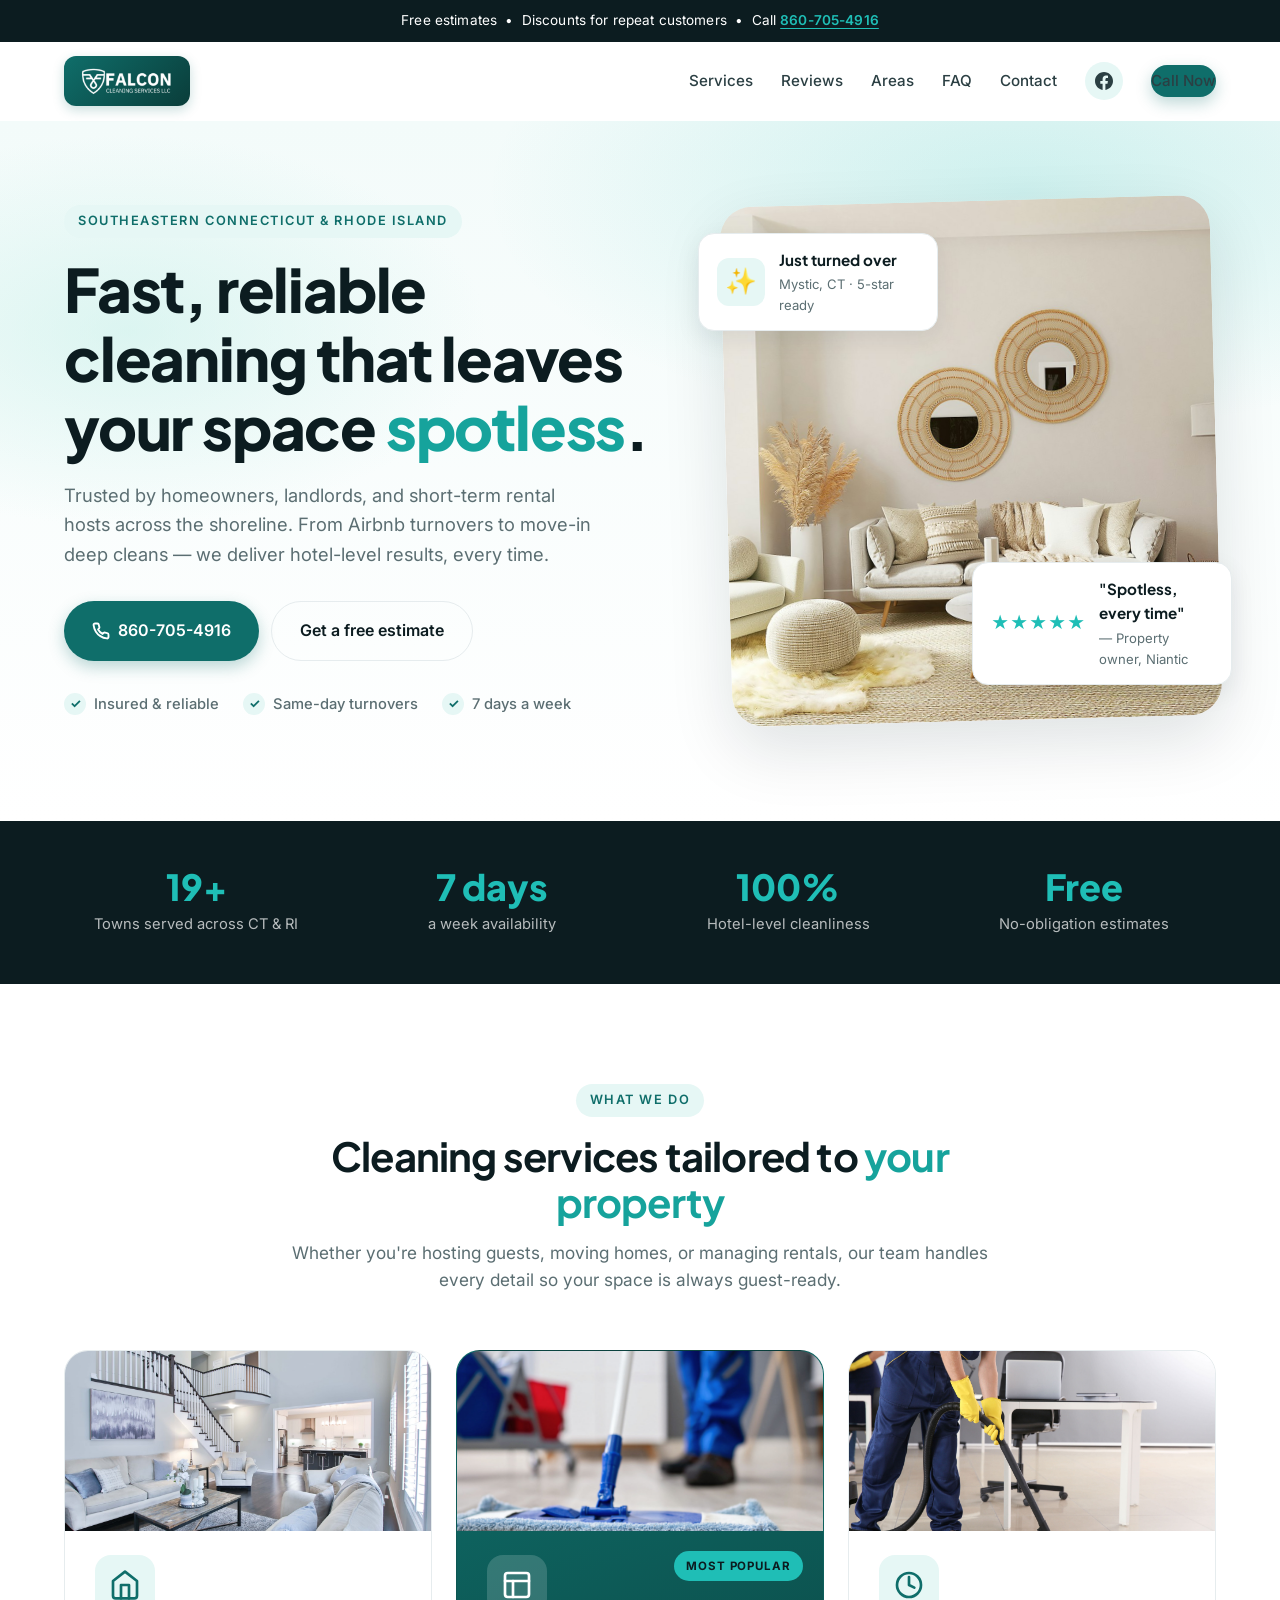
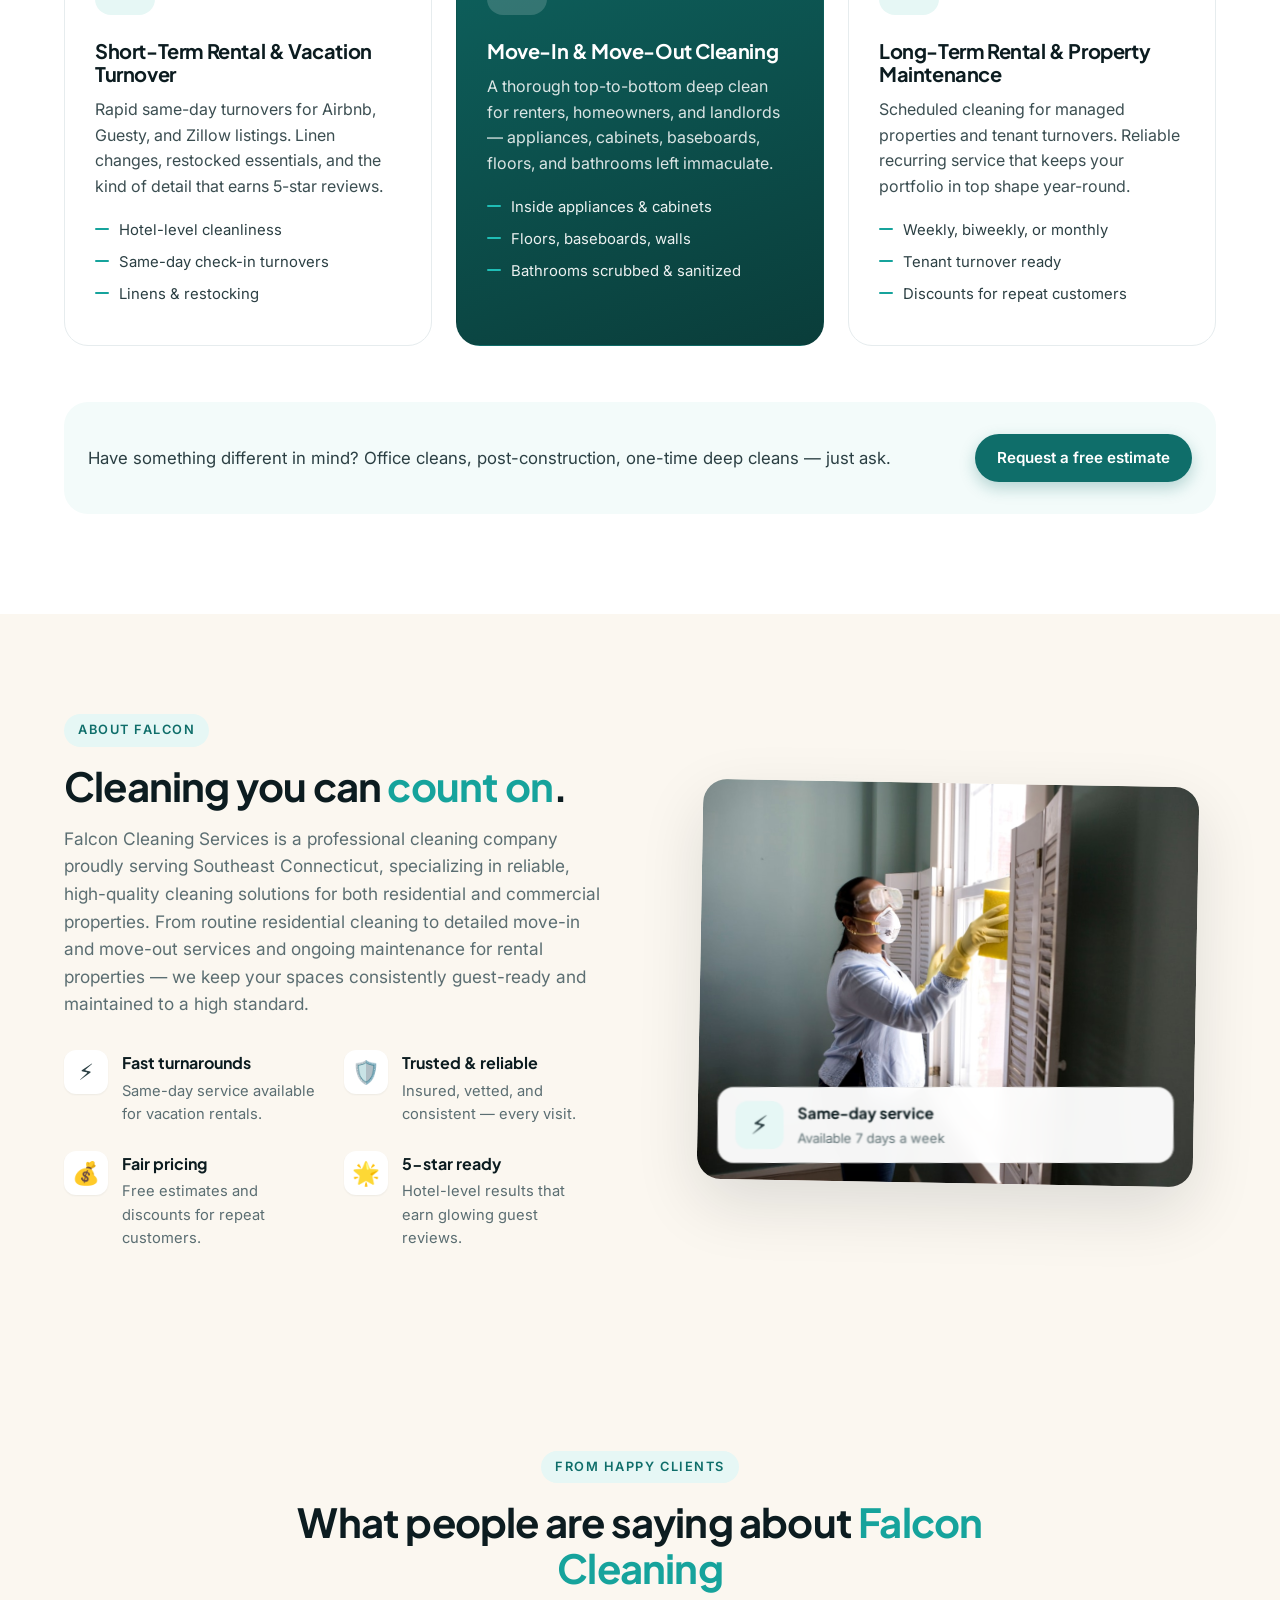
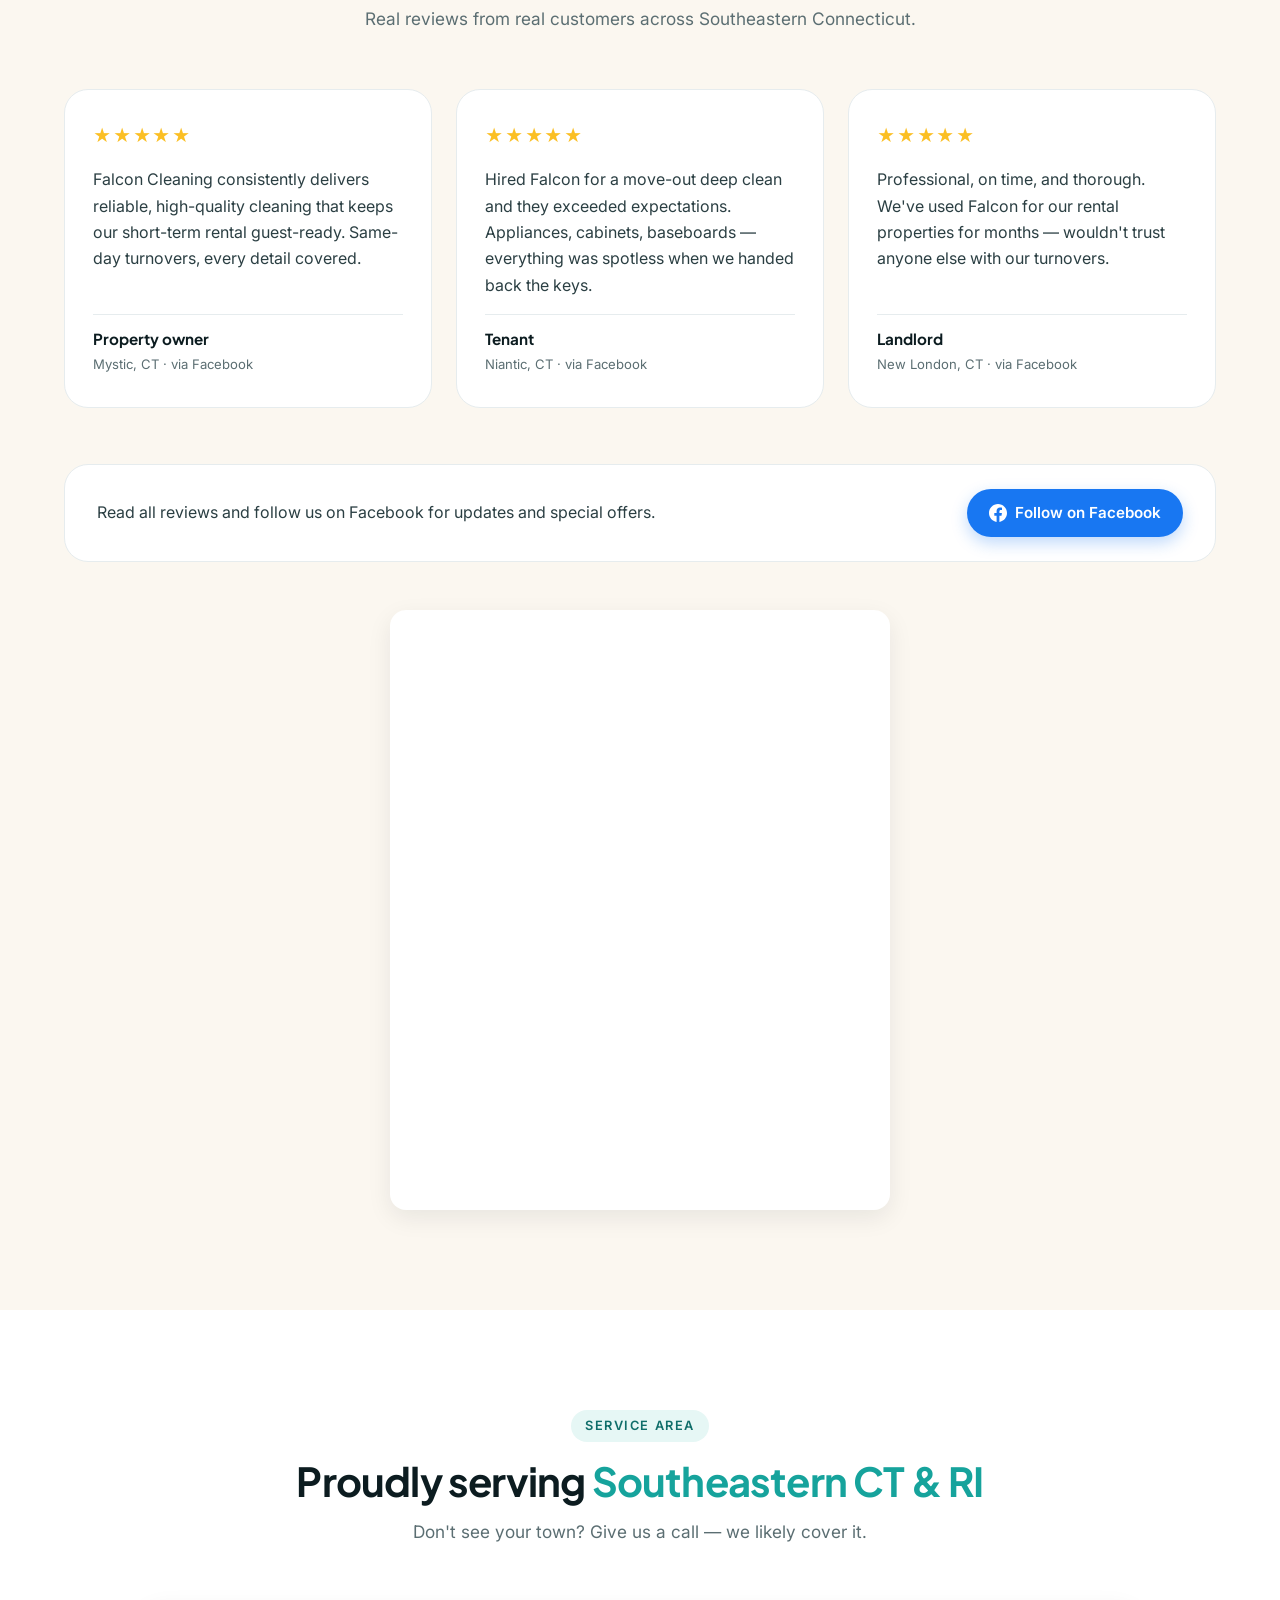
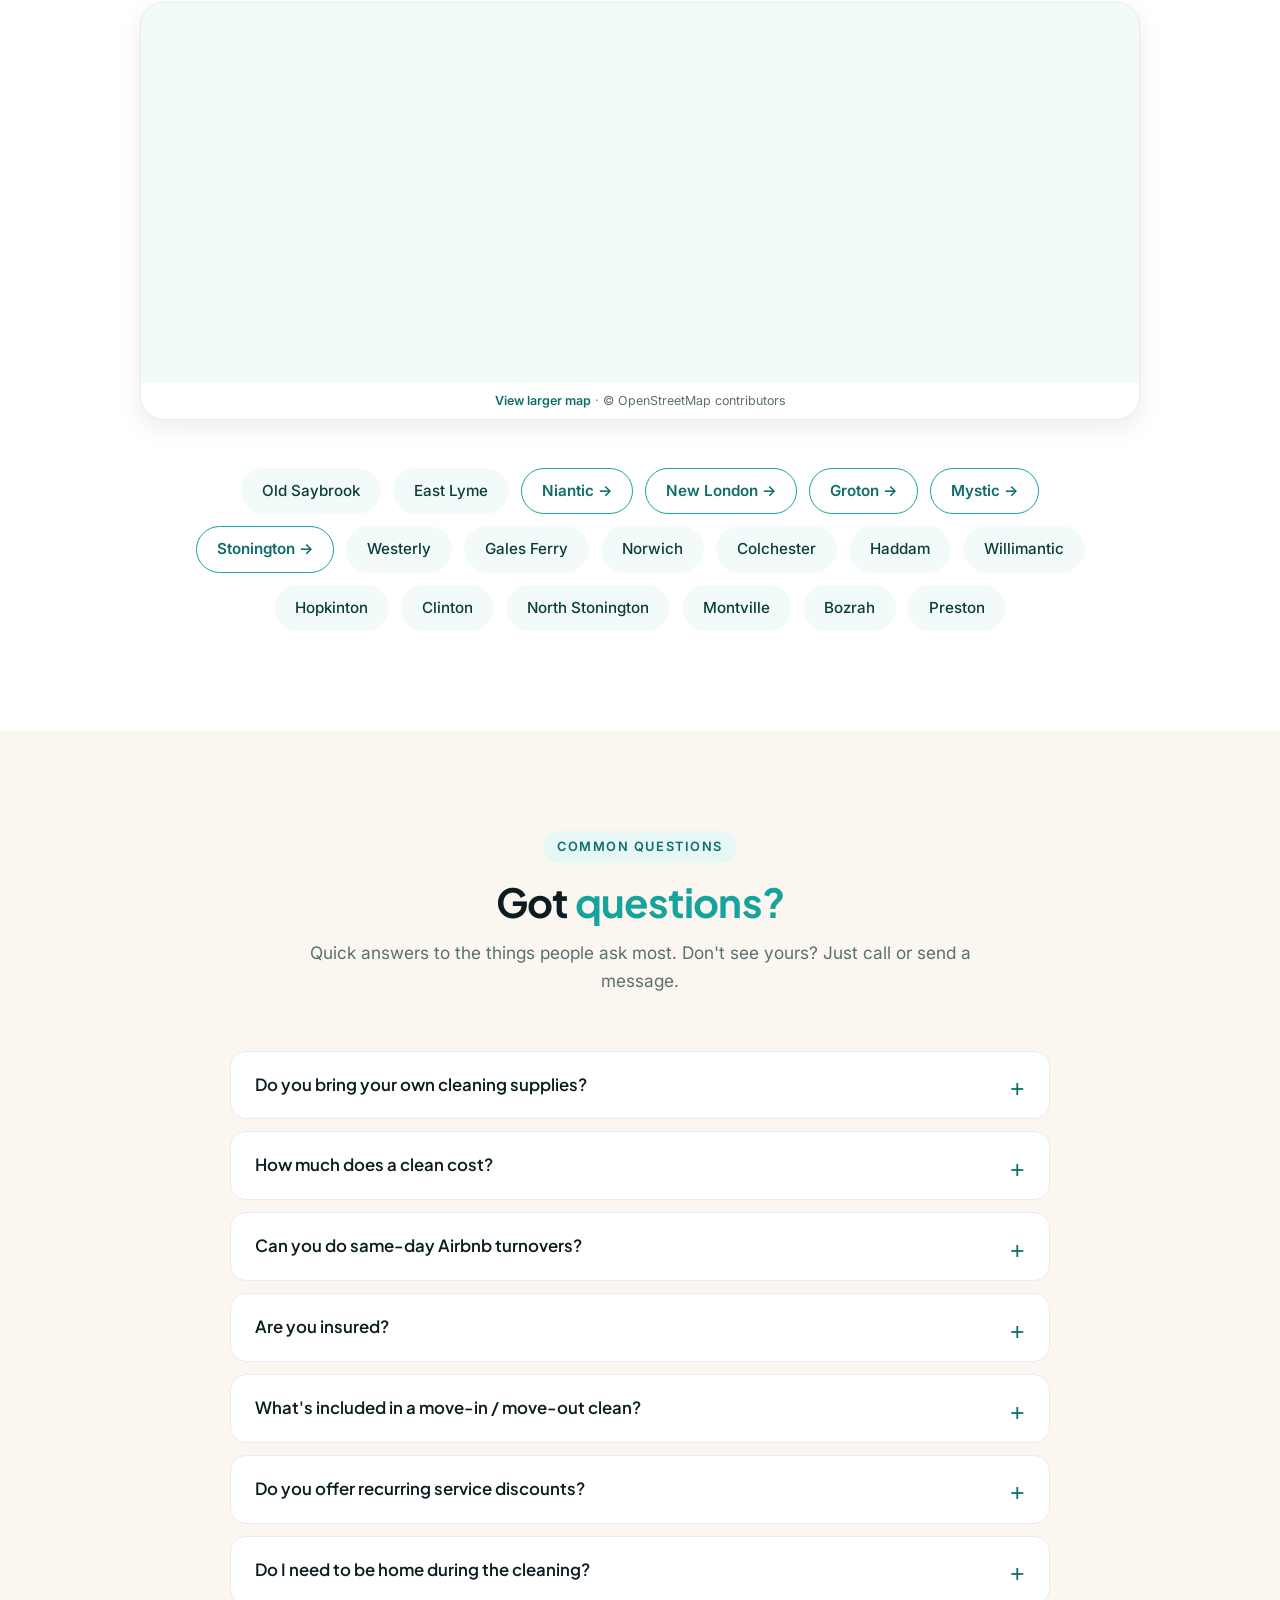
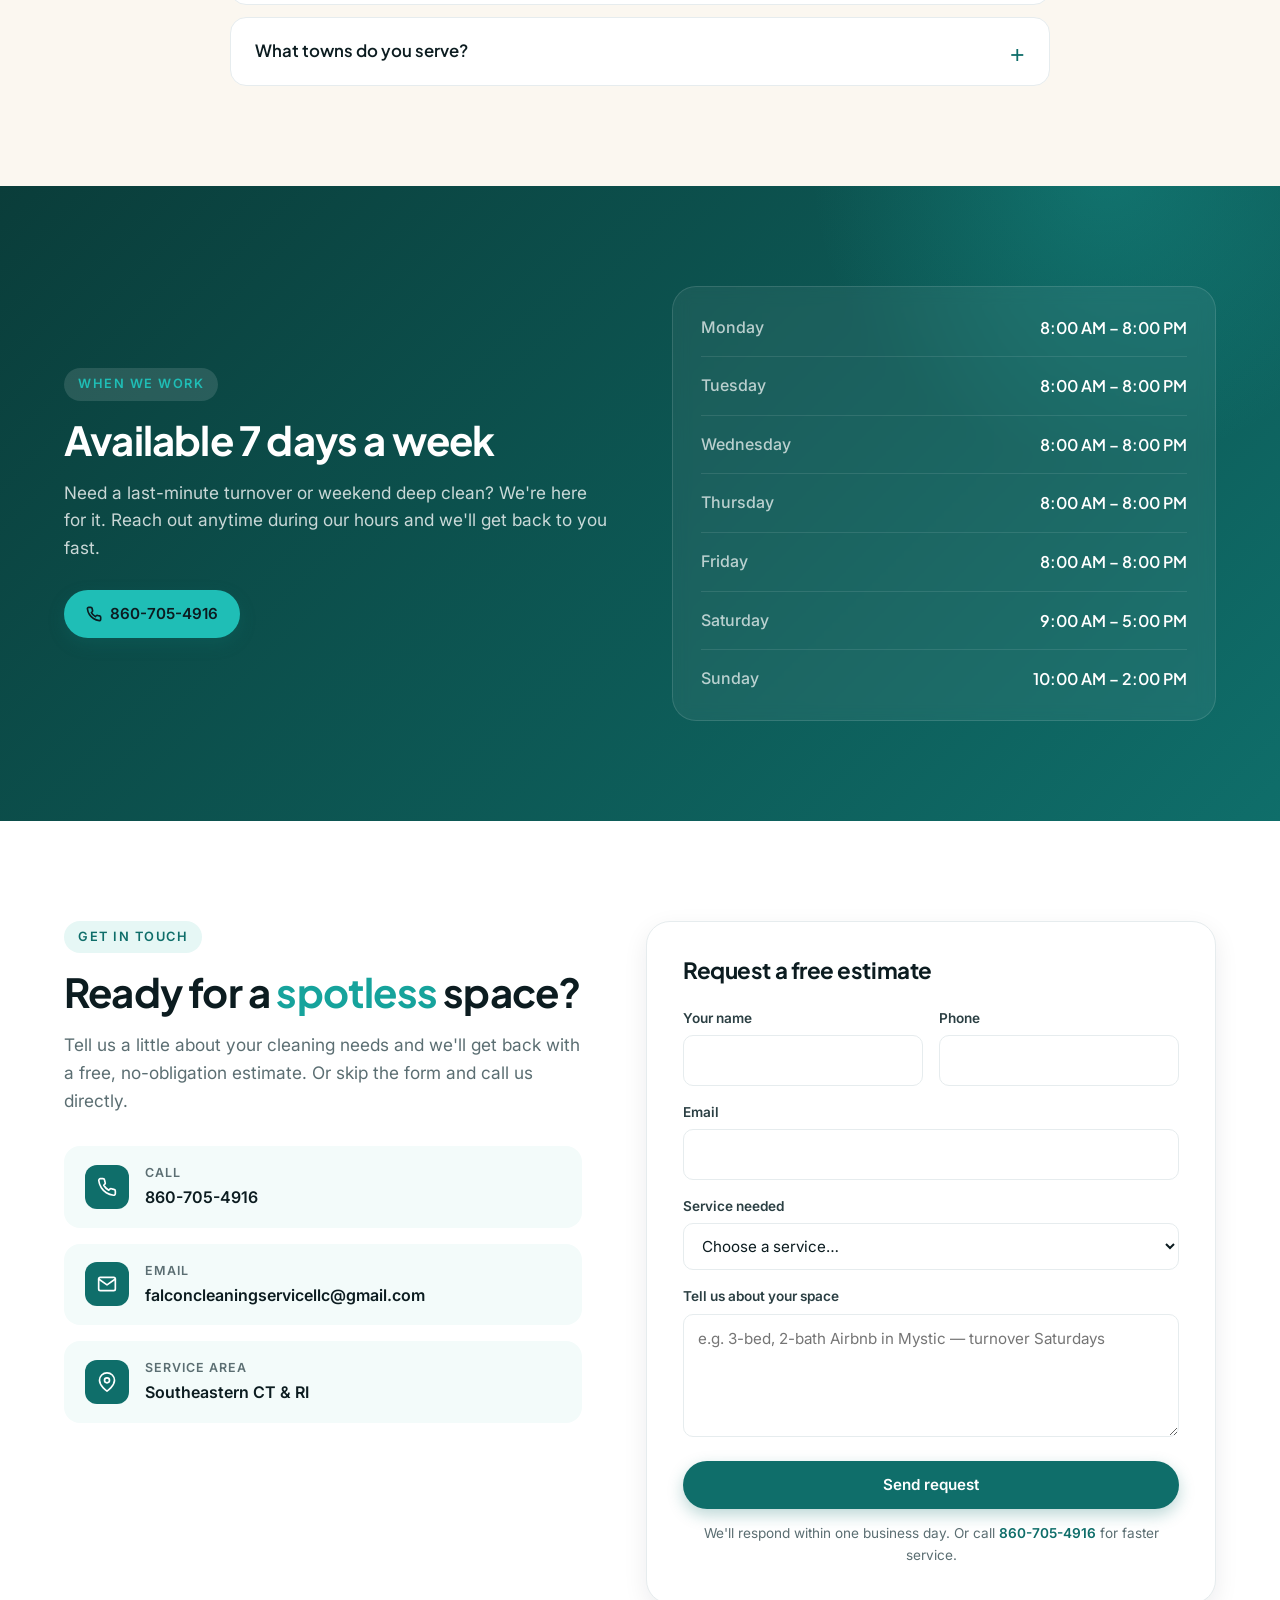
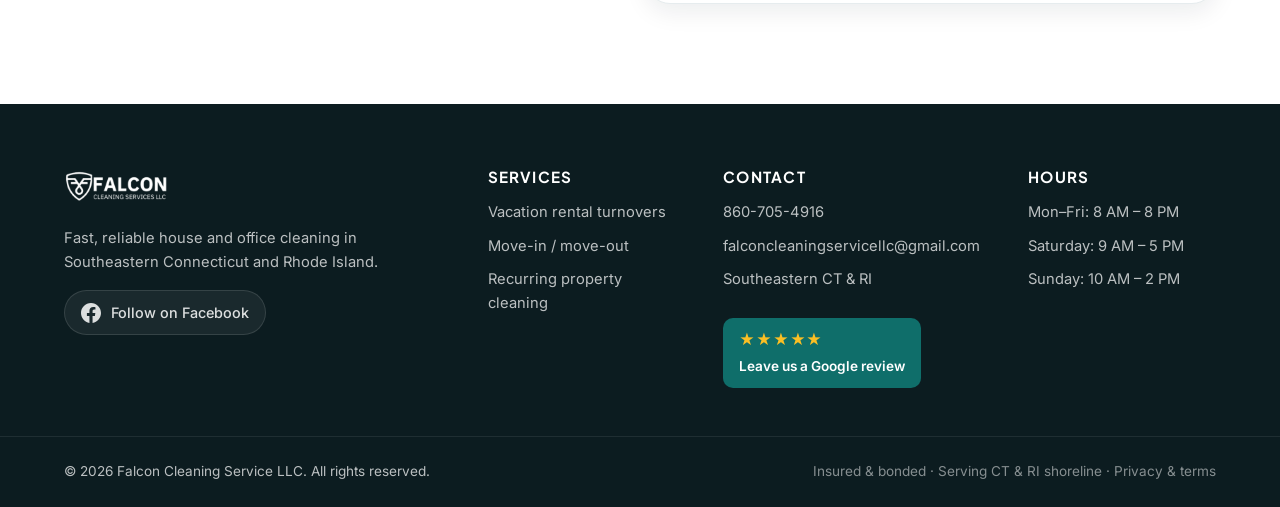
<file: index.html>
<!DOCTYPE html>
<html lang="en">
<head>
  <meta charset="UTF-8" />
  <meta name="viewport" content="width=device-width, initial-scale=1.0" />
  <meta name="theme-color" content="#0f6e6a" />
  <meta name="google-site-verification" content="DGfedyNdwXeZ6hIc8OpbTaXQofQqWXN40J5vNGTc_zg" />
  <title>Falcon Cleaning Service LLC | House & Office Cleaning in Southeastern CT</title>
  <meta name="description" content="Fast, reliable house and office cleaning in Southeastern Connecticut. Specializing in Airbnb turnovers, move-in/out cleaning, and long-term property maintenance. Free estimates. Call 860-705-4916." />
  <meta name="keywords" content="cleaning service, house cleaning, Airbnb turnover, move-in cleaning, move-out cleaning, Connecticut, Mystic, New London, Niantic, Old Saybrook, Stonington, vacation rental cleaning" />
  <meta name="author" content="Falcon Cleaning Service LLC" />
  <link rel="canonical" href="https://falcon-cleaning-ct.onrender.com/" />

  <!-- Favicon -->
  <link rel="icon" type="image/svg+xml" href="favicon.svg" />
  <link rel="apple-touch-icon" href="favicon.svg" />

  <!-- Open Graph (Facebook, LinkedIn, etc.) -->
  <meta property="og:type" content="website" />
  <meta property="og:title" content="Falcon Cleaning Service LLC — Southeastern CT" />
  <meta property="og:description" content="Fast, reliable house and office cleaning across Southeastern Connecticut and Rhode Island. Airbnb turnovers, move-in/out, recurring service. Free estimates." />
  <meta property="og:url" content="https://falcon-cleaning-ct.onrender.com/" />
  <meta property="og:image" content="https://falcon-cleaning-ct.onrender.com/images/hero-bedroom.jpg" />
  <meta property="og:image:width" content="1600" />
  <meta property="og:image:height" content="1067" />
  <meta property="og:site_name" content="Falcon Cleaning Service LLC" />
  <meta property="og:locale" content="en_US" />

  <!-- Twitter card -->
  <meta name="twitter:card" content="summary_large_image" />
  <meta name="twitter:title" content="Falcon Cleaning Service LLC — Southeastern CT" />
  <meta name="twitter:description" content="Fast, reliable house and office cleaning in Southeastern CT. Free estimates. Call 860-705-4916." />
  <meta name="twitter:image" content="https://falcon-cleaning-ct.onrender.com/images/hero-bedroom.jpg" />

  <!-- Schema.org LocalBusiness JSON-LD -->
  <script type="application/ld+json">
  {
    "@context": "https://schema.org",
    "@type": "CleaningService",
    "name": "Falcon Cleaning Service LLC",
    "image": "https://falcon-cleaning-ct.onrender.com/images/hero-bedroom.jpg",
    "url": "https://falcon-cleaning-ct.onrender.com/",
    "telephone": "+1-860-705-4916",
    "email": "falconcleaningservicellc@gmail.com",
    "sameAs": [
      "https://www.facebook.com/profile.php?id=100045180648019"
    ],
    "priceRange": "$$",
    "address": {
      "@type": "PostalAddress",
      "addressRegion": "CT",
      "addressCountry": "US"
    },
    "areaServed": [
      { "@type": "City", "name": "Old Saybrook, CT" },
      { "@type": "City", "name": "East Lyme, CT" },
      { "@type": "City", "name": "Niantic, CT" },
      { "@type": "City", "name": "New London, CT" },
      { "@type": "City", "name": "Groton, CT" },
      { "@type": "City", "name": "Mystic, CT" },
      { "@type": "City", "name": "Stonington, CT" },
      { "@type": "City", "name": "Westerly, RI" },
      { "@type": "City", "name": "Gales Ferry, CT" },
      { "@type": "City", "name": "Norwich, CT" },
      { "@type": "City", "name": "Colchester, CT" },
      { "@type": "City", "name": "Haddam, CT" },
      { "@type": "City", "name": "Willimantic, CT" },
      { "@type": "City", "name": "Hopkinton, RI" },
      { "@type": "City", "name": "Clinton, CT" },
      { "@type": "City", "name": "North Stonington, CT" },
      { "@type": "City", "name": "Montville, CT" },
      { "@type": "City", "name": "Bozrah, CT" },
      { "@type": "City", "name": "Preston, CT" }
    ],
    "openingHoursSpecification": [
      {
        "@type": "OpeningHoursSpecification",
        "dayOfWeek": ["Monday", "Tuesday", "Wednesday", "Thursday", "Friday"],
        "opens": "08:00",
        "closes": "20:00"
      },
      {
        "@type": "OpeningHoursSpecification",
        "dayOfWeek": "Saturday",
        "opens": "09:00",
        "closes": "17:00"
      },
      {
        "@type": "OpeningHoursSpecification",
        "dayOfWeek": "Sunday",
        "opens": "10:00",
        "closes": "14:00"
      }
    ],
    "hasOfferCatalog": {
      "@type": "OfferCatalog",
      "name": "Cleaning Services",
      "itemListElement": [
        { "@type": "Offer", "itemOffered": { "@type": "Service", "name": "Short-Term Rental & Vacation Turnover Cleaning" } },
        { "@type": "Offer", "itemOffered": { "@type": "Service", "name": "Move-In & Move-Out Cleaning" } },
        { "@type": "Offer", "itemOffered": { "@type": "Service", "name": "Long-Term Rental & Property Maintenance" } }
      ]
    }
  }
  </script>

  <link rel="preconnect" href="https://fonts.googleapis.com" />
  <link rel="preconnect" href="https://fonts.gstatic.com" crossorigin />
  <link href="https://fonts.googleapis.com/css2?family=Plus+Jakarta+Sans:wght@400;500;600;700;800&family=Inter:wght@400;500;600&display=swap" rel="stylesheet" />
  <link rel="stylesheet" href="styles.css" />

  <!-- Google tag (gtag.js) -->
  <script async src="https://www.googletagmanager.com/gtag/js?id=G-27G6CH4DCN"></script>
  <script>
    window.dataLayer = window.dataLayer || [];
    function gtag(){dataLayer.push(arguments);}
    gtag('js', new Date());
    gtag('config', 'G-27G6CH4DCN');
  </script>
</head>
<body>
  <!-- Top announcement bar -->
  <div class="announcement">
    <span>Free estimates &nbsp;•&nbsp; Discounts for repeat customers &nbsp;•&nbsp; Call <a href="tel:8607054916">860-705-4916</a></span>
  </div>

  <!-- Header / Nav -->
  <header class="site-header" id="header">
    <div class="container nav-wrap">
      <a href="#home" class="logo" aria-label="Falcon Cleaning Services LLC home">
        <span class="logo-pill">
          <img src="images/logo.png" alt="Falcon Cleaning Services LLC" class="logo-img" />
        </span>
      </a>

      <nav class="nav" id="nav">
        <a href="#services">Services</a>
        <a href="#testimonials">Reviews</a>
        <a href="#areas">Areas</a>
        <a href="#faq">FAQ</a>
        <a href="#contact">Contact</a>
        <a href="https://www.facebook.com/profile.php?id=100045180648019" target="_blank" rel="noopener" class="nav-fb" aria-label="Follow Falcon Cleaning on Facebook">
          <svg width="18" height="18" viewBox="0 0 24 24" fill="currentColor"><path d="M24 12.073c0-6.627-5.373-12-12-12s-12 5.373-12 12c0 5.99 4.388 10.954 10.125 11.854v-8.385H7.078v-3.47h3.047V9.43c0-3.007 1.792-4.669 4.533-4.669 1.312 0 2.686.235 2.686.235v2.953H15.83c-1.491 0-1.956.925-1.956 1.874v2.25h3.328l-.532 3.47h-2.796v8.385C19.612 23.027 24 18.062 24 12.073z"/></svg>
        </a>
        <a href="tel:8607054916" class="btn btn-primary nav-cta">Call Now</a>
      </nav>

      <button class="menu-toggle" id="menuToggle" aria-label="Toggle menu" aria-expanded="false">
        <span></span><span></span><span></span>
      </button>
    </div>
  </header>

  <!-- Hero -->
  <section class="hero" id="home">
    <div class="hero-bg" aria-hidden="true"></div>
    <div class="container hero-inner">
      <div class="hero-text">
        <span class="eyebrow">Southeastern Connecticut &amp; Rhode Island</span>
        <h1>Fast, reliable cleaning that leaves your space <span class="accent">spotless</span>.</h1>
        <p class="lede">
          Trusted by homeowners, landlords, and short-term rental hosts across the shoreline. From Airbnb turnovers to move-in deep cleans — we deliver hotel-level results, every time.
        </p>
        <div class="hero-cta">
          <a href="tel:8607054916" class="btn btn-primary btn-lg">
            <svg width="18" height="18" viewBox="0 0 24 24" fill="none" stroke="currentColor" stroke-width="2.5" stroke-linecap="round" stroke-linejoin="round"><path d="M22 16.92v3a2 2 0 01-2.18 2 19.79 19.79 0 01-8.63-3.07 19.5 19.5 0 01-6-6 19.79 19.79 0 01-3.07-8.67A2 2 0 014.11 2h3a2 2 0 012 1.72 12.84 12.84 0 00.7 2.81 2 2 0 01-.45 2.11L8.09 9.91a16 16 0 006 6l1.27-1.27a2 2 0 012.11-.45 12.84 12.84 0 002.81.7A2 2 0 0122 16.92z"/></svg>
            860-705-4916
          </a>
          <a href="#contact" class="btn btn-ghost btn-lg">Get a free estimate</a>
        </div>

        <ul class="trust-list">
          <li><span class="check" aria-hidden="true">✓</span> Insured &amp; reliable</li>
          <li><span class="check" aria-hidden="true">✓</span> Same-day turnovers</li>
          <li><span class="check" aria-hidden="true">✓</span> 7 days a week</li>
        </ul>
      </div>

      <div class="hero-visual">
        <div class="hero-photo">
          <img src="images/hero-bedroom.jpg" alt="Beautifully clean modern living room" loading="eager" />
        </div>
        <div class="hero-card hero-card-floating">
          <div class="hc-icon">✨</div>
          <div class="hc-text">
            <strong>Just turned over</strong>
            <span>Mystic, CT · 5-star ready</span>
          </div>
        </div>
        <div class="hero-card hero-card-floating-2">
          <div class="hc-stars">★★★★★</div>
          <div class="hc-text">
            <strong>"Spotless, every time"</strong>
            <span>— Property owner, Niantic</span>
          </div>
        </div>
      </div>
    </div>
  </section>

  <!-- Stats / Trust strip -->
  <section class="trust-strip">
    <div class="container trust-grid">
      <div class="trust-item">
        <div class="ti-num">19+</div>
        <div class="ti-label">Towns served across CT &amp; RI</div>
      </div>
      <div class="trust-item">
        <div class="ti-num">7 days</div>
        <div class="ti-label">a week availability</div>
      </div>
      <div class="trust-item">
        <div class="ti-num">100%</div>
        <div class="ti-label">Hotel-level cleanliness</div>
      </div>
      <div class="trust-item">
        <div class="ti-num">Free</div>
        <div class="ti-label">No-obligation estimates</div>
      </div>
    </div>
  </section>

  <!-- Services -->
  <section class="services" id="services">
    <div class="container">
      <div class="section-head">
        <span class="eyebrow">What we do</span>
        <h2>Cleaning services tailored to <span class="accent">your property</span></h2>
        <p>Whether you're hosting guests, moving homes, or managing rentals, our team handles every detail so your space is always guest-ready.</p>
      </div>

      <div class="services-grid">
        <article class="service-card">
          <div class="service-photo">
            <img src="images/clean-kitchen.jpg" alt="Spotless living area ready for guests" loading="lazy" />
          </div>
          <div class="service-icon">
            <svg width="32" height="32" viewBox="0 0 24 24" fill="none" stroke="currentColor" stroke-width="2" stroke-linecap="round" stroke-linejoin="round"><path d="M3 9l9-7 9 7v11a2 2 0 01-2 2H5a2 2 0 01-2-2z"/><polyline points="9 22 9 12 15 12 15 22"/></svg>
          </div>
          <h3>Short-Term Rental &amp; Vacation Turnover</h3>
          <p>Rapid same-day turnovers for Airbnb, Guesty, and Zillow listings. Linen changes, restocked essentials, and the kind of detail that earns 5-star reviews.</p>
          <ul class="service-points">
            <li>Hotel-level cleanliness</li>
            <li>Same-day check-in turnovers</li>
            <li>Linens &amp; restocking</li>
          </ul>
        </article>

        <article class="service-card featured">
          <div class="service-photo">
            <img src="images/her-mop.jpg" alt="Floor being mopped to a shine" loading="lazy" />
          </div>
          <div class="badge">Most popular</div>
          <div class="service-icon">
            <svg width="32" height="32" viewBox="0 0 24 24" fill="none" stroke="currentColor" stroke-width="2" stroke-linecap="round" stroke-linejoin="round"><rect x="3" y="3" width="18" height="18" rx="2" ry="2"/><line x1="3" y1="9" x2="21" y2="9"/><line x1="9" y1="21" x2="9" y2="9"/></svg>
          </div>
          <h3>Move-In &amp; Move-Out Cleaning</h3>
          <p>A thorough top-to-bottom deep clean for renters, homeowners, and landlords — appliances, cabinets, baseboards, floors, and bathrooms left immaculate.</p>
          <ul class="service-points">
            <li>Inside appliances &amp; cabinets</li>
            <li>Floors, baseboards, walls</li>
            <li>Bathrooms scrubbed &amp; sanitized</li>
          </ul>
        </article>

        <article class="service-card">
          <div class="service-photo">
            <img src="images/her-vacuum.jpg" alt="Office vacuuming in progress" loading="lazy" />
          </div>
          <div class="service-icon">
            <svg width="32" height="32" viewBox="0 0 24 24" fill="none" stroke="currentColor" stroke-width="2" stroke-linecap="round" stroke-linejoin="round"><path d="M21 12a9 9 0 11-18 0 9 9 0 0118 0z"/><polyline points="12 6 12 12 16 14"/></svg>
          </div>
          <h3>Long-Term Rental &amp; Property Maintenance</h3>
          <p>Scheduled cleaning for managed properties and tenant turnovers. Reliable recurring service that keeps your portfolio in top shape year-round.</p>
          <ul class="service-points">
            <li>Weekly, biweekly, or monthly</li>
            <li>Tenant turnover ready</li>
            <li>Discounts for repeat customers</li>
          </ul>
        </article>
      </div>

      <div class="services-cta">
        <p>Have something different in mind? Office cleans, post-construction, one-time deep cleans — just ask.</p>
        <a href="#contact" class="btn btn-primary">Request a free estimate</a>
      </div>
    </div>
  </section>

  <!-- Why us -->
  <section class="why">
    <div class="container why-grid">
      <div class="why-text">
        <span class="eyebrow">About Falcon</span>
        <h2>Cleaning you can <span class="accent">count on</span>.</h2>
        <p>Falcon Cleaning Services is a professional cleaning company proudly serving Southeast Connecticut, specializing in reliable, high-quality cleaning solutions for both residential and commercial properties. From routine residential cleaning to detailed move-in and move-out services and ongoing maintenance for rental properties — we keep your spaces consistently guest-ready and maintained to a high standard.</p>

        <div class="why-features">
          <div class="why-feature">
            <div class="wf-icon">⚡</div>
            <div>
              <strong>Fast turnarounds</strong>
              <p>Same-day service available for vacation rentals.</p>
            </div>
          </div>
          <div class="why-feature">
            <div class="wf-icon">🛡️</div>
            <div>
              <strong>Trusted &amp; reliable</strong>
              <p>Insured, vetted, and consistent — every visit.</p>
            </div>
          </div>
          <div class="why-feature">
            <div class="wf-icon">💰</div>
            <div>
              <strong>Fair pricing</strong>
              <p>Free estimates and discounts for repeat customers.</p>
            </div>
          </div>
          <div class="why-feature">
            <div class="wf-icon">🌟</div>
            <div>
              <strong>5-star ready</strong>
              <p>Hotel-level results that earn glowing guest reviews.</p>
            </div>
          </div>
        </div>
      </div>

      <div class="why-visual">
        <div class="visual-shape shape-1" aria-hidden="true"></div>
        <div class="visual-shape shape-2" aria-hidden="true"></div>
        <div class="why-photo">
          <img src="images/cleaning-supplies.jpg" alt="Falcon Cleaning team member at work" loading="lazy" />
          <div class="photo-badge">
            <div class="pb-icon">⚡</div>
            <div class="pb-text">
              <strong>Same-day service</strong>
              <span>Available 7 days a week</span>
            </div>
          </div>
        </div>
      </div>
    </div>
  </section>

  <!-- Testimonials & Facebook -->
  <section class="testimonials" id="testimonials">
    <div class="container">
      <div class="section-head">
        <span class="eyebrow">From happy clients</span>
        <h2>What people are saying about <span class="accent">Falcon Cleaning</span></h2>
        <p>Real reviews from real customers across Southeastern Connecticut.</p>
      </div>

      <div class="testimonials-grid">
        <article class="testimonial-card">
          <div class="t-stars">★★★★★</div>
          <p class="t-quote">Falcon Cleaning consistently delivers reliable, high-quality cleaning that keeps our short-term rental guest-ready. Same-day turnovers, every detail covered.</p>
          <div class="t-author">
            <strong>Property owner</strong>
            <span>Mystic, CT · via Facebook</span>
          </div>
        </article>

        <article class="testimonial-card">
          <div class="t-stars">★★★★★</div>
          <p class="t-quote">Hired Falcon for a move-out deep clean and they exceeded expectations. Appliances, cabinets, baseboards — everything was spotless when we handed back the keys.</p>
          <div class="t-author">
            <strong>Tenant</strong>
            <span>Niantic, CT · via Facebook</span>
          </div>
        </article>

        <article class="testimonial-card">
          <div class="t-stars">★★★★★</div>
          <p class="t-quote">Professional, on time, and thorough. We've used Falcon for our rental properties for months — wouldn't trust anyone else with our turnovers.</p>
          <div class="t-author">
            <strong>Landlord</strong>
            <span>New London, CT · via Facebook</span>
          </div>
        </article>
      </div>

      <div class="fb-cta">
        <p>Read all reviews and follow us on Facebook for updates and special offers.</p>
        <a href="https://www.facebook.com/profile.php?id=100045180648019" target="_blank" rel="noopener" class="btn btn-primary">
          <svg width="18" height="18" viewBox="0 0 24 24" fill="currentColor"><path d="M24 12.073c0-6.627-5.373-12-12-12s-12 5.373-12 12c0 5.99 4.388 10.954 10.125 11.854v-8.385H7.078v-3.47h3.047V9.43c0-3.007 1.792-4.669 4.533-4.669 1.312 0 2.686.235 2.686.235v2.953H15.83c-1.491 0-1.956.925-1.956 1.874v2.25h3.328l-.532 3.47h-2.796v8.385C19.612 23.027 24 18.062 24 12.073z"/></svg>
          Follow on Facebook
        </a>
      </div>

      <div class="fb-embed-wrap">
        <iframe
          src="https://www.facebook.com/plugins/page.php?href=https%3A%2F%2Fwww.facebook.com%2Fprofile.php%3Fid%3D100045180648019&tabs=timeline&width=500&height=600&small_header=false&adapt_container_width=true&hide_cover=false&show_facepile=true"
          width="500"
          height="600"
          style="border:none;overflow:hidden;border-radius: 16px;"
          scrolling="no"
          frameborder="0"
          allowfullscreen="true"
          allow="autoplay; clipboard-write; encrypted-media; picture-in-picture; web-share"
          loading="lazy"
          title="Falcon Cleaning Service on Facebook"></iframe>
      </div>
    </div>
  </section>

  <!-- Areas Served -->
  <section class="areas" id="areas">
    <div class="container">
      <div class="section-head">
        <span class="eyebrow">Service area</span>
        <h2>Proudly serving <span class="accent">Southeastern CT &amp; RI</span></h2>
        <p>Don't see your town? Give us a call — we likely cover it.</p>
      </div>

      <div class="map-wrap" aria-label="Service area map">
        <iframe
          src="https://www.openstreetmap.org/export/embed.html?bbox=-72.85,41.20,-71.65,41.75&layer=mapnik&marker=41.4205,-72.0451"
          width="100%"
          height="380"
          style="border:0; border-radius: 24px; display:block;"
          loading="lazy"
          title="Falcon Cleaning Service area: Southeastern Connecticut and Rhode Island"></iframe>
        <p class="map-attribution"><a href="https://www.openstreetmap.org/?mlat=41.4205&mlon=-72.0451#map=9/41.42/-72.05" target="_blank" rel="noopener">View larger map</a> · &copy; OpenStreetMap contributors</p>
      </div>

      <div class="towns-grid">
        <span class="town">Old Saybrook</span>
        <span class="town">East Lyme</span>
        <a href="niantic.html" class="town town-link">Niantic →</a>
        <a href="new-london.html" class="town town-link">New London →</a>
        <a href="groton.html" class="town town-link">Groton →</a>
        <a href="mystic.html" class="town town-link">Mystic →</a>
        <a href="stonington.html" class="town town-link">Stonington →</a>
        <span class="town">Westerly</span>
        <span class="town">Gales Ferry</span>
        <span class="town">Norwich</span>
        <span class="town">Colchester</span>
        <span class="town">Haddam</span>
        <span class="town">Willimantic</span>
        <span class="town">Hopkinton</span>
        <span class="town">Clinton</span>
        <span class="town">North Stonington</span>
        <span class="town">Montville</span>
        <span class="town">Bozrah</span>
        <span class="town">Preston</span>
      </div>
    </div>
  </section>

  <!-- FAQ -->
  <section class="faq" id="faq">
    <div class="container">
      <div class="section-head">
        <span class="eyebrow">Common questions</span>
        <h2>Got <span class="accent">questions?</span></h2>
        <p>Quick answers to the things people ask most. Don't see yours? Just call or send a message.</p>
      </div>

      <div class="faq-grid">
        <details class="faq-item">
          <summary>Do you bring your own cleaning supplies?</summary>
          <p>Yes — we arrive fully equipped with professional-grade products and tools. If you have specific products you'd like us to use (eco-friendly, fragrance-free, etc.), just let us know.</p>
        </details>

        <details class="faq-item">
          <summary>How much does a clean cost?</summary>
          <p>Pricing depends on the size of the space, the type of clean (turnover, deep clean, recurring), and any extras. Every estimate is free and there's no obligation — call <a href="tel:8607054916">860-705-4916</a> or fill out the form below.</p>
        </details>

        <details class="faq-item">
          <summary>Can you do same-day Airbnb turnovers?</summary>
          <p>Often, yes. We specialize in vacation rental turnovers and work with Airbnb, Guesty, and Zillow hosts. Same-day availability depends on our schedule — booking a recurring slot guarantees coverage.</p>
        </details>

        <details class="faq-item">
          <summary>Are you insured?</summary>
          <p>Yes, Falcon Cleaning Service is fully insured. You're protected on every visit.</p>
        </details>

        <details class="faq-item">
          <summary>What's included in a move-in / move-out clean?</summary>
          <p>A full top-to-bottom: kitchen (inside appliances, cabinets, counters, sinks), bathrooms (scrubbed and sanitized), all floors mopped or vacuumed, baseboards, walls spot-cleaned, dusting throughout, and trash removed. We leave the space ready for the next occupant.</p>
        </details>

        <details class="faq-item">
          <summary>Do you offer recurring service discounts?</summary>
          <p>Yes — qualifying repeat customers get a discount on every visit. Weekly, biweekly, and monthly schedules all qualify.</p>
        </details>

        <details class="faq-item">
          <summary>Do I need to be home during the cleaning?</summary>
          <p>Not at all. Most of our clients leave us a key, lockbox code, or smart-lock access. We'll lock up when we leave.</p>
        </details>

        <details class="faq-item">
          <summary>What towns do you serve?</summary>
          <p>We cover most of Southeastern Connecticut and parts of Rhode Island — see the <a href="#areas">full list</a> above. If your town isn't listed, give us a call; we likely cover it.</p>
        </details>
      </div>
    </div>
  </section>

  <!-- Hours -->
  <section class="hours-section" id="hours">
    <div class="container hours-grid">
      <div class="hours-text">
        <span class="eyebrow">When we work</span>
        <h2>Available 7 days a week</h2>
        <p>Need a last-minute turnover or weekend deep clean? We're here for it. Reach out anytime during our hours and we'll get back to you fast.</p>
        <a href="tel:8607054916" class="btn btn-primary">
          <svg width="16" height="16" viewBox="0 0 24 24" fill="none" stroke="currentColor" stroke-width="2.5" stroke-linecap="round" stroke-linejoin="round"><path d="M22 16.92v3a2 2 0 01-2.18 2 19.79 19.79 0 01-8.63-3.07 19.5 19.5 0 01-6-6 19.79 19.79 0 01-3.07-8.67A2 2 0 014.11 2h3a2 2 0 012 1.72 12.84 12.84 0 00.7 2.81 2 2 0 01-.45 2.11L8.09 9.91a16 16 0 006 6l1.27-1.27a2 2 0 012.11-.45 12.84 12.84 0 002.81.7A2 2 0 0122 16.92z"/></svg>
          860-705-4916
        </a>
      </div>

      <div class="hours-card">
        <div class="hours-row"><span>Monday</span><span>8:00 AM – 8:00 PM</span></div>
        <div class="hours-row"><span>Tuesday</span><span>8:00 AM – 8:00 PM</span></div>
        <div class="hours-row"><span>Wednesday</span><span>8:00 AM – 8:00 PM</span></div>
        <div class="hours-row"><span>Thursday</span><span>8:00 AM – 8:00 PM</span></div>
        <div class="hours-row"><span>Friday</span><span>8:00 AM – 8:00 PM</span></div>
        <div class="hours-row"><span>Saturday</span><span>9:00 AM – 5:00 PM</span></div>
        <div class="hours-row"><span>Sunday</span><span>10:00 AM – 2:00 PM</span></div>
      </div>
    </div>
  </section>

  <!-- Contact / CTA -->
  <section class="contact" id="contact">
    <div class="container contact-grid">
      <div class="contact-text">
        <span class="eyebrow">Get in touch</span>
        <h2>Ready for a <span class="accent">spotless</span> space?</h2>
        <p>Tell us a little about your cleaning needs and we'll get back with a free, no-obligation estimate. Or skip the form and call us directly.</p>

        <div class="contact-methods">
          <a href="tel:8607054916" class="contact-method">
            <div class="cm-icon">
              <svg width="20" height="20" viewBox="0 0 24 24" fill="none" stroke="currentColor" stroke-width="2" stroke-linecap="round" stroke-linejoin="round"><path d="M22 16.92v3a2 2 0 01-2.18 2 19.79 19.79 0 01-8.63-3.07 19.5 19.5 0 01-6-6 19.79 19.79 0 01-3.07-8.67A2 2 0 014.11 2h3a2 2 0 012 1.72 12.84 12.84 0 00.7 2.81 2 2 0 01-.45 2.11L8.09 9.91a16 16 0 006 6l1.27-1.27a2 2 0 012.11-.45 12.84 12.84 0 002.81.7A2 2 0 0122 16.92z"/></svg>
            </div>
            <div>
              <span class="cm-label">Call</span>
              <strong>860-705-4916</strong>
            </div>
          </a>
          <a href="mailto:falconcleaningservicellc@gmail.com" class="contact-method">
            <div class="cm-icon">
              <svg width="20" height="20" viewBox="0 0 24 24" fill="none" stroke="currentColor" stroke-width="2" stroke-linecap="round" stroke-linejoin="round"><path d="M4 4h16c1.1 0 2 .9 2 2v12c0 1.1-.9 2-2 2H4c-1.1 0-2-.9-2-2V6c0-1.1.9-2 2-2z"/><polyline points="22,6 12,13 2,6"/></svg>
            </div>
            <div>
              <span class="cm-label">Email</span>
              <strong>falconcleaningservicellc@gmail.com</strong>
            </div>
          </a>
          <div class="contact-method">
            <div class="cm-icon">
              <svg width="20" height="20" viewBox="0 0 24 24" fill="none" stroke="currentColor" stroke-width="2" stroke-linecap="round" stroke-linejoin="round"><path d="M21 10c0 7-9 13-9 13s-9-6-9-13a9 9 0 0118 0z"/><circle cx="12" cy="10" r="3"/></svg>
            </div>
            <div>
              <span class="cm-label">Service area</span>
              <strong>Southeastern CT &amp; RI</strong>
            </div>
          </div>
        </div>
      </div>

      <form class="contact-form" id="contactForm" novalidate>
        <h3>Request a free estimate</h3>

        <div class="form-row">
          <div class="form-field">
            <label for="name">Your name</label>
            <input type="text" id="name" name="name" required autocomplete="name" />
          </div>
          <div class="form-field">
            <label for="phone">Phone</label>
            <input type="tel" id="phone" name="phone" autocomplete="tel" />
          </div>
        </div>

        <div class="form-field">
          <label for="email">Email</label>
          <input type="email" id="email" name="email" required autocomplete="email" />
        </div>

        <div class="form-field">
          <label for="service">Service needed</label>
          <select id="service" name="service">
            <option value="">Choose a service…</option>
            <option>Short-term rental / Airbnb turnover</option>
            <option>Move-in / move-out cleaning</option>
            <option>Long-term / recurring cleaning</option>
            <option>Office cleaning</option>
            <option>Other / not sure</option>
          </select>
        </div>

        <div class="form-field">
          <label for="message">Tell us about your space</label>
          <textarea id="message" name="message" rows="4" placeholder="e.g. 3-bed, 2-bath Airbnb in Mystic — turnover Saturdays"></textarea>
        </div>

        <button type="submit" class="btn btn-primary btn-block">Send request</button>
        <p class="form-note">We'll respond within one business day. Or call <a href="tel:8607054916">860-705-4916</a> for faster service.</p>

        <div class="form-success" id="formSuccess" hidden>
          <strong>Thanks!</strong> Your request has been prepared in your email — please send it to complete. We'll be in touch shortly.
        </div>
      </form>
    </div>
  </section>

  <!-- Footer -->
  <footer class="footer">
    <div class="container footer-grid">
      <div class="footer-brand">
        <div class="logo footer-logo">
          <img src="images/logo.png" alt="Falcon Cleaning Services LLC" class="logo-img logo-img-light" />
        </div>
        <p>Fast, reliable house and office cleaning in Southeastern Connecticut and Rhode Island.</p>
        <a href="https://www.facebook.com/profile.php?id=100045180648019" target="_blank" rel="noopener" class="footer-social">
          <svg width="20" height="20" viewBox="0 0 24 24" fill="currentColor"><path d="M24 12.073c0-6.627-5.373-12-12-12s-12 5.373-12 12c0 5.99 4.388 10.954 10.125 11.854v-8.385H7.078v-3.47h3.047V9.43c0-3.007 1.792-4.669 4.533-4.669 1.312 0 2.686.235 2.686.235v2.953H15.83c-1.491 0-1.956.925-1.956 1.874v2.25h3.328l-.532 3.47h-2.796v8.385C19.612 23.027 24 18.062 24 12.073z"/></svg>
          <span>Follow on Facebook</span>
        </a>
      </div>

      <div class="footer-col">
        <h4>Services</h4>
        <ul>
          <li><a href="#services">Vacation rental turnovers</a></li>
          <li><a href="#services">Move-in / move-out</a></li>
          <li><a href="#services">Recurring property cleaning</a></li>
        </ul>
      </div>

      <div class="footer-col">
        <h4>Contact</h4>
        <ul>
          <li><a href="tel:8607054916">860-705-4916</a></li>
          <li><a href="mailto:falconcleaningservicellc@gmail.com">falconcleaningservicellc@gmail.com</a></li>
          <li>Southeastern CT &amp; RI</li>
        </ul>
        <a href="https://www.google.com/search?q=Falcon+Cleaning+Service+LLC+Connecticut" target="_blank" rel="noopener" class="review-cta" id="googleReviewLink">
          <span class="review-stars">★★★★★</span>
          Leave us a Google review
        </a>
      </div>

      <div class="footer-col">
        <h4>Hours</h4>
        <ul>
          <li>Mon–Fri: 8 AM – 8 PM</li>
          <li>Saturday: 9 AM – 5 PM</li>
          <li>Sunday: 10 AM – 2 PM</li>
        </ul>
      </div>
    </div>

    <div class="footer-bottom">
      <div class="container footer-bottom-inner">
        <p>&copy; <span id="year">2026</span> Falcon Cleaning Service LLC. All rights reserved.</p>
        <p class="legal">
          Insured &amp; bonded · Serving CT &amp; RI shoreline ·
          <a href="privacy.html">Privacy &amp; terms</a>
        </p>
      </div>
    </div>
  </footer>

  <!-- Sticky mobile call button -->
  <a href="tel:8607054916" class="mobile-call" aria-label="Call Falcon Cleaning at 860-705-4916">
    <svg width="20" height="20" viewBox="0 0 24 24" fill="none" stroke="currentColor" stroke-width="2.5" stroke-linecap="round" stroke-linejoin="round"><path d="M22 16.92v3a2 2 0 01-2.18 2 19.79 19.79 0 01-8.63-3.07 19.5 19.5 0 01-6-6 19.79 19.79 0 01-3.07-8.67A2 2 0 014.11 2h3a2 2 0 012 1.72 12.84 12.84 0 00.7 2.81 2 2 0 01-.45 2.11L8.09 9.91a16 16 0 006 6l1.27-1.27a2 2 0 012.11-.45 12.84 12.84 0 002.81.7A2 2 0 0122 16.92z"/></svg>
    <span>Call now</span>
  </a>

  <script src="script.js"></script>
</body>
</html>
</file>
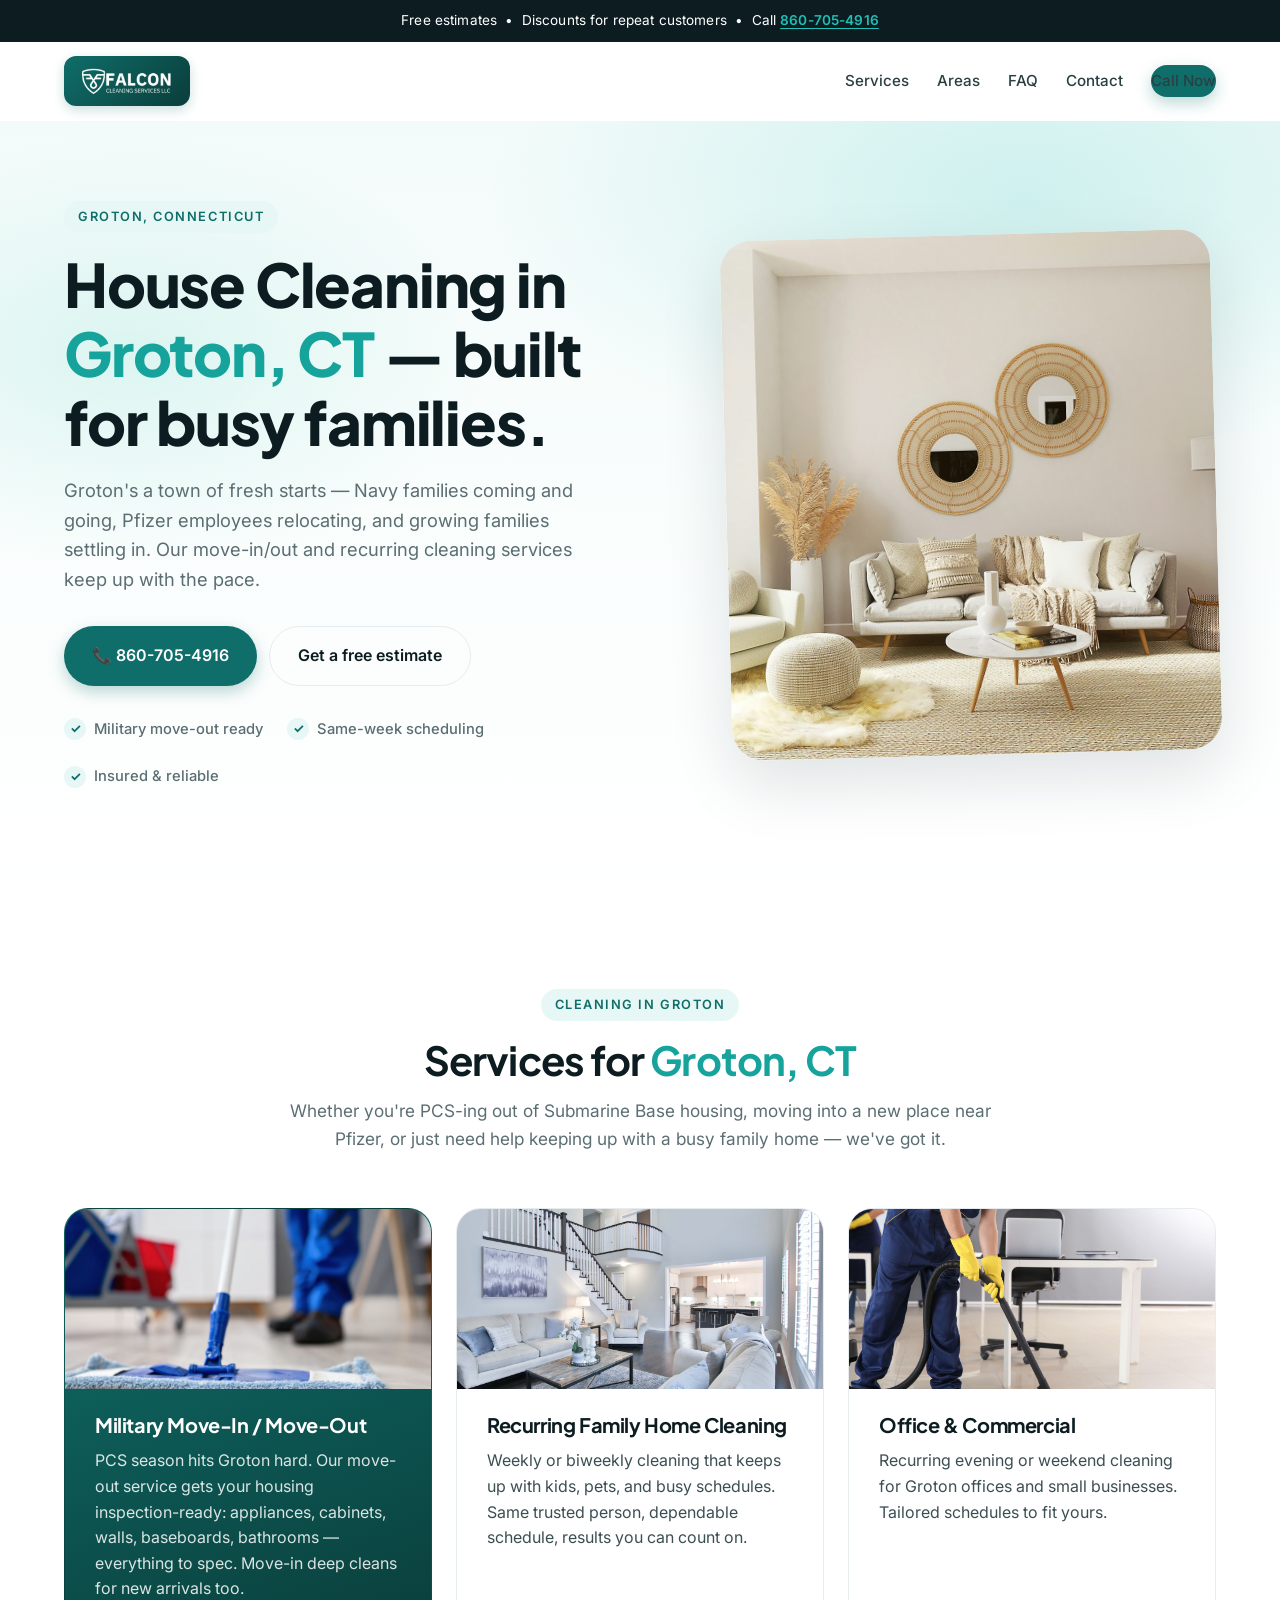
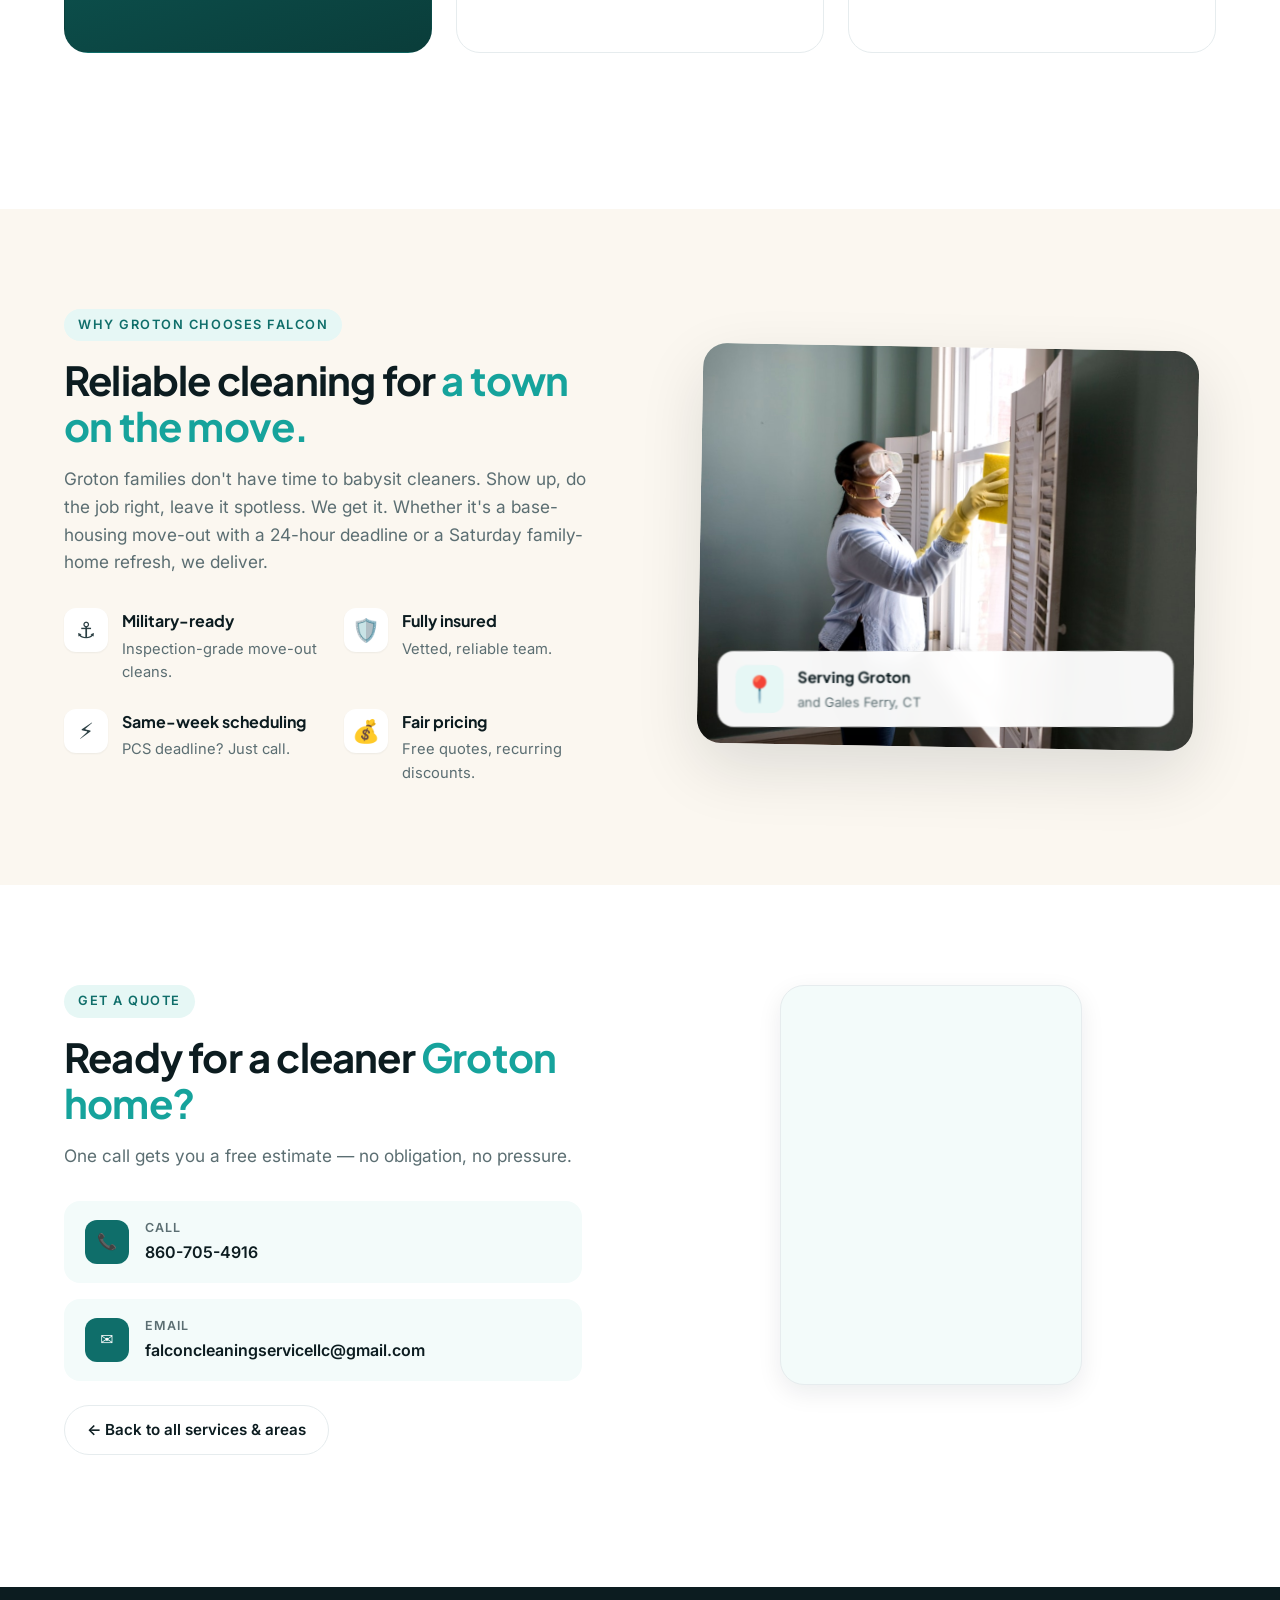
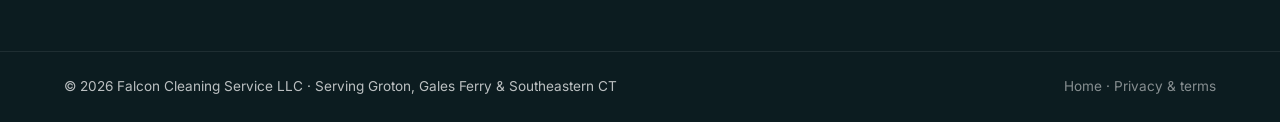
<file: groton.html>
<!DOCTYPE html>
<html lang="en">
<head>
  <meta charset="UTF-8" />
  <meta name="viewport" content="width=device-width, initial-scale=1.0" />
  <meta name="theme-color" content="#0f6e6a" />
  <title>House Cleaning in Groton, CT | Military Move-In/Out &amp; Family Homes | Falcon Cleaning</title>
  <meta name="description" content="Trusted cleaning in Groton, Connecticut. Military move-in/out specials, base-area homes, family residences. Free estimates. Call 860-705-4916." />
  <meta name="keywords" content="house cleaning Groton CT, military move-out cleaning Groton, Submarine Base cleaning, Groton family cleaning" />
  <link rel="canonical" href="https://falcon-cleaning-ct.onrender.com/groton.html" />
  <link rel="icon" type="image/svg+xml" href="favicon.svg" />

  <meta property="og:type" content="website" />
  <meta property="og:title" content="House Cleaning in Groton, CT — Falcon Cleaning Service" />
  <meta property="og:description" content="Military move-in/out cleaning and family-home service in Groton, Connecticut." />
  <meta property="og:image" content="https://falcon-cleaning-ct.onrender.com/images/hero-bedroom.jpg" />

  <script type="application/ld+json">
  {
    "@context": "https://schema.org",
    "@type": "Service",
    "name": "House Cleaning in Groton, CT",
    "provider": { "@type": "CleaningService", "name": "Falcon Cleaning Service LLC", "telephone": "+1-860-705-4916" },
    "areaServed": { "@type": "City", "name": "Groton, CT" },
    "description": "Move-in / move-out cleaning, military housing turnovers, and recurring family-home service in Groton, Connecticut."
  }
  </script>

  <link rel="preconnect" href="https://fonts.googleapis.com" />
  <link rel="preconnect" href="https://fonts.gstatic.com" crossorigin />
  <link href="https://fonts.googleapis.com/css2?family=Plus+Jakarta+Sans:wght@400;500;600;700;800&family=Inter:wght@400;500;600&display=swap" rel="stylesheet" />
  <link rel="stylesheet" href="styles.css" />

  <!-- Google tag (gtag.js) -->
  <script async src="https://www.googletagmanager.com/gtag/js?id=G-27G6CH4DCN"></script>
  <script>
    window.dataLayer = window.dataLayer || [];
    function gtag(){dataLayer.push(arguments);}
    gtag('js', new Date());
    gtag('config', 'G-27G6CH4DCN');
  </script>
</head>
<body>
  <div class="announcement">
    <span>Free estimates &nbsp;•&nbsp; Discounts for repeat customers &nbsp;•&nbsp; Call <a href="tel:8607054916">860-705-4916</a></span>
  </div>

  <header class="site-header" id="header">
    <div class="container nav-wrap">
      <a href="index.html" class="logo"><span class="logo-pill"><img src="images/logo.png" alt="Falcon Cleaning Services LLC" class="logo-img" /></span></a>
      <nav class="nav" id="nav">
        <a href="index.html#services">Services</a>
        <a href="index.html#areas">Areas</a>
        <a href="index.html#faq">FAQ</a>
        <a href="index.html#contact">Contact</a>
        <a href="tel:8607054916" class="btn btn-primary nav-cta">Call Now</a>
      </nav>
    </div>
  </header>

  <section class="hero">
    <div class="hero-bg" aria-hidden="true"></div>
    <div class="container hero-inner">
      <div class="hero-text">
        <span class="eyebrow">Groton, Connecticut</span>
        <h1>House Cleaning in <span class="accent">Groton, CT</span> — built for busy families.</h1>
        <p class="lede">Groton's a town of fresh starts — Navy families coming and going, Pfizer employees relocating, and growing families settling in. Our move-in/out and recurring cleaning services keep up with the pace.</p>
        <div class="hero-cta">
          <a href="tel:8607054916" class="btn btn-primary btn-lg">📞 860-705-4916</a>
          <a href="index.html#contact" class="btn btn-ghost btn-lg">Get a free estimate</a>
        </div>
        <ul class="trust-list">
          <li><span class="check">✓</span> Military move-out ready</li>
          <li><span class="check">✓</span> Same-week scheduling</li>
          <li><span class="check">✓</span> Insured &amp; reliable</li>
        </ul>
      </div>
      <div class="hero-visual">
        <div class="hero-photo"><img src="images/hero-bedroom.jpg" alt="Clean Groton CT home" /></div>
      </div>
    </div>
  </section>

  <section class="services">
    <div class="container">
      <div class="section-head">
        <span class="eyebrow">Cleaning in Groton</span>
        <h2>Services for <span class="accent">Groton, CT</span></h2>
        <p>Whether you're PCS-ing out of Submarine Base housing, moving into a new place near Pfizer, or just need help keeping up with a busy family home — we've got it.</p>
      </div>
      <div class="services-grid">
        <article class="service-card featured">
          <div class="service-photo"><img src="images/her-mop.jpg" alt="Military move-out cleaning Groton" /></div>
          <h3>Military Move-In / Move-Out</h3>
          <p>PCS season hits Groton hard. Our move-out service gets your housing inspection-ready: appliances, cabinets, walls, baseboards, bathrooms — everything to spec. Move-in deep cleans for new arrivals too.</p>
        </article>
        <article class="service-card">
          <div class="service-photo"><img src="images/clean-kitchen.jpg" alt="Family home cleaning Groton" /></div>
          <h3>Recurring Family Home Cleaning</h3>
          <p>Weekly or biweekly cleaning that keeps up with kids, pets, and busy schedules. Same trusted person, dependable schedule, results you can count on.</p>
        </article>
        <article class="service-card">
          <div class="service-photo"><img src="images/her-vacuum.jpg" alt="Office cleaning Groton" /></div>
          <h3>Office &amp; Commercial</h3>
          <p>Recurring evening or weekend cleaning for Groton offices and small businesses. Tailored schedules to fit yours.</p>
        </article>
      </div>
    </div>
  </section>

  <section class="why">
    <div class="container why-grid">
      <div class="why-text">
        <span class="eyebrow">Why Groton chooses Falcon</span>
        <h2>Reliable cleaning for <span class="accent">a town on the move.</span></h2>
        <p>Groton families don't have time to babysit cleaners. Show up, do the job right, leave it spotless. We get it. Whether it's a base-housing move-out with a 24-hour deadline or a Saturday family-home refresh, we deliver.</p>
        <div class="why-features">
          <div class="why-feature"><div class="wf-icon">⚓</div><div><strong>Military-ready</strong><p>Inspection-grade move-out cleans.</p></div></div>
          <div class="why-feature"><div class="wf-icon">🛡️</div><div><strong>Fully insured</strong><p>Vetted, reliable team.</p></div></div>
          <div class="why-feature"><div class="wf-icon">⚡</div><div><strong>Same-week scheduling</strong><p>PCS deadline? Just call.</p></div></div>
          <div class="why-feature"><div class="wf-icon">💰</div><div><strong>Fair pricing</strong><p>Free quotes, recurring discounts.</p></div></div>
        </div>
      </div>
      <div class="why-visual">
        <div class="why-photo">
          <img src="images/cleaning-supplies.jpg" alt="Falcon Cleaning team in Groton CT" />
          <div class="photo-badge"><div class="pb-icon">📍</div><div class="pb-text"><strong>Serving Groton</strong><span>and Gales Ferry, CT</span></div></div>
        </div>
      </div>
    </div>
  </section>

  <section class="contact">
    <div class="container contact-grid">
      <div class="contact-text">
        <span class="eyebrow">Get a quote</span>
        <h2>Ready for a cleaner <span class="accent">Groton home?</span></h2>
        <p>One call gets you a free estimate — no obligation, no pressure.</p>
        <div class="contact-methods">
          <a href="tel:8607054916" class="contact-method"><div class="cm-icon">📞</div><div><span class="cm-label">Call</span><strong>860-705-4916</strong></div></a>
          <a href="mailto:falconcleaningservicellc@gmail.com" class="contact-method"><div class="cm-icon">✉️</div><div><span class="cm-label">Email</span><strong>falconcleaningservicellc@gmail.com</strong></div></a>
        </div>
        <p style="margin-top: 24px;"><a href="index.html" class="btn btn-ghost">&larr; Back to all services &amp; areas</a></p>
      </div>
      <div class="map-wrap" style="height: 400px;">
        <iframe src="https://www.openstreetmap.org/export/embed.html?bbox=-72.12,41.30,-72.00,41.40&layer=mapnik&marker=41.3501,-72.0787" width="100%" height="100%" style="border:0;" loading="lazy" title="Groton, CT service area"></iframe>
      </div>
    </div>
  </section>

  <footer class="footer">
    <div class="footer-bottom">
      <div class="container footer-bottom-inner">
        <p>&copy; <span id="year">2026</span> Falcon Cleaning Service LLC · Serving Groton, Gales Ferry &amp; Southeastern CT</p>
        <p class="legal"><a href="index.html">Home</a> · <a href="privacy.html">Privacy &amp; terms</a></p>
      </div>
    </div>
  </footer>

  <a href="tel:8607054916" class="mobile-call"><span>📞 Call now</span></a>
  <script>document.getElementById('year').textContent = new Date().getFullYear();</script>
</body>
</html>
</file>
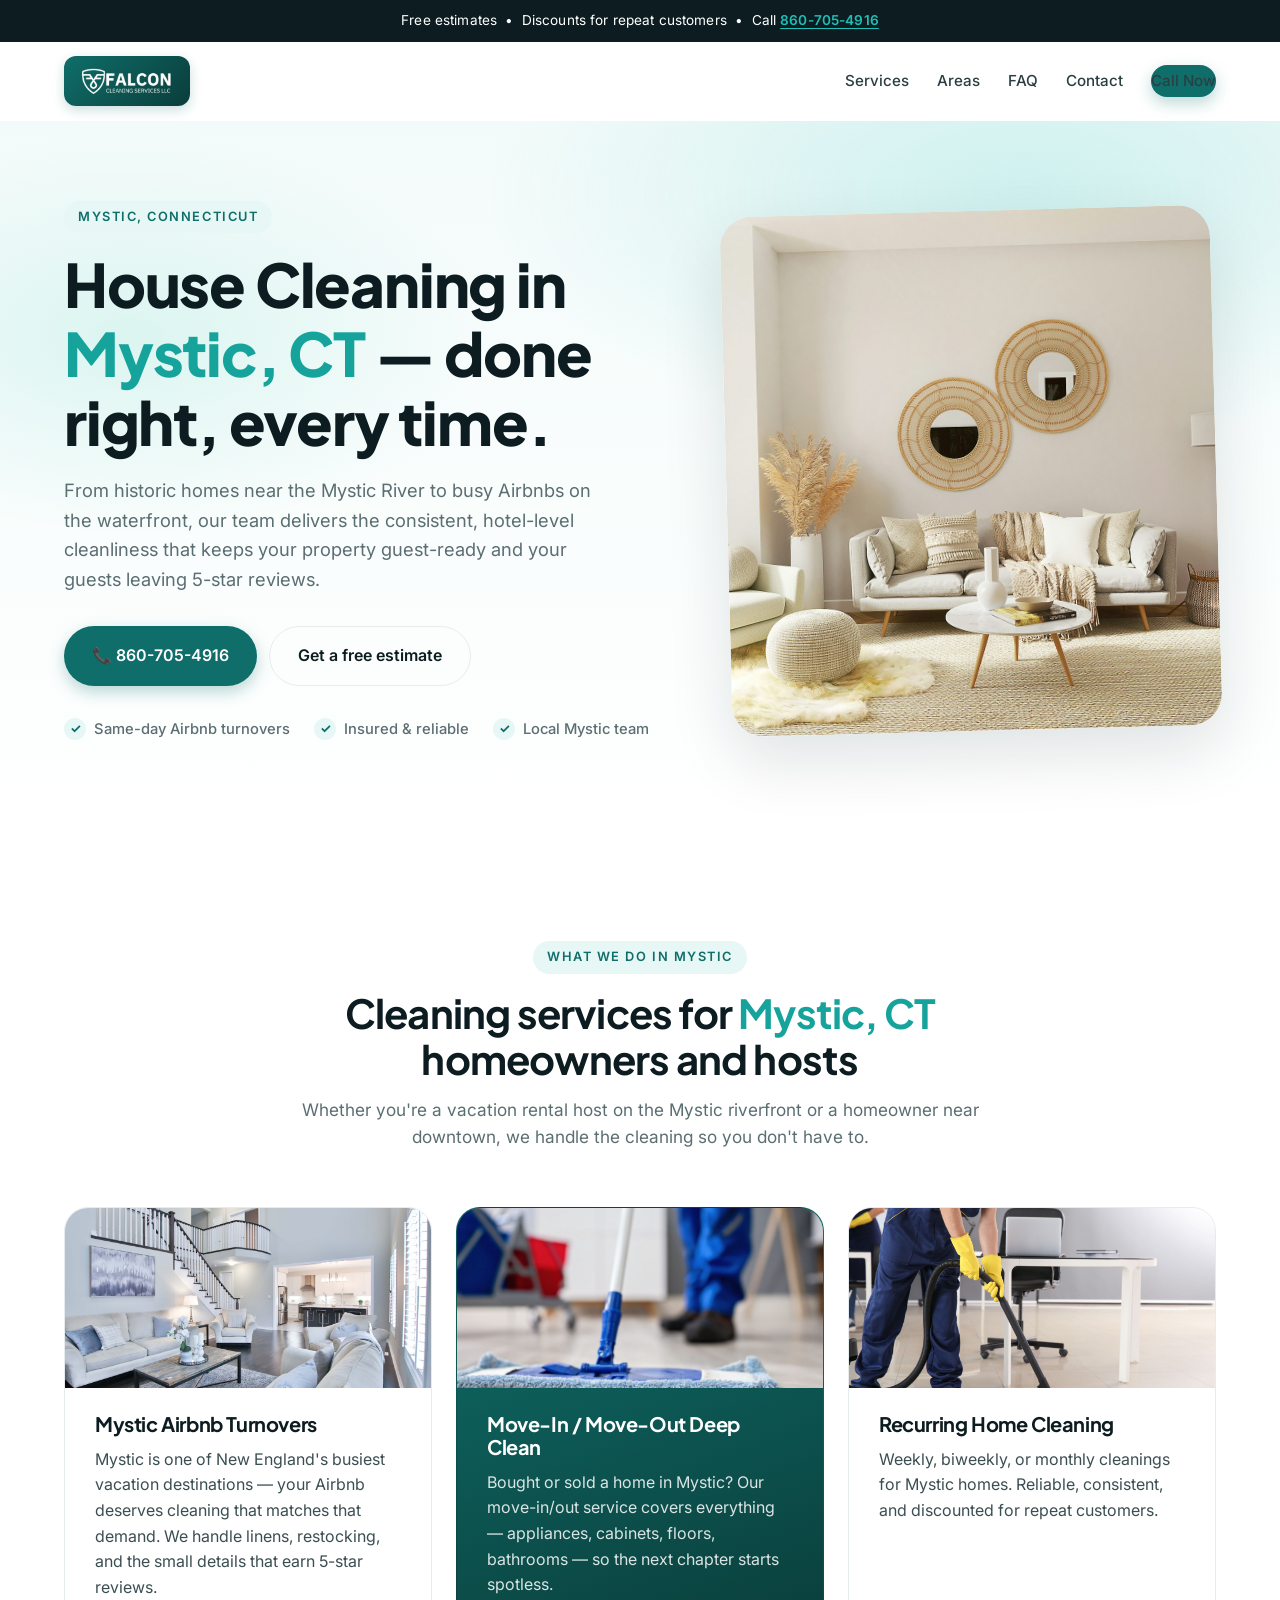
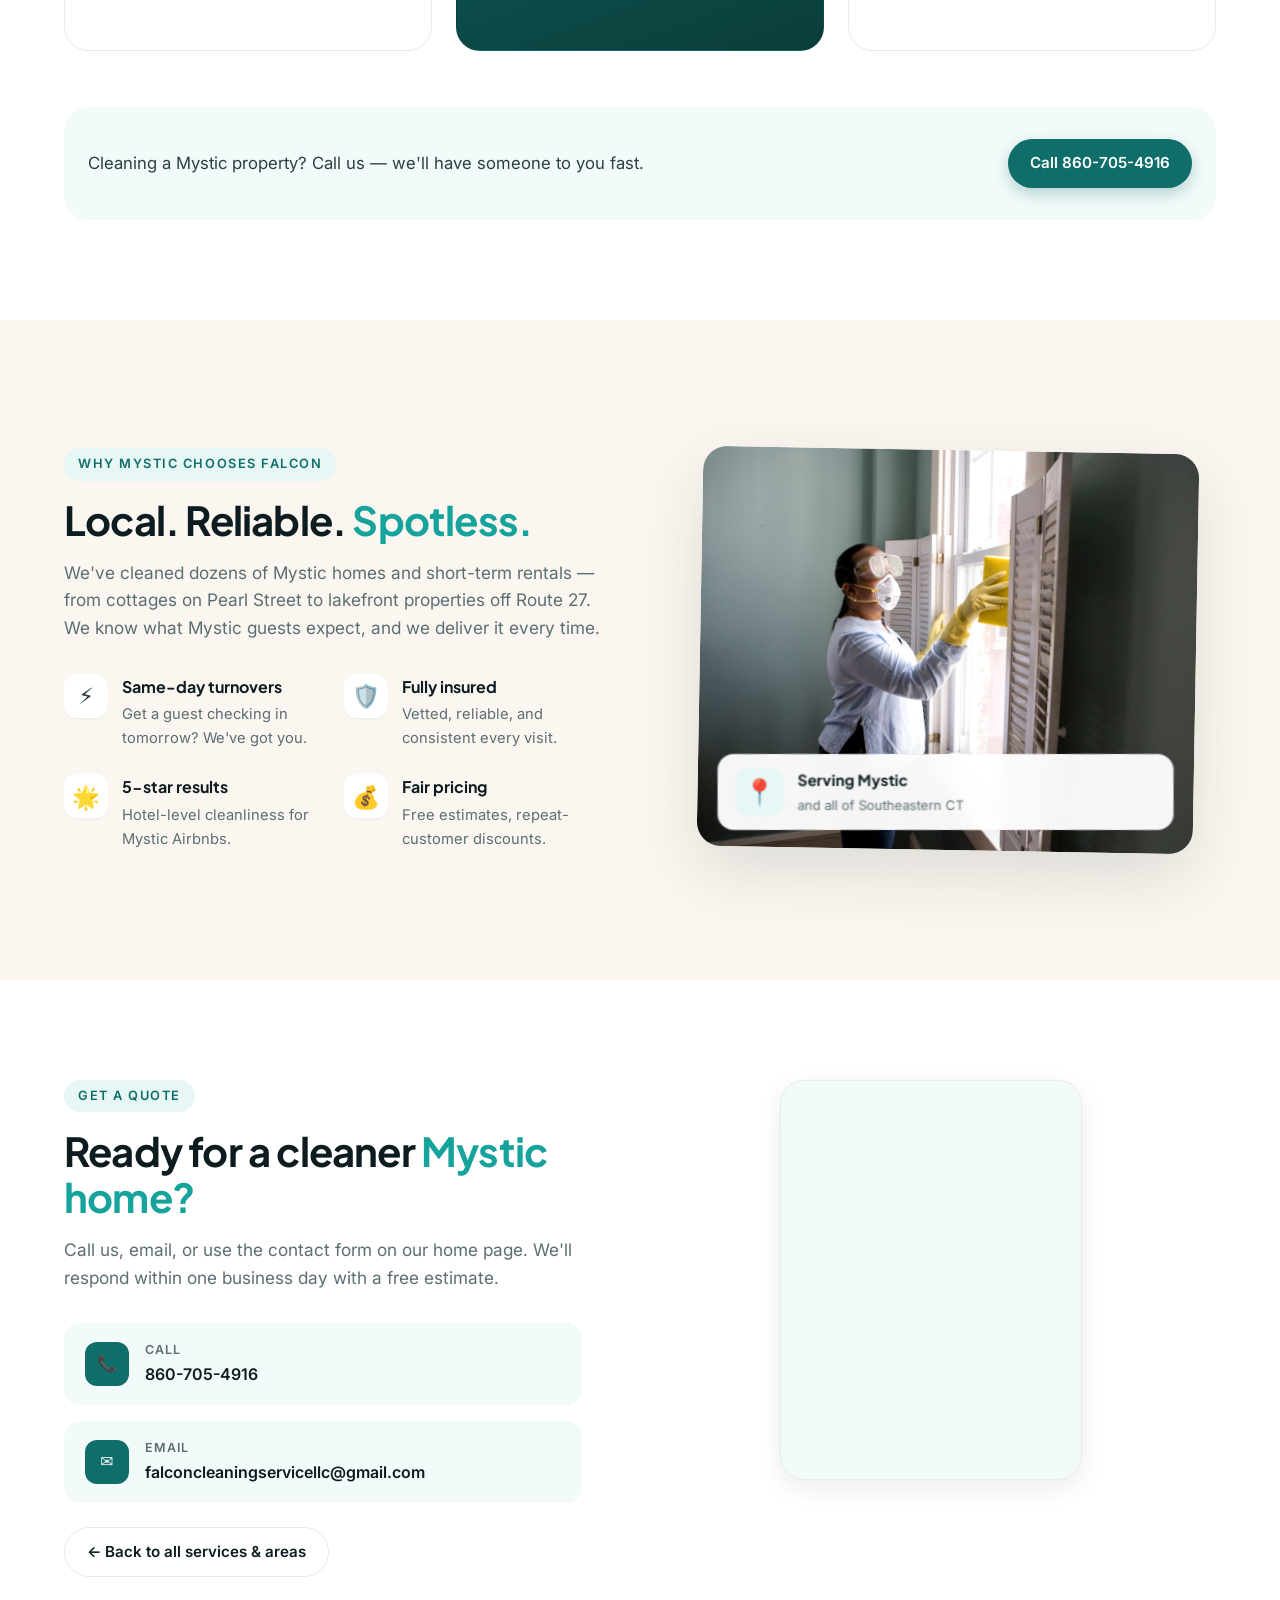
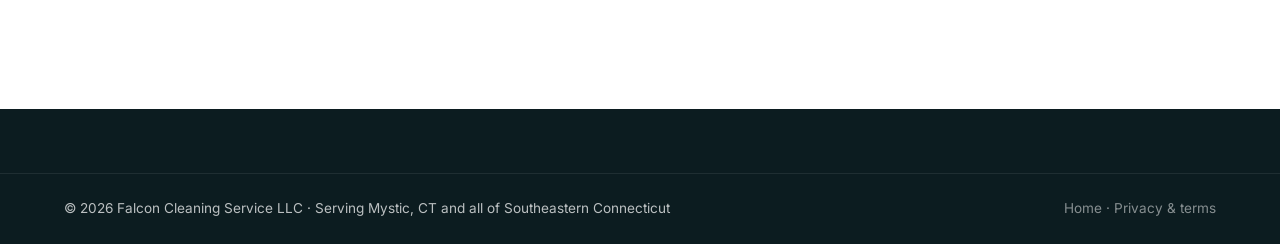
<file: mystic.html>
<!DOCTYPE html>
<html lang="en">
<head>
  <meta charset="UTF-8" />
  <meta name="viewport" content="width=device-width, initial-scale=1.0" />
  <meta name="theme-color" content="#0f6e6a" />
  <title>House Cleaning in Mystic, CT | Airbnb Turnovers & Deep Cleans | Falcon Cleaning</title>
  <meta name="description" content="Professional house cleaning in Mystic, Connecticut. Specializing in Airbnb turnovers, vacation rental cleaning, and move-in/out services. Free estimates. Call 860-705-4916." />
  <meta name="keywords" content="house cleaning Mystic CT, Airbnb cleaning Mystic, vacation rental cleaning Mystic, Mystic CT cleaners" />
  <link rel="canonical" href="https://falcon-cleaning-ct.onrender.com/mystic.html" />
  <link rel="icon" type="image/svg+xml" href="favicon.svg" />

  <meta property="og:type" content="website" />
  <meta property="og:title" content="House Cleaning in Mystic, CT — Falcon Cleaning Service" />
  <meta property="og:description" content="Trusted Airbnb turnover and deep cleaning service in Mystic, Connecticut. Free estimates." />
  <meta property="og:image" content="https://falcon-cleaning-ct.onrender.com/images/hero-bedroom.jpg" />

  <script type="application/ld+json">
  {
    "@context": "https://schema.org",
    "@type": "Service",
    "name": "House Cleaning in Mystic, CT",
    "provider": { "@type": "CleaningService", "name": "Falcon Cleaning Service LLC", "telephone": "+1-860-705-4916" },
    "areaServed": { "@type": "City", "name": "Mystic, CT" },
    "description": "Professional house cleaning, Airbnb turnovers, and move-in/move-out cleaning in Mystic, Connecticut."
  }
  </script>

  <link rel="preconnect" href="https://fonts.googleapis.com" />
  <link rel="preconnect" href="https://fonts.gstatic.com" crossorigin />
  <link href="https://fonts.googleapis.com/css2?family=Plus+Jakarta+Sans:wght@400;500;600;700;800&family=Inter:wght@400;500;600&display=swap" rel="stylesheet" />
  <link rel="stylesheet" href="styles.css" />

  <!-- Google tag (gtag.js) -->
  <script async src="https://www.googletagmanager.com/gtag/js?id=G-27G6CH4DCN"></script>
  <script>
    window.dataLayer = window.dataLayer || [];
    function gtag(){dataLayer.push(arguments);}
    gtag('js', new Date());
    gtag('config', 'G-27G6CH4DCN');
  </script>
</head>
<body>
  <div class="announcement">
    <span>Free estimates &nbsp;•&nbsp; Discounts for repeat customers &nbsp;•&nbsp; Call <a href="tel:8607054916">860-705-4916</a></span>
  </div>

  <header class="site-header" id="header">
    <div class="container nav-wrap">
      <a href="index.html" class="logo">
        <span class="logo-pill"><img src="images/logo.png" alt="Falcon Cleaning Services LLC" class="logo-img" /></span>
      </a>
      <nav class="nav" id="nav">
        <a href="index.html#services">Services</a>
        <a href="index.html#areas">Areas</a>
        <a href="index.html#faq">FAQ</a>
        <a href="index.html#contact">Contact</a>
        <a href="tel:8607054916" class="btn btn-primary nav-cta">Call Now</a>
      </nav>
    </div>
  </header>

  <section class="hero">
    <div class="hero-bg" aria-hidden="true"></div>
    <div class="container hero-inner">
      <div class="hero-text">
        <span class="eyebrow">Mystic, Connecticut</span>
        <h1>House Cleaning in <span class="accent">Mystic, CT</span> — done right, every time.</h1>
        <p class="lede">From historic homes near the Mystic River to busy Airbnbs on the waterfront, our team delivers the consistent, hotel-level cleanliness that keeps your property guest-ready and your guests leaving 5-star reviews.</p>
        <div class="hero-cta">
          <a href="tel:8607054916" class="btn btn-primary btn-lg">📞 860-705-4916</a>
          <a href="index.html#contact" class="btn btn-ghost btn-lg">Get a free estimate</a>
        </div>
        <ul class="trust-list">
          <li><span class="check">✓</span> Same-day Airbnb turnovers</li>
          <li><span class="check">✓</span> Insured &amp; reliable</li>
          <li><span class="check">✓</span> Local Mystic team</li>
        </ul>
      </div>
      <div class="hero-visual">
        <div class="hero-photo">
          <img src="images/hero-bedroom.jpg" alt="Spotless guest-ready home in Mystic, CT" />
        </div>
      </div>
    </div>
  </section>

  <section class="services">
    <div class="container">
      <div class="section-head">
        <span class="eyebrow">What we do in Mystic</span>
        <h2>Cleaning services for <span class="accent">Mystic, CT</span> homeowners and hosts</h2>
        <p>Whether you're a vacation rental host on the Mystic riverfront or a homeowner near downtown, we handle the cleaning so you don't have to.</p>
      </div>
      <div class="services-grid">
        <article class="service-card">
          <div class="service-photo"><img src="images/clean-kitchen.jpg" alt="Vacation rental in Mystic ready for guests" /></div>
          <h3>Mystic Airbnb Turnovers</h3>
          <p>Mystic is one of New England's busiest vacation destinations — your Airbnb deserves cleaning that matches that demand. We handle linens, restocking, and the small details that earn 5-star reviews.</p>
        </article>
        <article class="service-card featured">
          <div class="service-photo"><img src="images/her-mop.jpg" alt="Deep cleaning in Mystic, CT" /></div>
          <h3>Move-In / Move-Out Deep Clean</h3>
          <p>Bought or sold a home in Mystic? Our move-in/out service covers everything — appliances, cabinets, floors, bathrooms — so the next chapter starts spotless.</p>
        </article>
        <article class="service-card">
          <div class="service-photo"><img src="images/her-vacuum.jpg" alt="Recurring cleaning in Mystic" /></div>
          <h3>Recurring Home Cleaning</h3>
          <p>Weekly, biweekly, or monthly cleanings for Mystic homes. Reliable, consistent, and discounted for repeat customers.</p>
        </article>
      </div>
      <div class="services-cta">
        <p>Cleaning a Mystic property? Call us — we'll have someone to you fast.</p>
        <a href="tel:8607054916" class="btn btn-primary">Call 860-705-4916</a>
      </div>
    </div>
  </section>

  <section class="why">
    <div class="container why-grid">
      <div class="why-text">
        <span class="eyebrow">Why Mystic chooses Falcon</span>
        <h2>Local. Reliable. <span class="accent">Spotless.</span></h2>
        <p>We've cleaned dozens of Mystic homes and short-term rentals — from cottages on Pearl Street to lakefront properties off Route 27. We know what Mystic guests expect, and we deliver it every time.</p>
        <div class="why-features">
          <div class="why-feature"><div class="wf-icon">⚡</div><div><strong>Same-day turnovers</strong><p>Get a guest checking in tomorrow? We've got you.</p></div></div>
          <div class="why-feature"><div class="wf-icon">🛡️</div><div><strong>Fully insured</strong><p>Vetted, reliable, and consistent every visit.</p></div></div>
          <div class="why-feature"><div class="wf-icon">🌟</div><div><strong>5-star results</strong><p>Hotel-level cleanliness for Mystic Airbnbs.</p></div></div>
          <div class="why-feature"><div class="wf-icon">💰</div><div><strong>Fair pricing</strong><p>Free estimates, repeat-customer discounts.</p></div></div>
        </div>
      </div>
      <div class="why-visual">
        <div class="why-photo">
          <img src="images/cleaning-supplies.jpg" alt="Falcon Cleaning team at work in Mystic" />
          <div class="photo-badge"><div class="pb-icon">📍</div><div class="pb-text"><strong>Serving Mystic</strong><span>and all of Southeastern CT</span></div></div>
        </div>
      </div>
    </div>
  </section>

  <section class="contact" id="contact">
    <div class="container contact-grid">
      <div class="contact-text">
        <span class="eyebrow">Get a quote</span>
        <h2>Ready for a cleaner <span class="accent">Mystic home?</span></h2>
        <p>Call us, email, or use the contact form on our home page. We'll respond within one business day with a free estimate.</p>
        <div class="contact-methods">
          <a href="tel:8607054916" class="contact-method"><div class="cm-icon">📞</div><div><span class="cm-label">Call</span><strong>860-705-4916</strong></div></a>
          <a href="mailto:falconcleaningservicellc@gmail.com" class="contact-method"><div class="cm-icon">✉️</div><div><span class="cm-label">Email</span><strong>falconcleaningservicellc@gmail.com</strong></div></a>
        </div>
        <p style="margin-top: 24px;"><a href="index.html" class="btn btn-ghost">&larr; Back to all services &amp; areas</a></p>
      </div>
      <div class="map-wrap" style="height: 400px;">
        <iframe src="https://www.openstreetmap.org/export/embed.html?bbox=-72.05,41.32,-71.85,41.42&layer=mapnik&marker=41.3543,-71.9662" width="100%" height="100%" style="border:0;" loading="lazy" title="Mystic, CT service area"></iframe>
      </div>
    </div>
  </section>

  <footer class="footer">
    <div class="footer-bottom">
      <div class="container footer-bottom-inner">
        <p>&copy; <span id="year">2026</span> Falcon Cleaning Service LLC · Serving Mystic, CT and all of Southeastern Connecticut</p>
        <p class="legal"><a href="index.html">Home</a> · <a href="privacy.html">Privacy &amp; terms</a></p>
      </div>
    </div>
  </footer>

  <a href="tel:8607054916" class="mobile-call"><span>📞 Call now</span></a>
  <script>document.getElementById('year').textContent = new Date().getFullYear();</script>
</body>
</html>
</file>
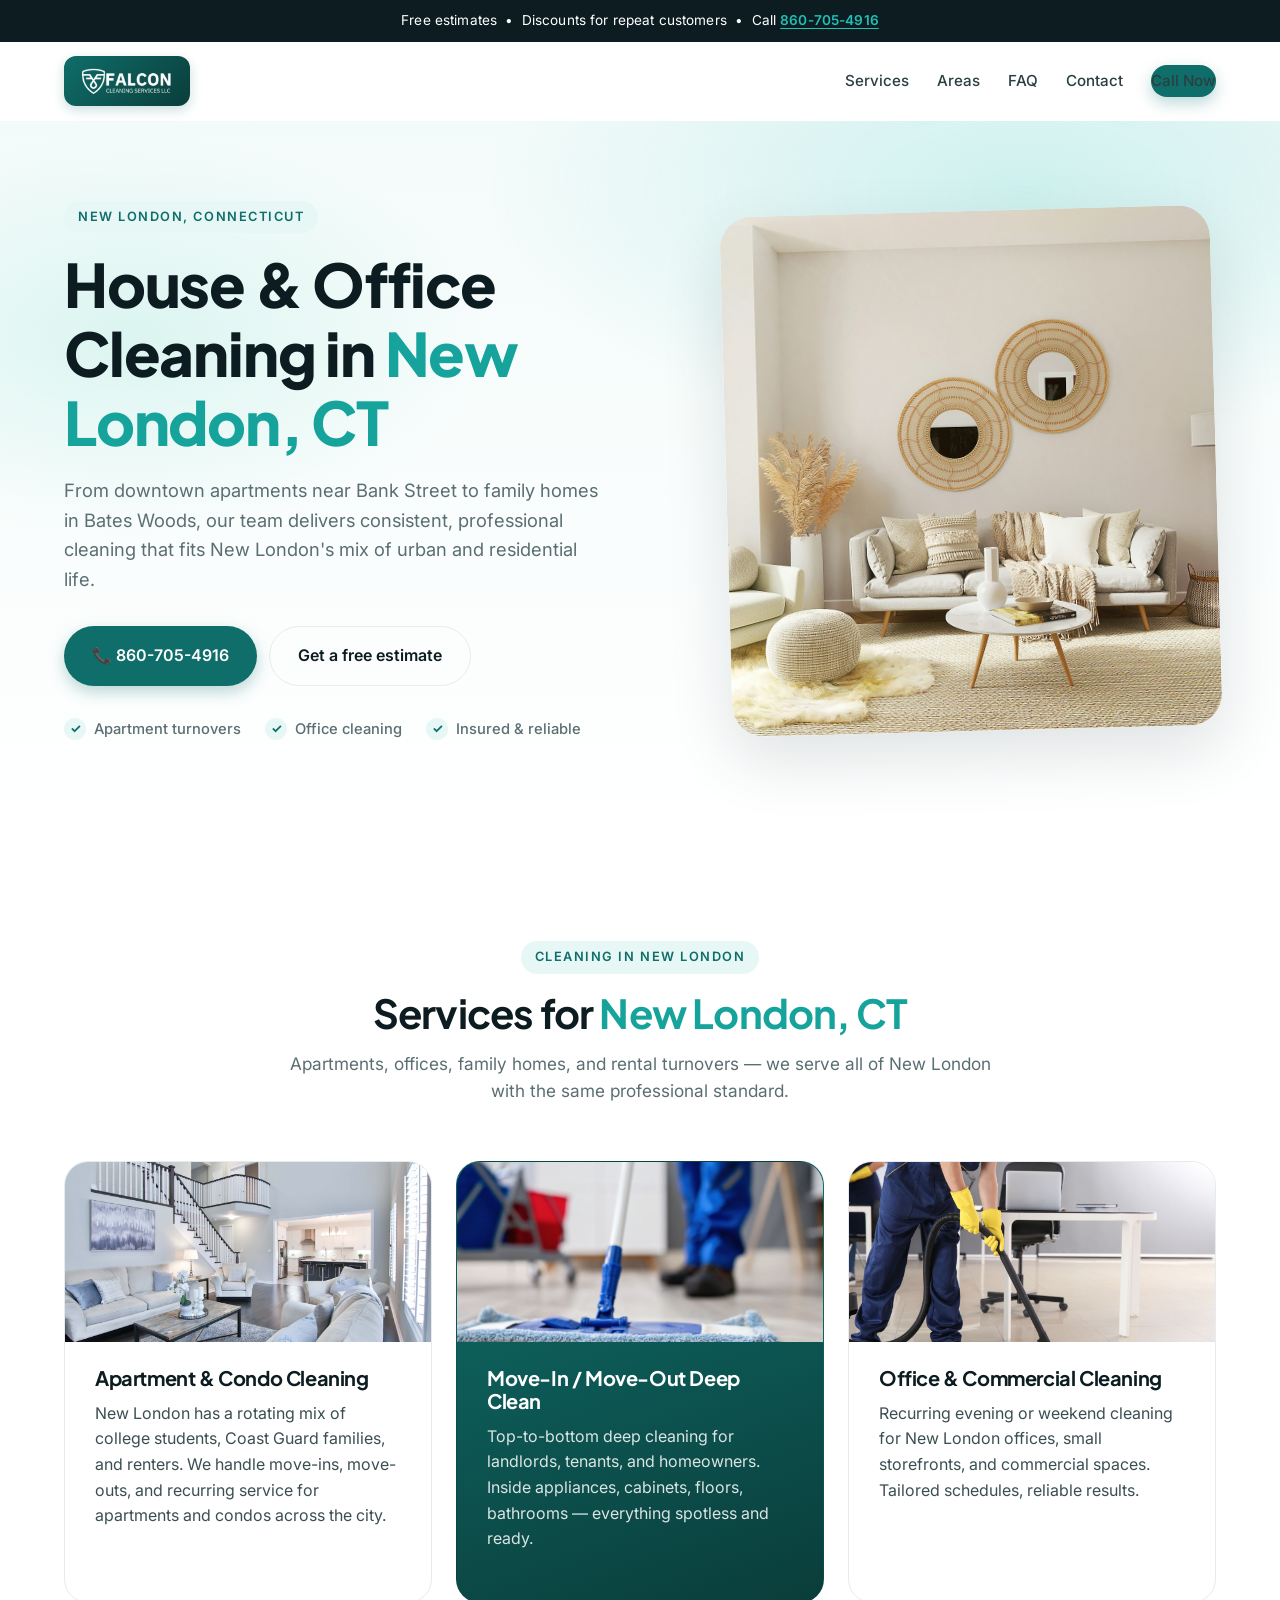
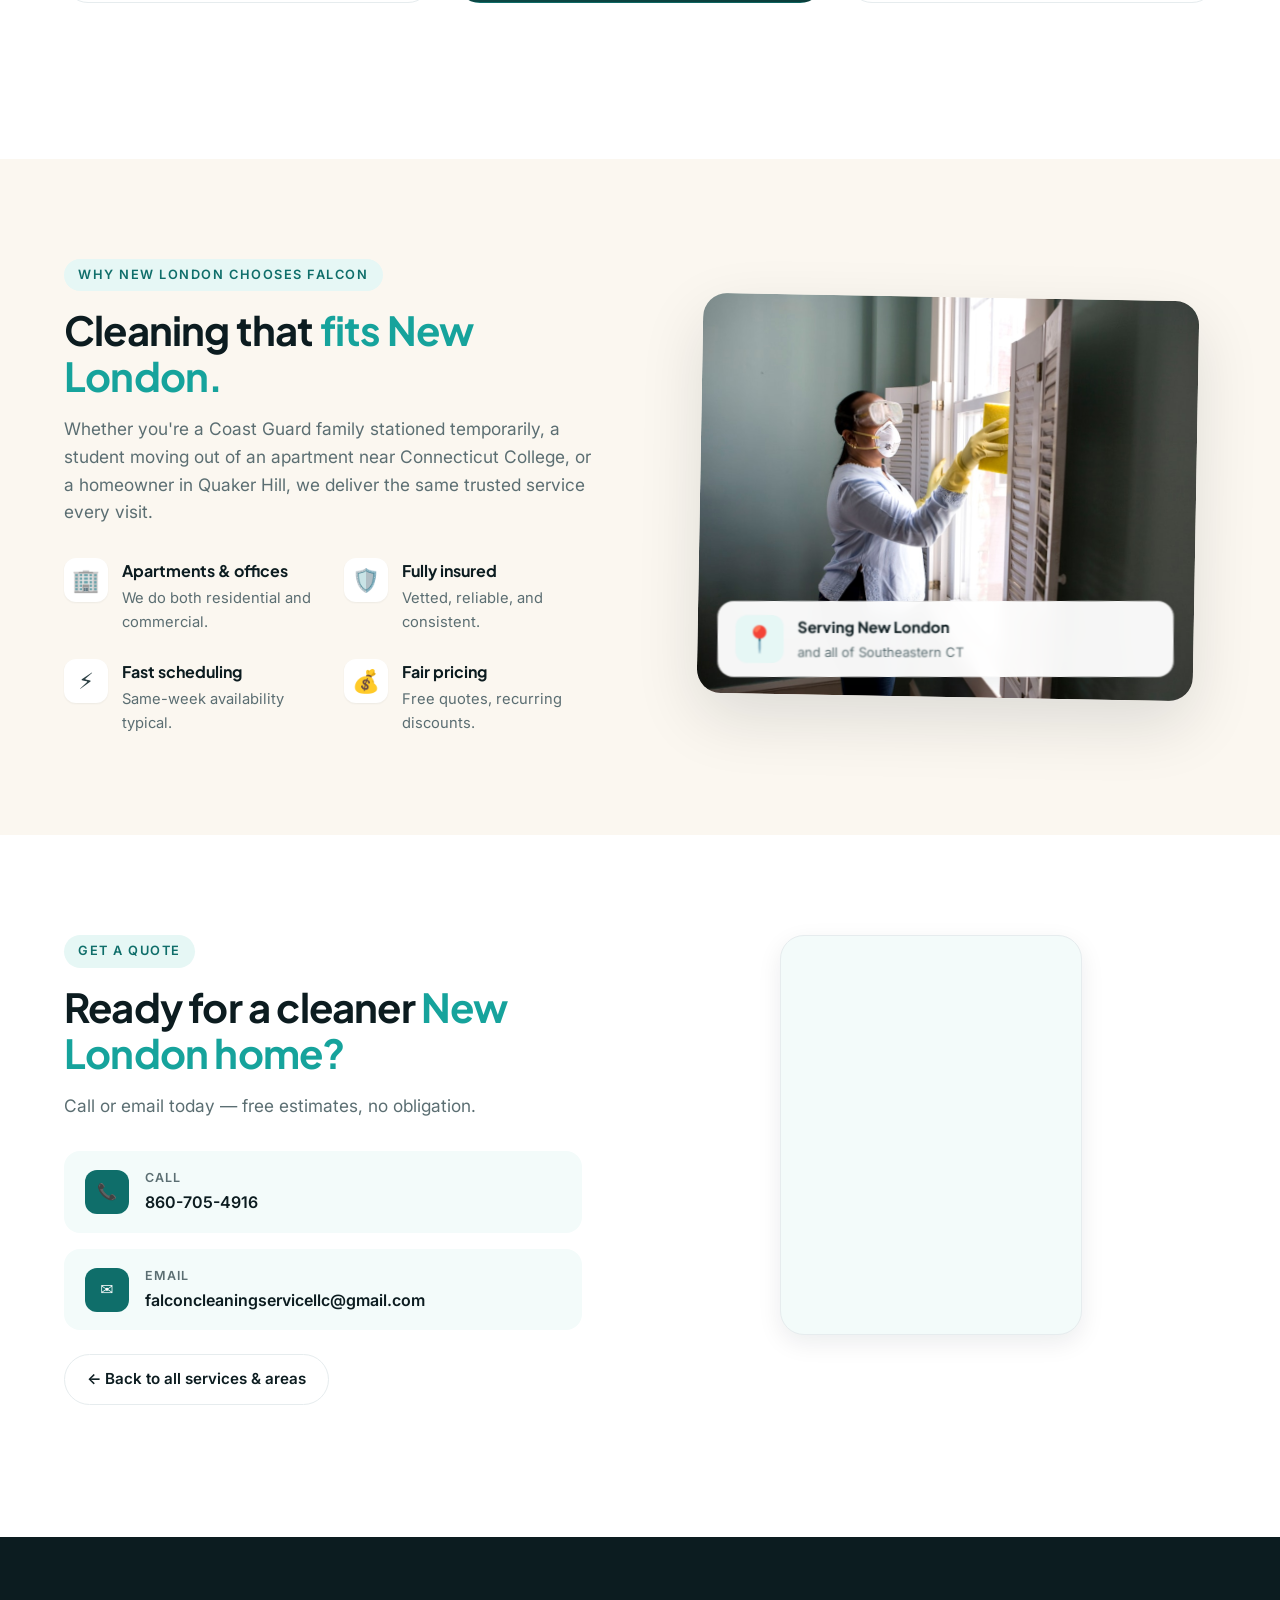
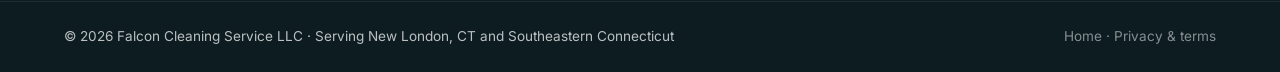
<file: new-london.html>
<!DOCTYPE html>
<html lang="en">
<head>
  <meta charset="UTF-8" />
  <meta name="viewport" content="width=device-width, initial-scale=1.0" />
  <meta name="theme-color" content="#0f6e6a" />
  <title>House &amp; Office Cleaning in New London, CT | Falcon Cleaning Service</title>
  <meta name="description" content="Trusted cleaning service in New London, Connecticut. Apartment turnovers, move-in/out cleaning, recurring home and office service. Free estimates. Call 860-705-4916." />
  <meta name="keywords" content="house cleaning New London CT, apartment cleaning New London, office cleaning New London, move-out cleaning" />
  <link rel="canonical" href="https://falcon-cleaning-ct.onrender.com/new-london.html" />
  <link rel="icon" type="image/svg+xml" href="favicon.svg" />

  <meta property="og:type" content="website" />
  <meta property="og:title" content="Cleaning Service in New London, CT — Falcon Cleaning" />
  <meta property="og:description" content="Reliable house and apartment cleaning in New London, Connecticut. Free estimates." />
  <meta property="og:image" content="https://falcon-cleaning-ct.onrender.com/images/hero-bedroom.jpg" />

  <script type="application/ld+json">
  {
    "@context": "https://schema.org",
    "@type": "Service",
    "name": "House Cleaning in New London, CT",
    "provider": { "@type": "CleaningService", "name": "Falcon Cleaning Service LLC", "telephone": "+1-860-705-4916" },
    "areaServed": { "@type": "City", "name": "New London, CT" },
    "description": "Professional house, apartment, and office cleaning in New London, Connecticut."
  }
  </script>

  <link rel="preconnect" href="https://fonts.googleapis.com" />
  <link rel="preconnect" href="https://fonts.gstatic.com" crossorigin />
  <link href="https://fonts.googleapis.com/css2?family=Plus+Jakarta+Sans:wght@400;500;600;700;800&family=Inter:wght@400;500;600&display=swap" rel="stylesheet" />
  <link rel="stylesheet" href="styles.css" />

  <!-- Google tag (gtag.js) -->
  <script async src="https://www.googletagmanager.com/gtag/js?id=G-27G6CH4DCN"></script>
  <script>
    window.dataLayer = window.dataLayer || [];
    function gtag(){dataLayer.push(arguments);}
    gtag('js', new Date());
    gtag('config', 'G-27G6CH4DCN');
  </script>
</head>
<body>
  <div class="announcement">
    <span>Free estimates &nbsp;•&nbsp; Discounts for repeat customers &nbsp;•&nbsp; Call <a href="tel:8607054916">860-705-4916</a></span>
  </div>

  <header class="site-header" id="header">
    <div class="container nav-wrap">
      <a href="index.html" class="logo"><span class="logo-pill"><img src="images/logo.png" alt="Falcon Cleaning Services LLC" class="logo-img" /></span></a>
      <nav class="nav" id="nav">
        <a href="index.html#services">Services</a>
        <a href="index.html#areas">Areas</a>
        <a href="index.html#faq">FAQ</a>
        <a href="index.html#contact">Contact</a>
        <a href="tel:8607054916" class="btn btn-primary nav-cta">Call Now</a>
      </nav>
    </div>
  </header>

  <section class="hero">
    <div class="hero-bg" aria-hidden="true"></div>
    <div class="container hero-inner">
      <div class="hero-text">
        <span class="eyebrow">New London, Connecticut</span>
        <h1>House &amp; Office Cleaning in <span class="accent">New London, CT</span></h1>
        <p class="lede">From downtown apartments near Bank Street to family homes in Bates Woods, our team delivers consistent, professional cleaning that fits New London's mix of urban and residential life.</p>
        <div class="hero-cta">
          <a href="tel:8607054916" class="btn btn-primary btn-lg">📞 860-705-4916</a>
          <a href="index.html#contact" class="btn btn-ghost btn-lg">Get a free estimate</a>
        </div>
        <ul class="trust-list">
          <li><span class="check">✓</span> Apartment turnovers</li>
          <li><span class="check">✓</span> Office cleaning</li>
          <li><span class="check">✓</span> Insured &amp; reliable</li>
        </ul>
      </div>
      <div class="hero-visual">
        <div class="hero-photo"><img src="images/hero-bedroom.jpg" alt="Clean New London CT home" /></div>
      </div>
    </div>
  </section>

  <section class="services">
    <div class="container">
      <div class="section-head">
        <span class="eyebrow">Cleaning in New London</span>
        <h2>Services for <span class="accent">New London, CT</span></h2>
        <p>Apartments, offices, family homes, and rental turnovers — we serve all of New London with the same professional standard.</p>
      </div>
      <div class="services-grid">
        <article class="service-card">
          <div class="service-photo"><img src="images/clean-kitchen.jpg" alt="Apartment cleaning New London" /></div>
          <h3>Apartment &amp; Condo Cleaning</h3>
          <p>New London has a rotating mix of college students, Coast Guard families, and renters. We handle move-ins, move-outs, and recurring service for apartments and condos across the city.</p>
        </article>
        <article class="service-card featured">
          <div class="service-photo"><img src="images/her-mop.jpg" alt="Deep clean in New London" /></div>
          <h3>Move-In / Move-Out Deep Clean</h3>
          <p>Top-to-bottom deep cleaning for landlords, tenants, and homeowners. Inside appliances, cabinets, floors, bathrooms — everything spotless and ready.</p>
        </article>
        <article class="service-card">
          <div class="service-photo"><img src="images/her-vacuum.jpg" alt="Office cleaning New London" /></div>
          <h3>Office &amp; Commercial Cleaning</h3>
          <p>Recurring evening or weekend cleaning for New London offices, small storefronts, and commercial spaces. Tailored schedules, reliable results.</p>
        </article>
      </div>
    </div>
  </section>

  <section class="why">
    <div class="container why-grid">
      <div class="why-text">
        <span class="eyebrow">Why New London chooses Falcon</span>
        <h2>Cleaning that <span class="accent">fits New London.</span></h2>
        <p>Whether you're a Coast Guard family stationed temporarily, a student moving out of an apartment near Connecticut College, or a homeowner in Quaker Hill, we deliver the same trusted service every visit.</p>
        <div class="why-features">
          <div class="why-feature"><div class="wf-icon">🏢</div><div><strong>Apartments &amp; offices</strong><p>We do both residential and commercial.</p></div></div>
          <div class="why-feature"><div class="wf-icon">🛡️</div><div><strong>Fully insured</strong><p>Vetted, reliable, and consistent.</p></div></div>
          <div class="why-feature"><div class="wf-icon">⚡</div><div><strong>Fast scheduling</strong><p>Same-week availability typical.</p></div></div>
          <div class="why-feature"><div class="wf-icon">💰</div><div><strong>Fair pricing</strong><p>Free quotes, recurring discounts.</p></div></div>
        </div>
      </div>
      <div class="why-visual">
        <div class="why-photo">
          <img src="images/cleaning-supplies.jpg" alt="Falcon Cleaning team in New London" />
          <div class="photo-badge"><div class="pb-icon">📍</div><div class="pb-text"><strong>Serving New London</strong><span>and all of Southeastern CT</span></div></div>
        </div>
      </div>
    </div>
  </section>

  <section class="contact">
    <div class="container contact-grid">
      <div class="contact-text">
        <span class="eyebrow">Get a quote</span>
        <h2>Ready for a cleaner <span class="accent">New London home?</span></h2>
        <p>Call or email today — free estimates, no obligation.</p>
        <div class="contact-methods">
          <a href="tel:8607054916" class="contact-method"><div class="cm-icon">📞</div><div><span class="cm-label">Call</span><strong>860-705-4916</strong></div></a>
          <a href="mailto:falconcleaningservicellc@gmail.com" class="contact-method"><div class="cm-icon">✉️</div><div><span class="cm-label">Email</span><strong>falconcleaningservicellc@gmail.com</strong></div></a>
        </div>
        <p style="margin-top: 24px;"><a href="index.html" class="btn btn-ghost">&larr; Back to all services &amp; areas</a></p>
      </div>
      <div class="map-wrap" style="height: 400px;">
        <iframe src="https://www.openstreetmap.org/export/embed.html?bbox=-72.16,41.30,-72.04,41.40&layer=mapnik&marker=41.3556,-72.0995" width="100%" height="100%" style="border:0;" loading="lazy" title="New London, CT service area"></iframe>
      </div>
    </div>
  </section>

  <footer class="footer">
    <div class="footer-bottom">
      <div class="container footer-bottom-inner">
        <p>&copy; <span id="year">2026</span> Falcon Cleaning Service LLC · Serving New London, CT and Southeastern Connecticut</p>
        <p class="legal"><a href="index.html">Home</a> · <a href="privacy.html">Privacy &amp; terms</a></p>
      </div>
    </div>
  </footer>

  <a href="tel:8607054916" class="mobile-call"><span>📞 Call now</span></a>
  <script>document.getElementById('year').textContent = new Date().getFullYear();</script>
</body>
</html>
</file>
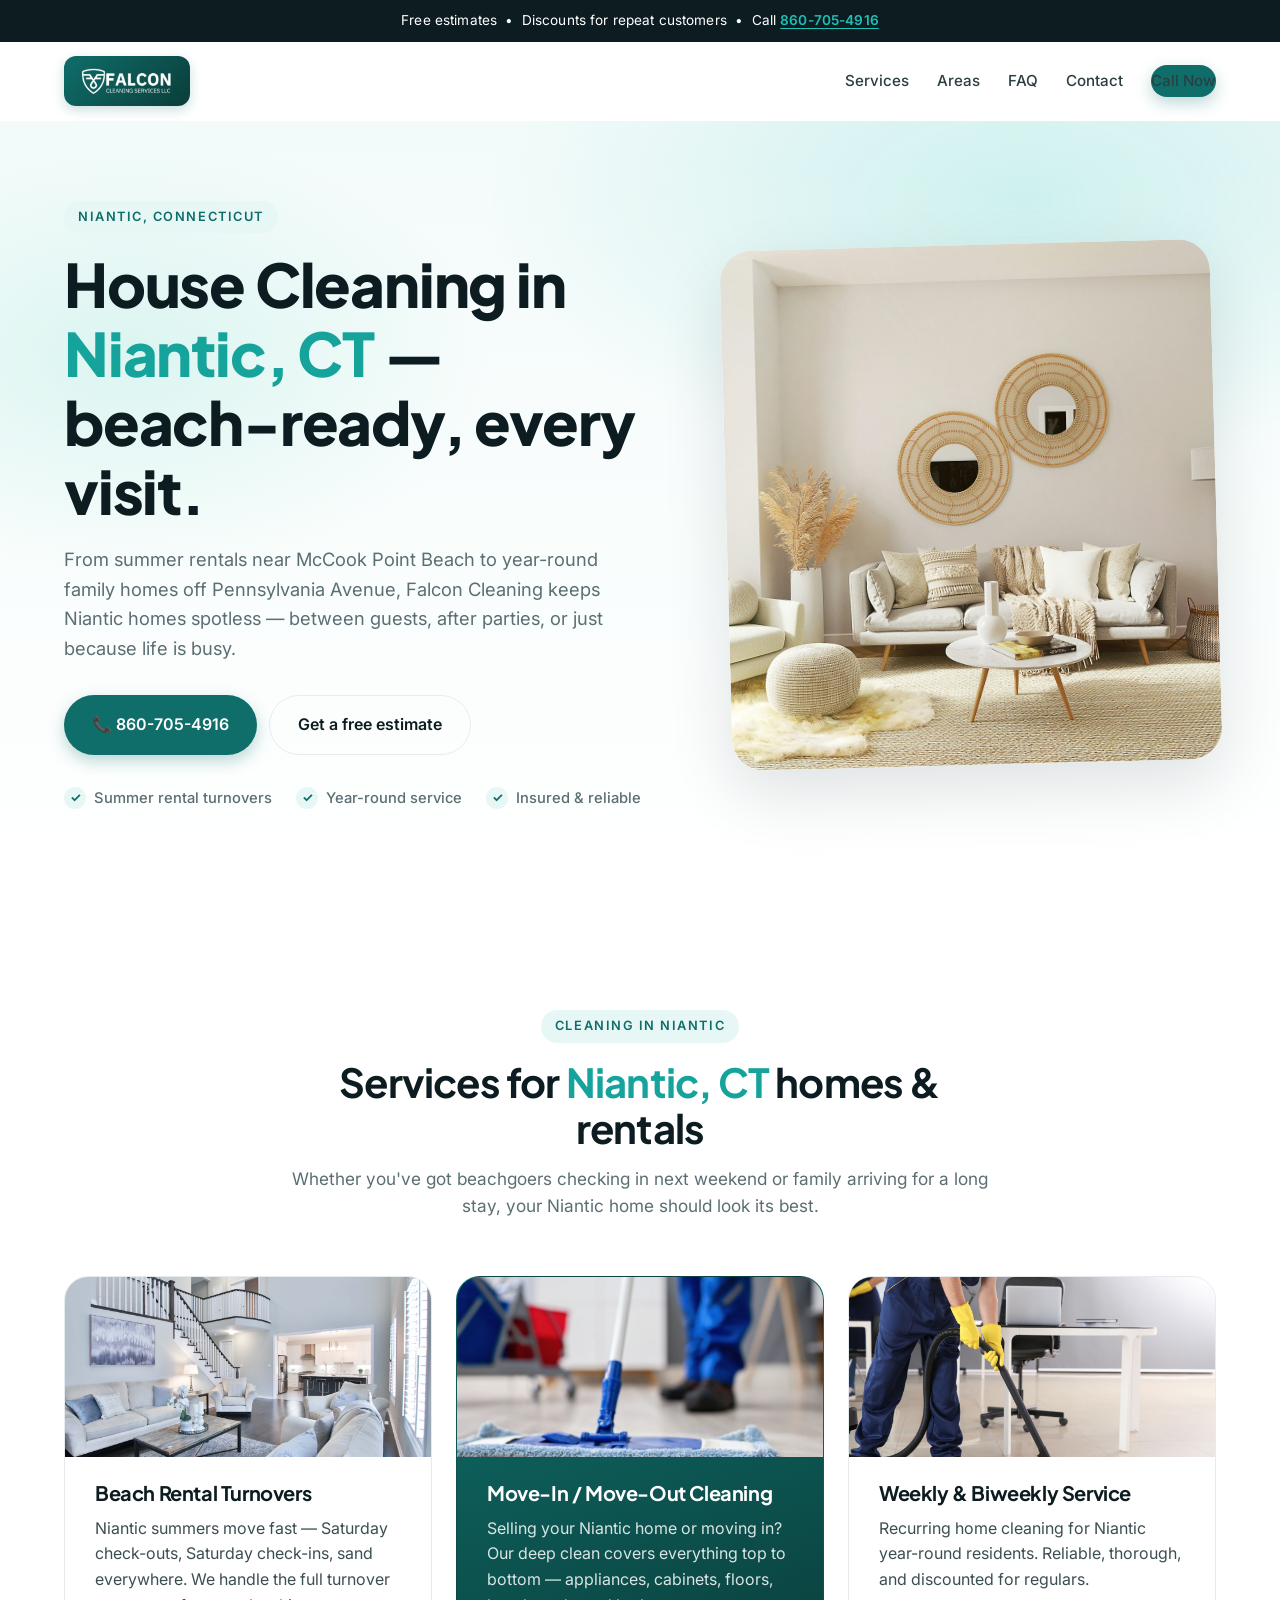
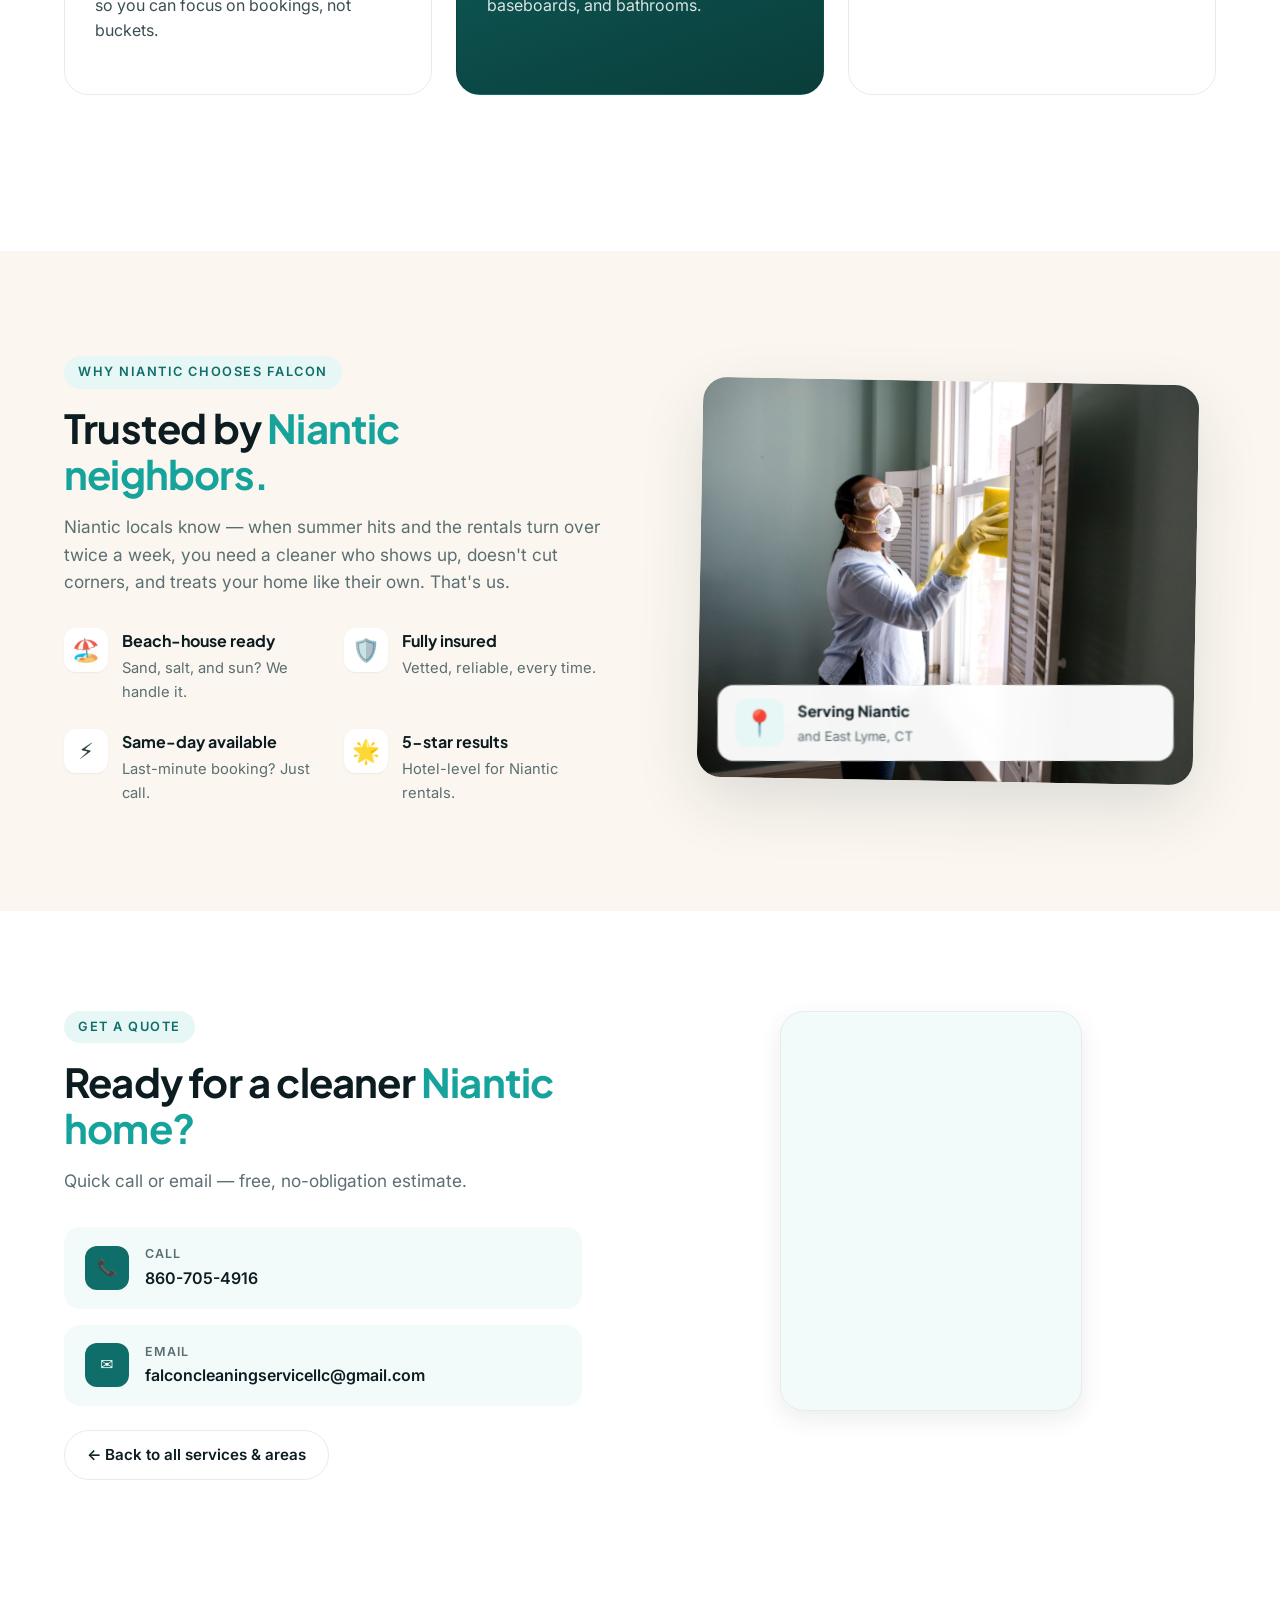
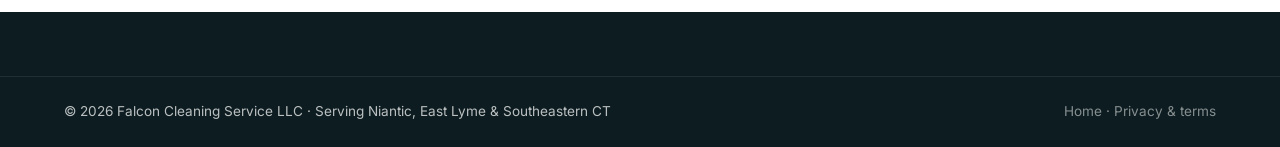
<file: niantic.html>
<!DOCTYPE html>
<html lang="en">
<head>
  <meta charset="UTF-8" />
  <meta name="viewport" content="width=device-width, initial-scale=1.0" />
  <meta name="theme-color" content="#0f6e6a" />
  <title>House Cleaning in Niantic, CT | Beach Rentals &amp; Family Homes | Falcon Cleaning</title>
  <meta name="description" content="Reliable house cleaning in Niantic, Connecticut. Summer rental turnovers, deep cleans for beach homes, recurring service for year-round residents. Free estimates. Call 860-705-4916." />
  <meta name="keywords" content="house cleaning Niantic CT, beach rental cleaning Niantic, summer rental turnover, East Lyme cleaning" />
  <link rel="canonical" href="https://falcon-cleaning-ct.onrender.com/niantic.html" />
  <link rel="icon" type="image/svg+xml" href="favicon.svg" />

  <meta property="og:type" content="website" />
  <meta property="og:title" content="House Cleaning in Niantic, CT — Falcon Cleaning Service" />
  <meta property="og:description" content="Beach-rental turnovers and family-home cleaning in Niantic, Connecticut." />
  <meta property="og:image" content="https://falcon-cleaning-ct.onrender.com/images/hero-bedroom.jpg" />

  <script type="application/ld+json">
  {
    "@context": "https://schema.org",
    "@type": "Service",
    "name": "House Cleaning in Niantic, CT",
    "provider": { "@type": "CleaningService", "name": "Falcon Cleaning Service LLC", "telephone": "+1-860-705-4916" },
    "areaServed": { "@type": "City", "name": "Niantic, CT" },
    "description": "Vacation rental cleaning, deep cleans, and recurring home service in Niantic and East Lyme, Connecticut."
  }
  </script>

  <link rel="preconnect" href="https://fonts.googleapis.com" />
  <link rel="preconnect" href="https://fonts.gstatic.com" crossorigin />
  <link href="https://fonts.googleapis.com/css2?family=Plus+Jakarta+Sans:wght@400;500;600;700;800&family=Inter:wght@400;500;600&display=swap" rel="stylesheet" />
  <link rel="stylesheet" href="styles.css" />

  <!-- Google tag (gtag.js) -->
  <script async src="https://www.googletagmanager.com/gtag/js?id=G-27G6CH4DCN"></script>
  <script>
    window.dataLayer = window.dataLayer || [];
    function gtag(){dataLayer.push(arguments);}
    gtag('js', new Date());
    gtag('config', 'G-27G6CH4DCN');
  </script>
</head>
<body>
  <div class="announcement">
    <span>Free estimates &nbsp;•&nbsp; Discounts for repeat customers &nbsp;•&nbsp; Call <a href="tel:8607054916">860-705-4916</a></span>
  </div>

  <header class="site-header" id="header">
    <div class="container nav-wrap">
      <a href="index.html" class="logo"><span class="logo-pill"><img src="images/logo.png" alt="Falcon Cleaning Services LLC" class="logo-img" /></span></a>
      <nav class="nav" id="nav">
        <a href="index.html#services">Services</a>
        <a href="index.html#areas">Areas</a>
        <a href="index.html#faq">FAQ</a>
        <a href="index.html#contact">Contact</a>
        <a href="tel:8607054916" class="btn btn-primary nav-cta">Call Now</a>
      </nav>
    </div>
  </header>

  <section class="hero">
    <div class="hero-bg" aria-hidden="true"></div>
    <div class="container hero-inner">
      <div class="hero-text">
        <span class="eyebrow">Niantic, Connecticut</span>
        <h1>House Cleaning in <span class="accent">Niantic, CT</span> — beach-ready, every visit.</h1>
        <p class="lede">From summer rentals near McCook Point Beach to year-round family homes off Pennsylvania Avenue, Falcon Cleaning keeps Niantic homes spotless — between guests, after parties, or just because life is busy.</p>
        <div class="hero-cta">
          <a href="tel:8607054916" class="btn btn-primary btn-lg">📞 860-705-4916</a>
          <a href="index.html#contact" class="btn btn-ghost btn-lg">Get a free estimate</a>
        </div>
        <ul class="trust-list">
          <li><span class="check">✓</span> Summer rental turnovers</li>
          <li><span class="check">✓</span> Year-round service</li>
          <li><span class="check">✓</span> Insured &amp; reliable</li>
        </ul>
      </div>
      <div class="hero-visual">
        <div class="hero-photo"><img src="images/hero-bedroom.jpg" alt="Clean Niantic CT home" /></div>
      </div>
    </div>
  </section>

  <section class="services">
    <div class="container">
      <div class="section-head">
        <span class="eyebrow">Cleaning in Niantic</span>
        <h2>Services for <span class="accent">Niantic, CT</span> homes &amp; rentals</h2>
        <p>Whether you've got beachgoers checking in next weekend or family arriving for a long stay, your Niantic home should look its best.</p>
      </div>
      <div class="services-grid">
        <article class="service-card">
          <div class="service-photo"><img src="images/clean-kitchen.jpg" alt="Niantic vacation rental ready for guests" /></div>
          <h3>Beach Rental Turnovers</h3>
          <p>Niantic summers move fast — Saturday check-outs, Saturday check-ins, sand everywhere. We handle the full turnover so you can focus on bookings, not buckets.</p>
        </article>
        <article class="service-card featured">
          <div class="service-photo"><img src="images/her-mop.jpg" alt="Deep cleaning Niantic, CT" /></div>
          <h3>Move-In / Move-Out Cleaning</h3>
          <p>Selling your Niantic home or moving in? Our deep clean covers everything top to bottom — appliances, cabinets, floors, baseboards, and bathrooms.</p>
        </article>
        <article class="service-card">
          <div class="service-photo"><img src="images/her-vacuum.jpg" alt="Recurring cleaning Niantic" /></div>
          <h3>Weekly &amp; Biweekly Service</h3>
          <p>Recurring home cleaning for Niantic year-round residents. Reliable, thorough, and discounted for regulars.</p>
        </article>
      </div>
    </div>
  </section>

  <section class="why">
    <div class="container why-grid">
      <div class="why-text">
        <span class="eyebrow">Why Niantic chooses Falcon</span>
        <h2>Trusted by <span class="accent">Niantic neighbors.</span></h2>
        <p>Niantic locals know — when summer hits and the rentals turn over twice a week, you need a cleaner who shows up, doesn't cut corners, and treats your home like their own. That's us.</p>
        <div class="why-features">
          <div class="why-feature"><div class="wf-icon">🏖️</div><div><strong>Beach-house ready</strong><p>Sand, salt, and sun? We handle it.</p></div></div>
          <div class="why-feature"><div class="wf-icon">🛡️</div><div><strong>Fully insured</strong><p>Vetted, reliable, every time.</p></div></div>
          <div class="why-feature"><div class="wf-icon">⚡</div><div><strong>Same-day available</strong><p>Last-minute booking? Just call.</p></div></div>
          <div class="why-feature"><div class="wf-icon">🌟</div><div><strong>5-star results</strong><p>Hotel-level for Niantic rentals.</p></div></div>
        </div>
      </div>
      <div class="why-visual">
        <div class="why-photo">
          <img src="images/cleaning-supplies.jpg" alt="Falcon Cleaning in Niantic" />
          <div class="photo-badge"><div class="pb-icon">📍</div><div class="pb-text"><strong>Serving Niantic</strong><span>and East Lyme, CT</span></div></div>
        </div>
      </div>
    </div>
  </section>

  <section class="contact">
    <div class="container contact-grid">
      <div class="contact-text">
        <span class="eyebrow">Get a quote</span>
        <h2>Ready for a cleaner <span class="accent">Niantic home?</span></h2>
        <p>Quick call or email — free, no-obligation estimate.</p>
        <div class="contact-methods">
          <a href="tel:8607054916" class="contact-method"><div class="cm-icon">📞</div><div><span class="cm-label">Call</span><strong>860-705-4916</strong></div></a>
          <a href="mailto:falconcleaningservicellc@gmail.com" class="contact-method"><div class="cm-icon">✉️</div><div><span class="cm-label">Email</span><strong>falconcleaningservicellc@gmail.com</strong></div></a>
        </div>
        <p style="margin-top: 24px;"><a href="index.html" class="btn btn-ghost">&larr; Back to all services &amp; areas</a></p>
      </div>
      <div class="map-wrap" style="height: 400px;">
        <iframe src="https://www.openstreetmap.org/export/embed.html?bbox=-72.25,41.27,-72.13,41.36&layer=mapnik&marker=41.3243,-72.1929" width="100%" height="100%" style="border:0;" loading="lazy" title="Niantic, CT service area"></iframe>
      </div>
    </div>
  </section>

  <footer class="footer">
    <div class="footer-bottom">
      <div class="container footer-bottom-inner">
        <p>&copy; <span id="year">2026</span> Falcon Cleaning Service LLC · Serving Niantic, East Lyme &amp; Southeastern CT</p>
        <p class="legal"><a href="index.html">Home</a> · <a href="privacy.html">Privacy &amp; terms</a></p>
      </div>
    </div>
  </footer>

  <a href="tel:8607054916" class="mobile-call"><span>📞 Call now</span></a>
  <script>document.getElementById('year').textContent = new Date().getFullYear();</script>
</body>
</html>
</file>
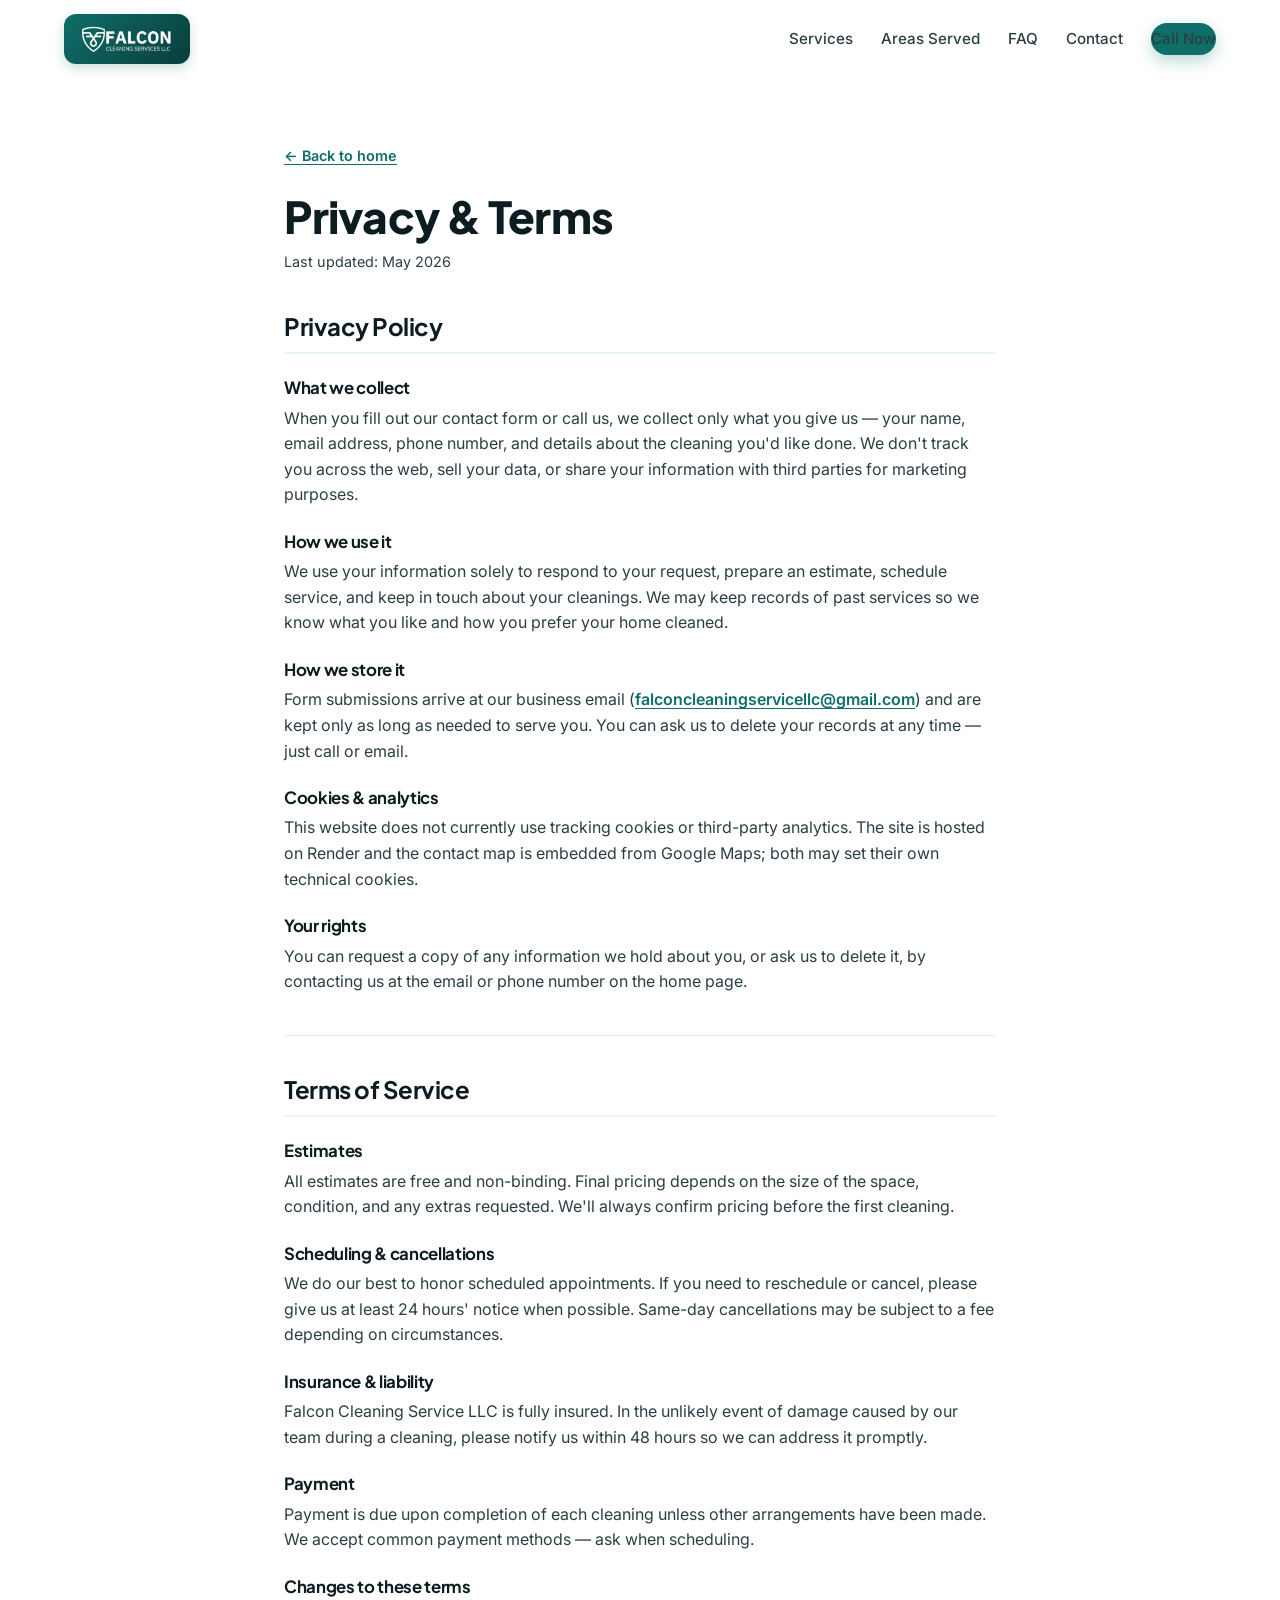
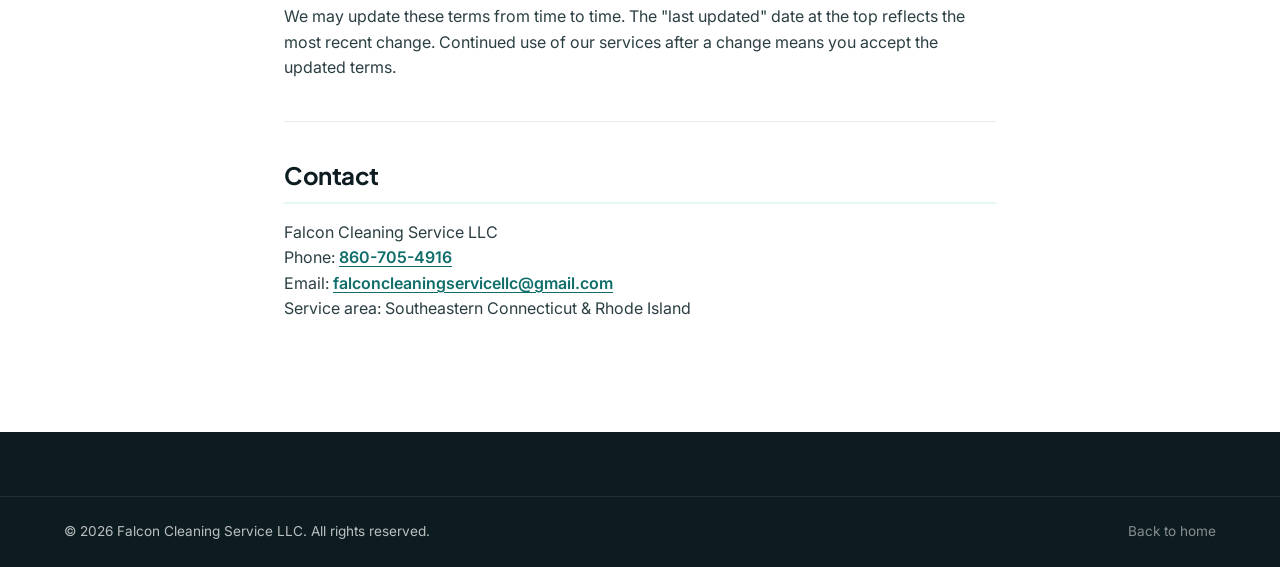
<file: privacy.html>
<!DOCTYPE html>
<html lang="en">
<head>
  <meta charset="UTF-8" />
  <meta name="viewport" content="width=device-width, initial-scale=1.0" />
  <meta name="theme-color" content="#0f6e6a" />
  <title>Privacy & Terms | Falcon Cleaning Service LLC</title>
  <meta name="description" content="Privacy policy and terms of service for Falcon Cleaning Service LLC." />
  <meta name="robots" content="noindex" />
  <link rel="icon" type="image/svg+xml" href="favicon.svg" />
  <link rel="preconnect" href="https://fonts.googleapis.com" />
  <link rel="preconnect" href="https://fonts.gstatic.com" crossorigin />
  <link href="https://fonts.googleapis.com/css2?family=Plus+Jakarta+Sans:wght@400;500;600;700;800&family=Inter:wght@400;500;600&display=swap" rel="stylesheet" />
  <link rel="stylesheet" href="styles.css" />

  <!-- Google tag (gtag.js) -->
  <script async src="https://www.googletagmanager.com/gtag/js?id=G-27G6CH4DCN"></script>
  <script>
    window.dataLayer = window.dataLayer || [];
    function gtag(){dataLayer.push(arguments);}
    gtag('js', new Date());
    gtag('config', 'G-27G6CH4DCN');
  </script>
</head>
<body>
  <header class="site-header" id="header">
    <div class="container nav-wrap">
      <a href="index.html" class="logo" aria-label="Falcon Cleaning Services LLC home">
        <span class="logo-pill">
          <img src="images/logo.png" alt="Falcon Cleaning Services LLC" class="logo-img" />
        </span>
      </a>
      <nav class="nav" id="nav">
        <a href="index.html#services">Services</a>
        <a href="index.html#areas">Areas Served</a>
        <a href="index.html#faq">FAQ</a>
        <a href="index.html#contact">Contact</a>
        <a href="tel:8607054916" class="btn btn-primary nav-cta">Call Now</a>
      </nav>
    </div>
  </header>

  <main class="legal-page">
    <div class="container legal-inner">
      <a href="index.html" class="legal-back">&larr; Back to home</a>
      <h1>Privacy &amp; Terms</h1>
      <p class="legal-meta">Last updated: May 2026</p>

      <h2>Privacy Policy</h2>

      <h3>What we collect</h3>
      <p>When you fill out our contact form or call us, we collect only what you give us — your name, email address, phone number, and details about the cleaning you'd like done. We don't track you across the web, sell your data, or share your information with third parties for marketing purposes.</p>

      <h3>How we use it</h3>
      <p>We use your information solely to respond to your request, prepare an estimate, schedule service, and keep in touch about your cleanings. We may keep records of past services so we know what you like and how you prefer your home cleaned.</p>

      <h3>How we store it</h3>
      <p>Form submissions arrive at our business email (<a href="mailto:falconcleaningservicellc@gmail.com">falconcleaningservicellc@gmail.com</a>) and are kept only as long as needed to serve you. You can ask us to delete your records at any time — just call or email.</p>

      <h3>Cookies &amp; analytics</h3>
      <p>This website does not currently use tracking cookies or third-party analytics. The site is hosted on Render and the contact map is embedded from Google Maps; both may set their own technical cookies.</p>

      <h3>Your rights</h3>
      <p>You can request a copy of any information we hold about you, or ask us to delete it, by contacting us at the email or phone number on the home page.</p>

      <hr />

      <h2>Terms of Service</h2>

      <h3>Estimates</h3>
      <p>All estimates are free and non-binding. Final pricing depends on the size of the space, condition, and any extras requested. We'll always confirm pricing before the first cleaning.</p>

      <h3>Scheduling &amp; cancellations</h3>
      <p>We do our best to honor scheduled appointments. If you need to reschedule or cancel, please give us at least 24 hours' notice when possible. Same-day cancellations may be subject to a fee depending on circumstances.</p>

      <h3>Insurance &amp; liability</h3>
      <p>Falcon Cleaning Service LLC is fully insured. In the unlikely event of damage caused by our team during a cleaning, please notify us within 48 hours so we can address it promptly.</p>

      <h3>Payment</h3>
      <p>Payment is due upon completion of each cleaning unless other arrangements have been made. We accept common payment methods — ask when scheduling.</p>

      <h3>Changes to these terms</h3>
      <p>We may update these terms from time to time. The "last updated" date at the top reflects the most recent change. Continued use of our services after a change means you accept the updated terms.</p>

      <hr />

      <h2>Contact</h2>
      <p>
        Falcon Cleaning Service LLC<br />
        Phone: <a href="tel:8607054916">860-705-4916</a><br />
        Email: <a href="mailto:falconcleaningservicellc@gmail.com">falconcleaningservicellc@gmail.com</a><br />
        Service area: Southeastern Connecticut &amp; Rhode Island
      </p>
    </div>
  </main>

  <footer class="footer">
    <div class="footer-bottom">
      <div class="container footer-bottom-inner">
        <p>&copy; <span id="year">2026</span> Falcon Cleaning Service LLC. All rights reserved.</p>
        <p class="legal"><a href="index.html">Back to home</a></p>
      </div>
    </div>
  </footer>

  <script>document.getElementById('year').textContent = new Date().getFullYear();</script>
</body>
</html>
</file>
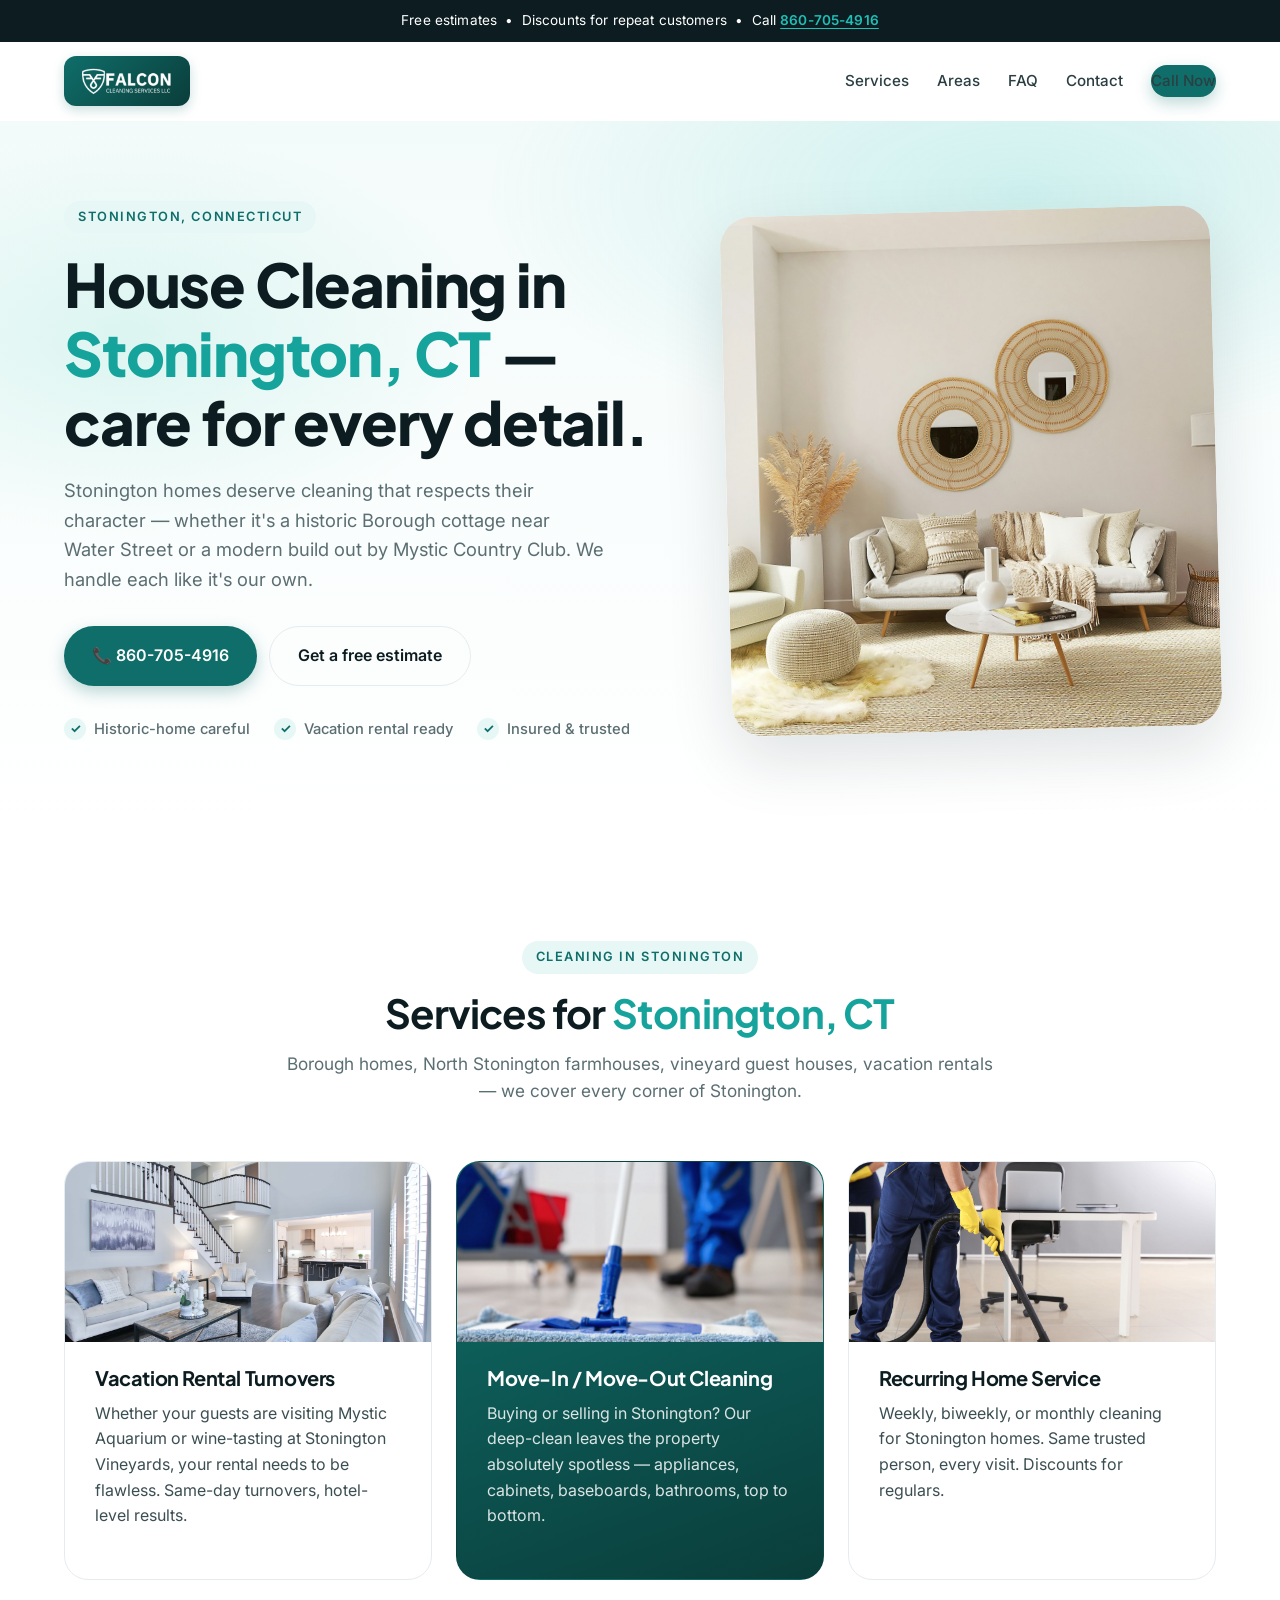
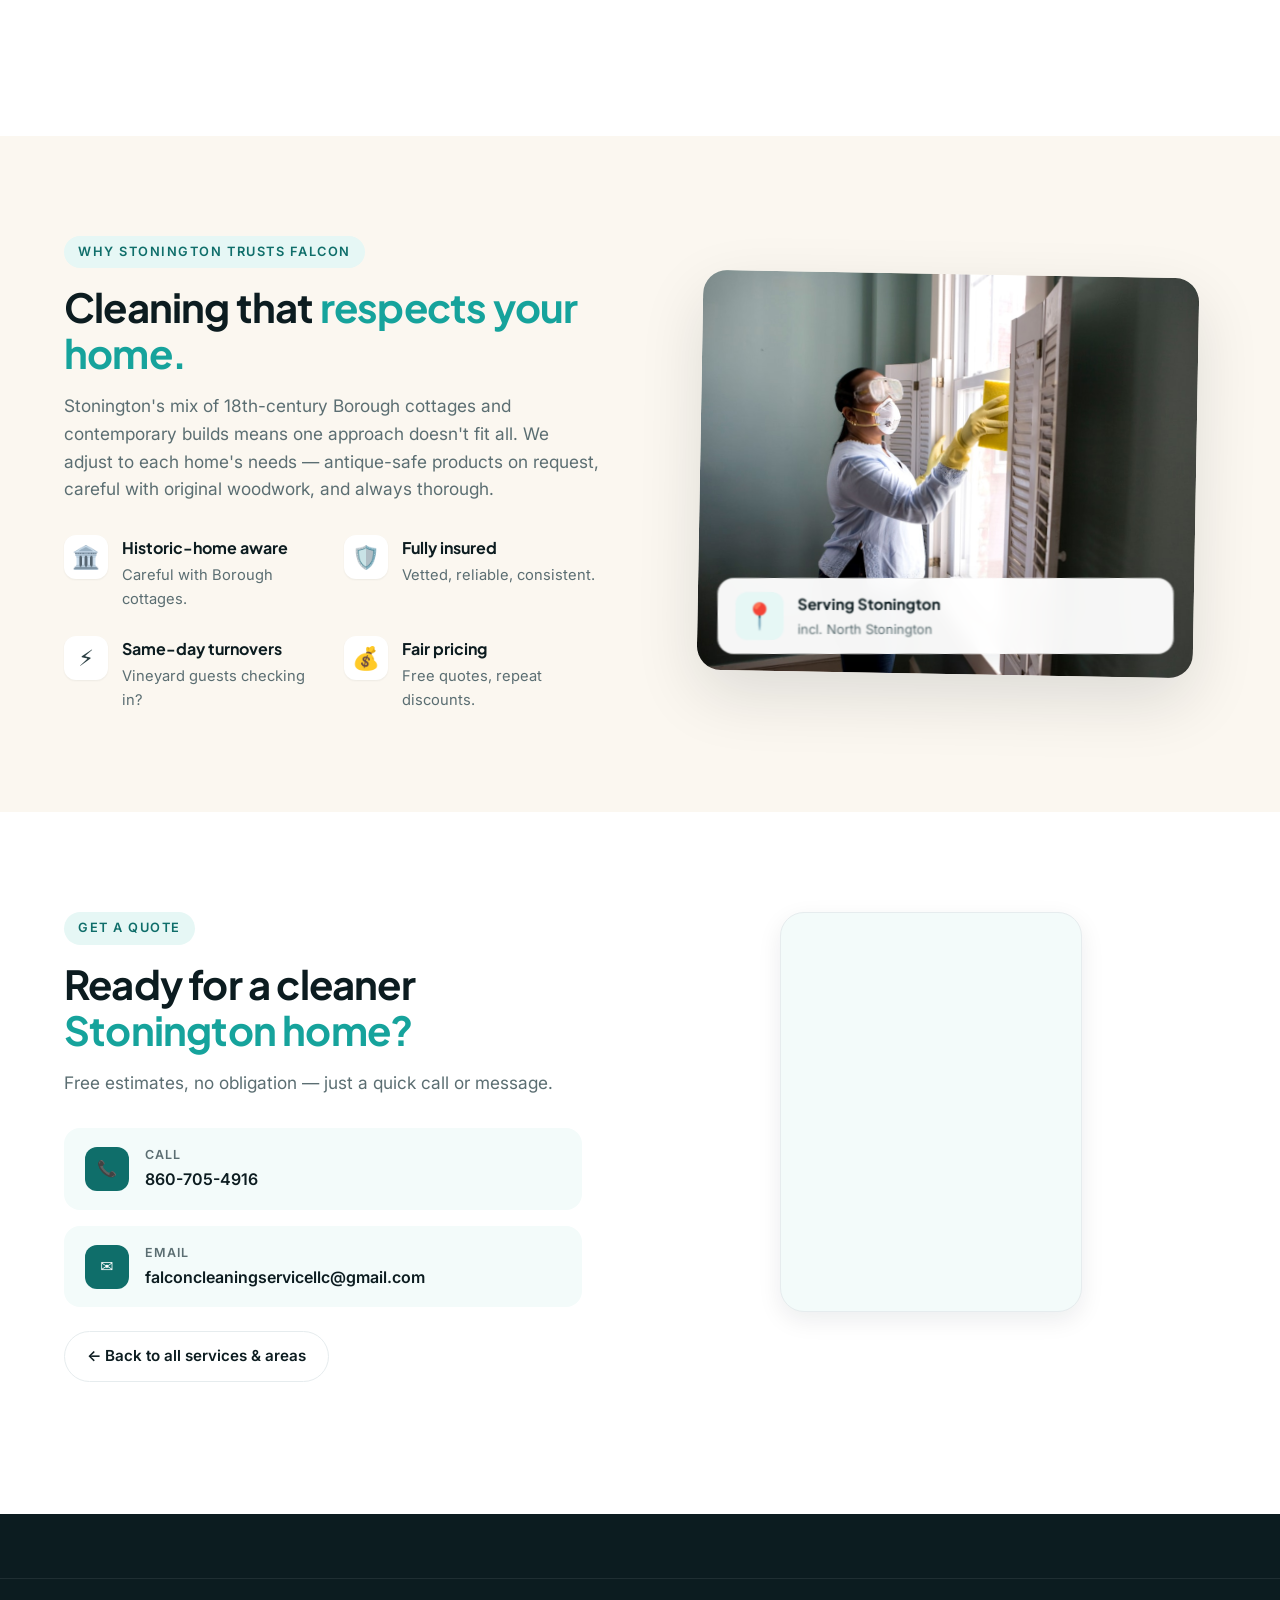
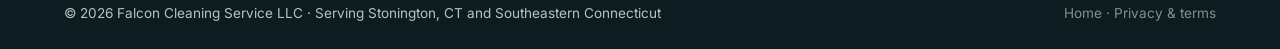
<file: stonington.html>
<!DOCTYPE html>
<html lang="en">
<head>
  <meta charset="UTF-8" />
  <meta name="viewport" content="width=device-width, initial-scale=1.0" />
  <meta name="theme-color" content="#0f6e6a" />
  <title>House Cleaning in Stonington, CT | Historic Homes &amp; Vacation Rentals | Falcon Cleaning</title>
  <meta name="description" content="Premium house cleaning in Stonington, Connecticut. Historic borough homes, vacation rental turnovers, vineyard guest houses. Free estimates. Call 860-705-4916." />
  <meta name="keywords" content="house cleaning Stonington CT, Stonington Borough cleaning, historic home cleaning, North Stonington cleaning" />
  <link rel="canonical" href="https://falcon-cleaning-ct.onrender.com/stonington.html" />
  <link rel="icon" type="image/svg+xml" href="favicon.svg" />

  <meta property="og:type" content="website" />
  <meta property="og:title" content="House Cleaning in Stonington, CT — Falcon Cleaning Service" />
  <meta property="og:description" content="Trusted cleaning for Stonington Borough homes, vacation rentals, and historic properties." />
  <meta property="og:image" content="https://falcon-cleaning-ct.onrender.com/images/hero-bedroom.jpg" />

  <script type="application/ld+json">
  {
    "@context": "https://schema.org",
    "@type": "Service",
    "name": "House Cleaning in Stonington, CT",
    "provider": { "@type": "CleaningService", "name": "Falcon Cleaning Service LLC", "telephone": "+1-860-705-4916" },
    "areaServed": { "@type": "City", "name": "Stonington, CT" },
    "description": "Professional cleaning for historic Stonington Borough homes, vacation rentals, and properties throughout Stonington, Connecticut."
  }
  </script>

  <link rel="preconnect" href="https://fonts.googleapis.com" />
  <link rel="preconnect" href="https://fonts.gstatic.com" crossorigin />
  <link href="https://fonts.googleapis.com/css2?family=Plus+Jakarta+Sans:wght@400;500;600;700;800&family=Inter:wght@400;500;600&display=swap" rel="stylesheet" />
  <link rel="stylesheet" href="styles.css" />

  <!-- Google tag (gtag.js) -->
  <script async src="https://www.googletagmanager.com/gtag/js?id=G-27G6CH4DCN"></script>
  <script>
    window.dataLayer = window.dataLayer || [];
    function gtag(){dataLayer.push(arguments);}
    gtag('js', new Date());
    gtag('config', 'G-27G6CH4DCN');
  </script>
</head>
<body>
  <div class="announcement">
    <span>Free estimates &nbsp;•&nbsp; Discounts for repeat customers &nbsp;•&nbsp; Call <a href="tel:8607054916">860-705-4916</a></span>
  </div>

  <header class="site-header" id="header">
    <div class="container nav-wrap">
      <a href="index.html" class="logo"><span class="logo-pill"><img src="images/logo.png" alt="Falcon Cleaning Services LLC" class="logo-img" /></span></a>
      <nav class="nav" id="nav">
        <a href="index.html#services">Services</a>
        <a href="index.html#areas">Areas</a>
        <a href="index.html#faq">FAQ</a>
        <a href="index.html#contact">Contact</a>
        <a href="tel:8607054916" class="btn btn-primary nav-cta">Call Now</a>
      </nav>
    </div>
  </header>

  <section class="hero">
    <div class="hero-bg" aria-hidden="true"></div>
    <div class="container hero-inner">
      <div class="hero-text">
        <span class="eyebrow">Stonington, Connecticut</span>
        <h1>House Cleaning in <span class="accent">Stonington, CT</span> — care for every detail.</h1>
        <p class="lede">Stonington homes deserve cleaning that respects their character — whether it's a historic Borough cottage near Water Street or a modern build out by Mystic Country Club. We handle each like it's our own.</p>
        <div class="hero-cta">
          <a href="tel:8607054916" class="btn btn-primary btn-lg">📞 860-705-4916</a>
          <a href="index.html#contact" class="btn btn-ghost btn-lg">Get a free estimate</a>
        </div>
        <ul class="trust-list">
          <li><span class="check">✓</span> Historic-home careful</li>
          <li><span class="check">✓</span> Vacation rental ready</li>
          <li><span class="check">✓</span> Insured &amp; trusted</li>
        </ul>
      </div>
      <div class="hero-visual">
        <div class="hero-photo"><img src="images/hero-bedroom.jpg" alt="Beautifully cleaned Stonington CT home" /></div>
      </div>
    </div>
  </section>

  <section class="services">
    <div class="container">
      <div class="section-head">
        <span class="eyebrow">Cleaning in Stonington</span>
        <h2>Services for <span class="accent">Stonington, CT</span></h2>
        <p>Borough homes, North Stonington farmhouses, vineyard guest houses, vacation rentals — we cover every corner of Stonington.</p>
      </div>
      <div class="services-grid">
        <article class="service-card">
          <div class="service-photo"><img src="images/clean-kitchen.jpg" alt="Stonington Borough home interior" /></div>
          <h3>Vacation Rental Turnovers</h3>
          <p>Whether your guests are visiting Mystic Aquarium or wine-tasting at Stonington Vineyards, your rental needs to be flawless. Same-day turnovers, hotel-level results.</p>
        </article>
        <article class="service-card featured">
          <div class="service-photo"><img src="images/her-mop.jpg" alt="Deep clean Stonington" /></div>
          <h3>Move-In / Move-Out Cleaning</h3>
          <p>Buying or selling in Stonington? Our deep-clean leaves the property absolutely spotless — appliances, cabinets, baseboards, bathrooms, top to bottom.</p>
        </article>
        <article class="service-card">
          <div class="service-photo"><img src="images/her-vacuum.jpg" alt="Recurring cleaning Stonington" /></div>
          <h3>Recurring Home Service</h3>
          <p>Weekly, biweekly, or monthly cleaning for Stonington homes. Same trusted person, every visit. Discounts for regulars.</p>
        </article>
      </div>
    </div>
  </section>

  <section class="why">
    <div class="container why-grid">
      <div class="why-text">
        <span class="eyebrow">Why Stonington trusts Falcon</span>
        <h2>Cleaning that <span class="accent">respects your home.</span></h2>
        <p>Stonington's mix of 18th-century Borough cottages and contemporary builds means one approach doesn't fit all. We adjust to each home's needs — antique-safe products on request, careful with original woodwork, and always thorough.</p>
        <div class="why-features">
          <div class="why-feature"><div class="wf-icon">🏛️</div><div><strong>Historic-home aware</strong><p>Careful with Borough cottages.</p></div></div>
          <div class="why-feature"><div class="wf-icon">🛡️</div><div><strong>Fully insured</strong><p>Vetted, reliable, consistent.</p></div></div>
          <div class="why-feature"><div class="wf-icon">⚡</div><div><strong>Same-day turnovers</strong><p>Vineyard guests checking in?</p></div></div>
          <div class="why-feature"><div class="wf-icon">💰</div><div><strong>Fair pricing</strong><p>Free quotes, repeat discounts.</p></div></div>
        </div>
      </div>
      <div class="why-visual">
        <div class="why-photo">
          <img src="images/cleaning-supplies.jpg" alt="Falcon Cleaning team in Stonington CT" />
          <div class="photo-badge"><div class="pb-icon">📍</div><div class="pb-text"><strong>Serving Stonington</strong><span>incl. North Stonington</span></div></div>
        </div>
      </div>
    </div>
  </section>

  <section class="contact">
    <div class="container contact-grid">
      <div class="contact-text">
        <span class="eyebrow">Get a quote</span>
        <h2>Ready for a cleaner <span class="accent">Stonington home?</span></h2>
        <p>Free estimates, no obligation — just a quick call or message.</p>
        <div class="contact-methods">
          <a href="tel:8607054916" class="contact-method"><div class="cm-icon">📞</div><div><span class="cm-label">Call</span><strong>860-705-4916</strong></div></a>
          <a href="mailto:falconcleaningservicellc@gmail.com" class="contact-method"><div class="cm-icon">✉️</div><div><span class="cm-label">Email</span><strong>falconcleaningservicellc@gmail.com</strong></div></a>
        </div>
        <p style="margin-top: 24px;"><a href="index.html" class="btn btn-ghost">&larr; Back to all services &amp; areas</a></p>
      </div>
      <div class="map-wrap" style="height: 400px;">
        <iframe src="https://www.openstreetmap.org/export/embed.html?bbox=-71.95,41.28,-71.83,41.42&layer=mapnik&marker=41.3354,-71.9070" width="100%" height="100%" style="border:0;" loading="lazy" title="Stonington, CT service area"></iframe>
      </div>
    </div>
  </section>

  <footer class="footer">
    <div class="footer-bottom">
      <div class="container footer-bottom-inner">
        <p>&copy; <span id="year">2026</span> Falcon Cleaning Service LLC · Serving Stonington, CT and Southeastern Connecticut</p>
        <p class="legal"><a href="index.html">Home</a> · <a href="privacy.html">Privacy &amp; terms</a></p>
      </div>
    </div>
  </footer>

  <a href="tel:8607054916" class="mobile-call"><span>📞 Call now</span></a>
  <script>document.getElementById('year').textContent = new Date().getFullYear();</script>
</body>
</html>
</file>
<file: styles.css>
/* =========================================================
   Falcon Cleaning Service — Modern, fresh design
   Color palette: deep teal + soft mint + warm cream
   ========================================================= */

:root {
  --teal-900: #0a3d3a;
  --teal-700: #0f6e6a;
  --teal-600: #16a39c;
  --teal-500: #1fbeb6;
  --teal-100: #e6f7f5;
  --teal-50:  #f3fbfa;

  --mint:     #c5efe8;
  --cream:    #fbf7f0;
  --sand:     #f5ede0;

  --ink-900:  #0c1c20;
  --ink-700:  #2b3f43;
  --ink-500:  #5b6e72;
  --ink-300:  #93a4a7;
  --ink-100:  #e6ecee;

  --white:    #ffffff;
  --shadow-sm: 0 1px 2px rgba(12, 28, 32, 0.06);
  --shadow-md: 0 8px 24px rgba(12, 28, 32, 0.08);
  --shadow-lg: 0 24px 64px rgba(12, 28, 32, 0.12);

  --radius-sm: 10px;
  --radius:    16px;
  --radius-lg: 24px;
  --radius-xl: 32px;

  --container: 1200px;

  --font-display: 'Plus Jakarta Sans', system-ui, -apple-system, sans-serif;
  --font-body:    'Inter', system-ui, -apple-system, sans-serif;
}

/* Reset */
*, *::before, *::after { box-sizing: border-box; }
* { margin: 0; }
html { scroll-behavior: smooth; }
body {
  font-family: var(--font-body);
  font-size: 16px;
  line-height: 1.6;
  color: var(--ink-700);
  background: var(--white);
  -webkit-font-smoothing: antialiased;
  -moz-osx-font-smoothing: grayscale;
}
img, svg { display: block; max-width: 100%; }
a { color: inherit; text-decoration: none; }
ul { list-style: none; padding: 0; }
button { font: inherit; cursor: pointer; border: none; background: none; }
input, select, textarea { font: inherit; }

/* Container */
.container {
  width: 100%;
  max-width: var(--container);
  margin: 0 auto;
  padding: 0 24px;
}

/* Headings */
h1, h2, h3, h4 {
  font-family: var(--font-display);
  color: var(--ink-900);
  line-height: 1.15;
  letter-spacing: -0.02em;
}
h1 { font-size: clamp(2.25rem, 5vw, 3.75rem); font-weight: 800; }
h2 { font-size: clamp(1.75rem, 3.5vw, 2.5rem); font-weight: 700; }
h3 { font-size: 1.25rem; font-weight: 700; }
h4 { font-size: 0.95rem; font-weight: 700; text-transform: uppercase; letter-spacing: 0.08em; }

.accent { color: var(--teal-600); }
.eyebrow {
  display: inline-block;
  font-size: 0.8rem;
  font-weight: 600;
  letter-spacing: 0.12em;
  text-transform: uppercase;
  color: var(--teal-700);
  background: var(--teal-100);
  padding: 6px 14px;
  border-radius: 999px;
  margin-bottom: 16px;
}

/* Buttons */
.btn {
  display: inline-flex;
  align-items: center;
  justify-content: center;
  gap: 8px;
  padding: 12px 22px;
  border-radius: 999px;
  font-weight: 600;
  font-size: 0.95rem;
  transition: transform 0.15s ease, box-shadow 0.2s ease, background 0.2s ease, color 0.2s ease;
  white-space: nowrap;
  cursor: pointer;
}
.btn-primary {
  background: var(--teal-700);
  color: var(--white);
  box-shadow: 0 6px 16px rgba(15, 110, 106, 0.28);
}
.btn-primary:hover { background: var(--teal-900); transform: translateY(-1px); box-shadow: 0 10px 22px rgba(15, 110, 106, 0.34); }
.btn-ghost {
  background: transparent;
  color: var(--ink-900);
  border: 1.5px solid var(--ink-100);
}
.btn-ghost:hover { background: var(--ink-900); color: var(--white); border-color: var(--ink-900); }
.btn-lg { padding: 16px 28px; font-size: 1rem; }
.btn-block { width: 100%; }

/* Announcement bar */
.announcement {
  background: var(--ink-900);
  color: var(--white);
  text-align: center;
  font-size: 0.85rem;
  padding: 10px 16px;
  letter-spacing: 0.01em;
}
.announcement a {
  color: var(--teal-500);
  font-weight: 600;
  text-decoration: underline;
  text-underline-offset: 3px;
}

/* Header */
.site-header {
  position: sticky;
  top: 0;
  z-index: 100;
  background: rgba(255, 255, 255, 0.92);
  backdrop-filter: saturate(180%) blur(16px);
  -webkit-backdrop-filter: saturate(180%) blur(16px);
  border-bottom: 1px solid transparent;
  transition: border-color 0.2s ease, box-shadow 0.2s ease;
}
.site-header.scrolled {
  border-bottom-color: var(--ink-100);
  box-shadow: var(--shadow-sm);
}
.nav-wrap {
  display: flex;
  align-items: center;
  justify-content: space-between;
  padding-top: 14px;
  padding-bottom: 14px;
  gap: 24px;
}
.logo {
  display: inline-flex;
  align-items: center;
  gap: 10px;
  color: var(--teal-700);
  font-family: var(--font-display);
  font-size: 1.15rem;
}
.logo-pill {
  display: inline-flex;
  align-items: center;
  justify-content: center;
  background: linear-gradient(135deg, var(--teal-700) 0%, var(--teal-900) 100%);
  padding: 9px 16px;
  border-radius: 12px;
  box-shadow: 0 4px 12px rgba(15, 110, 106, 0.22);
}
.logo-img {
  height: 32px;
  width: auto;
  display: block;
}
.footer-logo .logo-img,
.logo-img-light {
  height: 36px;
  filter: brightness(1.05);
}
.footer-logo { padding: 0; background: transparent; box-shadow: none; }

.nav {
  display: flex;
  align-items: center;
  gap: 28px;
}
.nav a {
  color: var(--ink-700);
  font-weight: 500;
  font-size: 0.95rem;
  position: relative;
  padding: 4px 0;
  transition: color 0.15s ease;
}
.nav a:not(.btn):hover { color: var(--teal-700); }
.nav a:not(.btn)::after {
  content: '';
  position: absolute;
  left: 0; right: 0; bottom: -2px;
  height: 2px;
  background: var(--teal-600);
  transform: scaleX(0);
  transform-origin: center;
  transition: transform 0.2s ease;
}
.nav a:not(.btn):hover::after { transform: scaleX(1); }
.nav-cta { padding: 10px 18px; font-size: 0.9rem; }

.menu-toggle {
  display: none;
  flex-direction: column;
  justify-content: space-around;
  width: 28px;
  height: 24px;
  padding: 0;
}
.menu-toggle span {
  display: block;
  height: 2.5px;
  width: 100%;
  background: var(--ink-900);
  border-radius: 2px;
  transition: transform 0.25s ease, opacity 0.2s ease;
}
.menu-toggle.open span:nth-child(1) { transform: translateY(8px) rotate(45deg); }
.menu-toggle.open span:nth-child(2) { opacity: 0; }
.menu-toggle.open span:nth-child(3) { transform: translateY(-8px) rotate(-45deg); }

/* Hero */
.hero {
  position: relative;
  padding: 80px 0 100px;
  overflow: hidden;
  background: linear-gradient(180deg, var(--teal-50) 0%, var(--white) 100%);
}
.hero-bg {
  position: absolute;
  inset: 0;
  pointer-events: none;
  background:
    radial-gradient(60% 50% at 80% 10%, rgba(31, 190, 182, 0.18) 0%, transparent 70%),
    radial-gradient(40% 40% at 10% 30%, rgba(197, 239, 232, 0.55) 0%, transparent 70%);
}
.hero-inner {
  display: grid;
  grid-template-columns: 1.1fr 0.9fr;
  gap: 64px;
  align-items: center;
  position: relative;
}
.hero-text { max-width: 600px; }
.hero h1 {
  margin-bottom: 20px;
}
.lede {
  font-size: 1.15rem;
  color: var(--ink-500);
  margin-bottom: 32px;
  max-width: 540px;
}
.hero-cta {
  display: flex;
  flex-wrap: wrap;
  gap: 12px;
  margin-bottom: 32px;
}
.trust-list {
  display: flex;
  flex-wrap: wrap;
  gap: 24px;
  font-size: 0.92rem;
  color: var(--ink-500);
  font-weight: 500;
}
.trust-list li { display: inline-flex; align-items: center; gap: 8px; }
.check {
  display: inline-flex;
  align-items: center;
  justify-content: center;
  width: 22px; height: 22px;
  border-radius: 50%;
  background: var(--teal-100);
  color: var(--teal-700);
  font-size: 0.8rem;
  font-weight: 700;
}

/* Hero photo + floating cards */
.hero-visual {
  position: relative;
  height: 520px;
}
.hero-photo {
  position: absolute;
  inset: 0;
  border-radius: var(--radius-xl);
  overflow: hidden;
  box-shadow: var(--shadow-lg);
  transform: rotate(-1.5deg);
}
.hero-photo img {
  width: 100%;
  height: 100%;
  object-fit: cover;
  display: block;
}
.hero-card {
  display: flex;
  align-items: center;
  gap: 14px;
  background: var(--white);
  padding: 14px 18px;
  border-radius: var(--radius);
  box-shadow: var(--shadow-md);
  border: 1px solid var(--ink-100);
}
.hero-card .hc-icon {
  font-size: 1.6rem;
  width: 48px; height: 48px;
  display: inline-flex;
  align-items: center;
  justify-content: center;
  background: var(--teal-100);
  border-radius: 12px;
  flex-shrink: 0;
}
.hc-text { display: flex; flex-direction: column; gap: 2px; }
.hc-text strong { color: var(--ink-900); font-family: var(--font-display); font-weight: 700; font-size: 0.95rem; }
.hc-text span { color: var(--ink-500); font-size: 0.82rem; }
.hc-stars {
  font-size: 1.1rem;
  color: var(--teal-500);
  letter-spacing: 0.05em;
  flex-shrink: 0;
}

.hero-card-floating {
  position: absolute;
  top: 32px;
  left: -28px;
  width: 240px;
  animation: float 6s ease-in-out infinite;
}
.hero-card-floating-2 {
  position: absolute;
  bottom: 36px;
  right: -16px;
  width: 260px;
  animation: float 7s ease-in-out infinite reverse;
}

@keyframes float {
  0%, 100% { transform: translateY(0); }
  50% { transform: translateY(-8px); }
}

/* Trust strip */
.trust-strip {
  background: var(--ink-900);
  color: var(--white);
  padding: 48px 0;
}
.trust-grid {
  display: grid;
  grid-template-columns: repeat(4, 1fr);
  gap: 32px;
  text-align: center;
}
.trust-item .ti-num {
  font-family: var(--font-display);
  font-size: 2.25rem;
  font-weight: 800;
  color: var(--teal-500);
  line-height: 1;
  margin-bottom: 8px;
}
.trust-item .ti-label { color: rgba(255, 255, 255, 0.7); font-size: 0.92rem; }

/* Section heads */
.section-head {
  text-align: center;
  max-width: 720px;
  margin: 0 auto 56px;
}
.section-head p { color: var(--ink-500); font-size: 1.08rem; margin-top: 14px; }

/* Services */
.services {
  padding: 100px 0;
  background: var(--white);
}
.services-grid {
  display: grid;
  grid-template-columns: repeat(3, 1fr);
  gap: 24px;
  margin-bottom: 56px;
}
.service-card {
  position: relative;
  background: var(--white);
  padding: 0 0 30px;
  border-radius: var(--radius-lg);
  border: 1.5px solid var(--ink-100);
  overflow: hidden;
  transition: transform 0.25s ease, box-shadow 0.25s ease, border-color 0.25s ease;
}
.service-card > .service-icon,
.service-card > h3,
.service-card > p,
.service-card > .service-points { margin-left: 30px; margin-right: 30px; }
.service-card:hover {
  transform: translateY(-6px);
  box-shadow: var(--shadow-lg);
  border-color: transparent;
}
.service-photo {
  position: relative;
  height: 180px;
  overflow: hidden;
  margin-bottom: 24px;
}
.service-photo img {
  width: 100%;
  height: 100%;
  object-fit: cover;
  display: block;
  transition: transform 0.4s ease;
}
.service-card:hover .service-photo img {
  transform: scale(1.05);
}
.service-card.featured {
  background: linear-gradient(160deg, var(--teal-700) 0%, var(--teal-900) 100%);
  color: rgba(255, 255, 255, 0.92);
  border-color: transparent;
}
.service-card.featured h3 { color: var(--white); }
.service-card.featured .badge { top: 200px; }
.service-card.featured .service-icon {
  background: rgba(255, 255, 255, 0.16);
  color: var(--white);
}
.service-card.featured .service-points li::before { background: var(--teal-500); }
.badge {
  position: absolute;
  top: 20px; right: 20px;
  background: var(--teal-500);
  color: var(--ink-900);
  font-size: 0.72rem;
  font-weight: 700;
  text-transform: uppercase;
  letter-spacing: 0.08em;
  padding: 6px 12px;
  border-radius: 999px;
}
.service-icon {
  width: 60px; height: 60px;
  border-radius: 16px;
  background: var(--teal-100);
  color: var(--teal-700);
  display: inline-flex;
  align-items: center;
  justify-content: center;
  margin-bottom: 24px;
}
.service-card h3 { margin-bottom: 12px; }
.service-card p { margin-bottom: 20px; opacity: 0.92; }
.service-points li {
  position: relative;
  padding-left: 24px;
  margin-bottom: 8px;
  font-size: 0.93rem;
}
.service-points li::before {
  content: '';
  position: absolute;
  left: 0; top: 9px;
  width: 14px; height: 2px;
  background: var(--teal-600);
  border-radius: 2px;
}

.services-cta {
  text-align: center;
  background: var(--teal-50);
  padding: 32px 24px;
  border-radius: var(--radius-lg);
  display: flex;
  align-items: center;
  justify-content: space-between;
  gap: 24px;
  flex-wrap: wrap;
}
.services-cta p { font-size: 1.05rem; color: var(--ink-700); margin: 0; flex: 1; min-width: 280px; text-align: left; }

/* Why us */
.why {
  padding: 100px 0;
  background: var(--cream);
}
.why-grid {
  display: grid;
  grid-template-columns: 1fr 1fr;
  gap: 80px;
  align-items: center;
}
.why-text h2 { margin-bottom: 16px; }
.why-text > p { font-size: 1.08rem; color: var(--ink-500); margin-bottom: 32px; }
.why-features {
  display: grid;
  grid-template-columns: 1fr 1fr;
  gap: 24px;
}
.why-feature {
  display: flex;
  gap: 14px;
  align-items: flex-start;
}
.wf-icon {
  font-size: 1.4rem;
  flex-shrink: 0;
  width: 44px; height: 44px;
  display: inline-flex;
  align-items: center;
  justify-content: center;
  background: var(--white);
  border-radius: 12px;
  box-shadow: var(--shadow-sm);
}
.why-feature strong {
  display: block;
  color: var(--ink-900);
  font-family: var(--font-display);
  font-weight: 700;
  margin-bottom: 4px;
}
.why-feature p { font-size: 0.92rem; color: var(--ink-500); margin: 0; }

.why-visual {
  position: relative;
  height: 460px;
}
.visual-shape {
  position: absolute;
  border-radius: 50%;
  filter: blur(2px);
  opacity: 0.7;
}
.shape-1 {
  width: 280px; height: 280px;
  background: radial-gradient(circle, var(--mint) 0%, transparent 70%);
  top: 20px; left: 20px;
}
.shape-2 {
  width: 220px; height: 220px;
  background: radial-gradient(circle, rgba(31, 190, 182, 0.4) 0%, transparent 70%);
  bottom: 40px; right: 40px;
}
.why-photo {
  position: relative;
  z-index: 2;
  border-radius: var(--radius-lg);
  overflow: hidden;
  box-shadow: var(--shadow-lg);
  margin: 30px 20px;
  height: 400px;
  transform: rotate(1deg);
}
.why-photo img {
  width: 100%;
  height: 100%;
  object-fit: cover;
  display: block;
}
.photo-badge {
  position: absolute;
  bottom: 20px;
  left: 20px;
  right: 20px;
  display: flex;
  align-items: center;
  gap: 14px;
  background: rgba(255, 255, 255, 0.96);
  backdrop-filter: blur(8px);
  padding: 14px 18px;
  border-radius: var(--radius);
  box-shadow: var(--shadow-md);
  transform: rotate(-1deg);
}
.pb-icon {
  font-size: 1.6rem;
  width: 48px; height: 48px;
  display: inline-flex;
  align-items: center;
  justify-content: center;
  background: var(--teal-100);
  border-radius: 12px;
  flex-shrink: 0;
}
.pb-text { display: flex; flex-direction: column; gap: 2px; }
.pb-text strong { color: var(--ink-900); font-family: var(--font-display); font-weight: 700; font-size: 0.95rem; }
.pb-text span { color: var(--ink-500); font-size: 0.82rem; }

/* Areas */
.areas {
  padding: 100px 0;
  background: var(--white);
}
.towns-grid {
  display: flex;
  flex-wrap: wrap;
  justify-content: center;
  gap: 12px;
  max-width: 900px;
  margin: 0 auto;
}
.town {
  display: inline-flex;
  align-items: center;
  padding: 10px 20px;
  background: var(--teal-50);
  color: var(--teal-900);
  border-radius: 999px;
  font-weight: 500;
  font-size: 0.95rem;
  border: 1.5px solid transparent;
  transition: all 0.2s ease;
  cursor: default;
}
.town:hover {
  background: var(--teal-700);
  color: var(--white);
  transform: translateY(-2px);
}
.town-link {
  background: var(--white);
  border-color: var(--teal-600);
  color: var(--teal-700);
  font-weight: 600;
  cursor: pointer;
}
.town-link:hover {
  background: var(--teal-700);
  color: var(--white);
  border-color: var(--teal-700);
}

/* Facebook icon button (header) */
.nav-fb {
  display: inline-flex;
  align-items: center;
  justify-content: center;
  width: 38px;
  height: 38px;
  border-radius: 50%;
  background: var(--teal-100);
  color: var(--teal-700);
  transition: background 0.2s ease, color 0.2s ease, transform 0.2s ease;
}
.nav-fb:hover {
  background: #1877f2;
  color: var(--white);
  transform: translateY(-2px);
}
.nav-fb::after { display: none !important; }

.footer-social {
  display: inline-flex;
  align-items: center;
  gap: 10px;
  margin-top: 16px;
  padding: 10px 16px;
  background: rgba(255, 255, 255, 0.06);
  border: 1px solid rgba(255, 255, 255, 0.12);
  border-radius: 999px;
  color: rgba(255, 255, 255, 0.85);
  font-weight: 500;
  font-size: 0.9rem;
  transition: background 0.2s ease, color 0.2s ease, border-color 0.2s ease;
}
.footer-social:hover {
  background: #1877f2;
  border-color: #1877f2;
  color: var(--white);
}

/* Testimonials */
.testimonials {
  padding: 100px 0;
  background: var(--cream);
}
.testimonials-grid {
  display: grid;
  grid-template-columns: repeat(3, 1fr);
  gap: 24px;
  margin-bottom: 56px;
}
.testimonial-card {
  background: var(--white);
  padding: 32px 28px;
  border-radius: var(--radius-lg);
  border: 1.5px solid var(--ink-100);
  transition: transform 0.25s ease, box-shadow 0.25s ease;
  display: flex;
  flex-direction: column;
  gap: 16px;
}
.testimonial-card:hover {
  transform: translateY(-4px);
  box-shadow: var(--shadow-md);
}
.t-stars {
  color: #fbbf24;
  font-size: 1.1rem;
  letter-spacing: 0.1em;
}
.t-quote {
  color: var(--ink-700);
  font-size: 1rem;
  line-height: 1.65;
  margin: 0;
  flex: 1;
}
.t-author {
  display: flex;
  flex-direction: column;
  gap: 2px;
  padding-top: 12px;
  border-top: 1px solid var(--ink-100);
}
.t-author strong {
  color: var(--ink-900);
  font-family: var(--font-display);
  font-weight: 700;
  font-size: 0.95rem;
}
.t-author span {
  color: var(--ink-500);
  font-size: 0.82rem;
}

.fb-cta {
  text-align: center;
  margin-bottom: 48px;
  padding: 24px 32px;
  background: var(--white);
  border-radius: var(--radius-lg);
  border: 1.5px solid var(--ink-100);
  display: flex;
  align-items: center;
  justify-content: space-between;
  gap: 24px;
  flex-wrap: wrap;
}
.fb-cta p {
  color: var(--ink-700);
  margin: 0;
  flex: 1;
  min-width: 280px;
  text-align: left;
  font-size: 1rem;
}
.fb-cta .btn-primary {
  background: #1877f2;
  box-shadow: 0 6px 16px rgba(24, 119, 242, 0.28);
}
.fb-cta .btn-primary:hover {
  background: #145dbf;
  box-shadow: 0 10px 22px rgba(24, 119, 242, 0.34);
}

.fb-embed-wrap {
  display: flex;
  justify-content: center;
}
.fb-embed-wrap iframe {
  max-width: 100%;
  box-shadow: var(--shadow-md);
  background: var(--white);
}

/* Map */
.map-wrap {
  max-width: 1000px;
  margin: 0 auto 48px;
  border-radius: 24px;
  overflow: hidden;
  box-shadow: var(--shadow-md);
  border: 1.5px solid var(--ink-100);
  background: var(--teal-50);
}
.map-attribution {
  text-align: center;
  font-size: 0.78rem;
  color: var(--ink-500);
  padding: 8px 12px;
  background: var(--white);
  margin: 0;
}
.map-attribution a { color: var(--teal-700); font-weight: 600; }

/* FAQ */
.faq {
  padding: 100px 0;
  background: var(--cream);
}
.faq-grid {
  max-width: 820px;
  margin: 0 auto;
  display: flex;
  flex-direction: column;
  gap: 12px;
}
.faq-item {
  background: var(--white);
  border-radius: var(--radius);
  border: 1.5px solid var(--ink-100);
  overflow: hidden;
  transition: border-color 0.2s ease, box-shadow 0.2s ease;
}
.faq-item[open] {
  border-color: var(--teal-600);
  box-shadow: var(--shadow-sm);
}
.faq-item summary {
  display: flex;
  align-items: center;
  justify-content: space-between;
  gap: 16px;
  padding: 20px 24px;
  cursor: pointer;
  font-weight: 600;
  color: var(--ink-900);
  font-family: var(--font-display);
  font-size: 1.05rem;
  list-style: none;
  user-select: none;
}
.faq-item summary::-webkit-details-marker { display: none; }
.faq-item summary::after {
  content: '+';
  font-size: 1.5rem;
  font-weight: 400;
  color: var(--teal-700);
  transition: transform 0.25s ease;
  flex-shrink: 0;
  line-height: 1;
}
.faq-item[open] summary::after {
  transform: rotate(45deg);
}
.faq-item p {
  padding: 0 24px 22px;
  color: var(--ink-500);
  line-height: 1.65;
  margin: 0;
  font-size: 0.97rem;
}
.faq-item p a { color: var(--teal-700); font-weight: 600; }

/* Sticky mobile call button */
.mobile-call {
  position: fixed;
  bottom: 16px;
  right: 16px;
  display: none;
  align-items: center;
  gap: 8px;
  background: var(--teal-700);
  color: var(--white);
  padding: 14px 20px;
  border-radius: 999px;
  font-weight: 600;
  font-size: 0.95rem;
  box-shadow: 0 8px 24px rgba(15, 110, 106, 0.45);
  z-index: 90;
  transition: transform 0.2s ease, background 0.2s ease;
}
.mobile-call:hover { background: var(--teal-900); transform: translateY(-2px); }

/* Hours */
.hours-section {
  padding: 100px 0;
  background: linear-gradient(135deg, var(--teal-900) 0%, var(--teal-700) 100%);
  color: var(--white);
  position: relative;
  overflow: hidden;
}
.hours-section::before {
  content: '';
  position: absolute;
  top: -50%; right: -10%;
  width: 600px; height: 600px;
  background: radial-gradient(circle, rgba(31, 190, 182, 0.25) 0%, transparent 70%);
  border-radius: 50%;
}
.hours-grid {
  display: grid;
  grid-template-columns: 1fr 1fr;
  gap: 64px;
  align-items: center;
  position: relative;
  z-index: 2;
}
.hours-text h2 { color: var(--white); margin-bottom: 16px; }
.hours-text .eyebrow {
  background: rgba(255, 255, 255, 0.12);
  color: var(--teal-500);
}
.hours-text > p {
  color: rgba(255, 255, 255, 0.78);
  font-size: 1.08rem;
  margin-bottom: 28px;
}
.hours-text .btn-primary {
  background: var(--teal-500);
  color: var(--ink-900);
}
.hours-text .btn-primary:hover { background: var(--white); color: var(--ink-900); }

.hours-card {
  background: rgba(255, 255, 255, 0.06);
  border: 1px solid rgba(255, 255, 255, 0.12);
  backdrop-filter: blur(8px);
  border-radius: var(--radius-lg);
  padding: 12px 28px;
}
.hours-row {
  display: flex;
  justify-content: space-between;
  align-items: center;
  padding: 16px 0;
  font-size: 1rem;
}
.hours-row + .hours-row { border-top: 1px solid rgba(255, 255, 255, 0.1); }
.hours-row span:first-child { color: rgba(255, 255, 255, 0.7); font-weight: 500; }
.hours-row span:last-child { color: var(--white); font-weight: 600; font-family: var(--font-display); }

/* Contact */
.contact {
  padding: 100px 0;
  background: var(--white);
}
.contact-grid {
  display: grid;
  grid-template-columns: 1fr 1.1fr;
  gap: 64px;
  align-items: start;
}
.contact-text h2 { margin-bottom: 16px; }
.contact-text > p {
  font-size: 1.08rem;
  color: var(--ink-500);
  margin-bottom: 32px;
}
.contact-methods {
  display: flex;
  flex-direction: column;
  gap: 16px;
}
.contact-method {
  display: flex;
  align-items: center;
  gap: 16px;
  padding: 16px 20px;
  background: var(--teal-50);
  border-radius: var(--radius);
  border: 1.5px solid transparent;
  transition: all 0.2s ease;
}
a.contact-method:hover {
  background: var(--white);
  border-color: var(--teal-600);
  transform: translateX(4px);
}
.cm-icon {
  width: 44px; height: 44px;
  display: inline-flex;
  align-items: center;
  justify-content: center;
  background: var(--teal-700);
  color: var(--white);
  border-radius: 12px;
  flex-shrink: 0;
}
.cm-label {
  display: block;
  font-size: 0.78rem;
  text-transform: uppercase;
  letter-spacing: 0.08em;
  color: var(--ink-500);
  font-weight: 600;
  margin-bottom: 2px;
}
.contact-method strong {
  color: var(--ink-900);
  font-weight: 600;
  word-break: break-word;
}

.contact-form {
  background: var(--white);
  padding: 36px;
  border-radius: var(--radius-lg);
  border: 1.5px solid var(--ink-100);
  box-shadow: var(--shadow-md);
}
.contact-form h3 {
  font-size: 1.4rem;
  margin-bottom: 24px;
}
.form-row {
  display: grid;
  grid-template-columns: 1fr 1fr;
  gap: 16px;
}
.form-field { margin-bottom: 16px; }
.form-field label {
  display: block;
  font-size: 0.85rem;
  font-weight: 600;
  color: var(--ink-700);
  margin-bottom: 6px;
}
.form-field input,
.form-field select,
.form-field textarea {
  width: 100%;
  padding: 12px 14px;
  border: 1.5px solid var(--ink-100);
  border-radius: var(--radius-sm);
  background: var(--white);
  color: var(--ink-900);
  font-size: 0.95rem;
  transition: border-color 0.15s ease, box-shadow 0.15s ease;
}
.form-field input:focus,
.form-field select:focus,
.form-field textarea:focus {
  outline: none;
  border-color: var(--teal-600);
  box-shadow: 0 0 0 3px rgba(22, 163, 156, 0.15);
}
.form-field textarea { resize: vertical; min-height: 100px; }
.form-note {
  font-size: 0.85rem;
  color: var(--ink-500);
  margin-top: 14px;
  text-align: center;
}
.form-note a { color: var(--teal-700); font-weight: 600; }
.form-success {
  margin-top: 16px;
  padding: 14px 18px;
  background: var(--teal-50);
  color: var(--teal-900);
  border-radius: var(--radius-sm);
  border-left: 4px solid var(--teal-600);
  font-size: 0.92rem;
}

/* Legal page (privacy / terms) */
.legal-page {
  padding: 64px 0 96px;
  background: var(--white);
  min-height: 60vh;
}
.legal-inner {
  max-width: 760px;
}
.legal-back {
  display: inline-block;
  color: var(--teal-700);
  font-weight: 600;
  font-size: 0.9rem;
  margin-bottom: 24px;
  transition: color 0.15s ease;
}
.legal-back:hover { color: var(--teal-900); }
.legal-page h1 {
  font-size: clamp(2rem, 4vw, 2.75rem);
  margin-bottom: 8px;
}
.legal-meta { color: var(--ink-500); font-size: 0.9rem; margin-bottom: 32px; }
.legal-page h2 {
  font-size: 1.5rem;
  margin-top: 40px;
  margin-bottom: 16px;
  padding-bottom: 12px;
  border-bottom: 2px solid var(--teal-100);
}
.legal-page h3 {
  font-size: 1.05rem;
  margin-top: 24px;
  margin-bottom: 8px;
  color: var(--ink-900);
}
.legal-page p {
  margin-bottom: 14px;
  color: var(--ink-700);
}
.legal-page a {
  color: var(--teal-700);
  font-weight: 600;
  text-decoration: underline;
  text-underline-offset: 3px;
}
.legal-page a:hover { color: var(--teal-900); }
.legal-page hr {
  margin: 40px 0;
  border: none;
  border-top: 1px solid var(--ink-100);
}

/* Footer */
.footer {
  background: var(--ink-900);
  color: rgba(255, 255, 255, 0.72);
  padding: 64px 0 0;
}
.footer-grid {
  display: grid;
  grid-template-columns: 2fr 1fr 1.2fr 1fr;
  gap: 48px;
  padding-bottom: 48px;
}
.footer .logo-text strong,
.footer .logo-text { color: var(--white); }
.footer-brand p { font-size: 0.92rem; margin-top: 16px; max-width: 320px; }
.footer-col h4 { color: var(--white); margin-bottom: 16px; }
.footer-col ul li { margin-bottom: 10px; font-size: 0.92rem; }
.footer-col a:hover { color: var(--teal-500); }

.review-cta {
  display: inline-flex;
  flex-direction: column;
  align-items: flex-start;
  gap: 4px;
  margin-top: 16px;
  padding: 10px 16px;
  background: var(--teal-700);
  color: var(--white) !important;
  border-radius: var(--radius-sm);
  font-weight: 600;
  font-size: 0.85rem;
  transition: background 0.15s ease, transform 0.15s ease;
}
.review-cta:hover {
  background: var(--teal-500) !important;
  color: var(--ink-900) !important;
  transform: translateY(-1px);
}
.review-stars {
  color: #fbbf24;
  font-size: 0.95rem;
  letter-spacing: 0.05em;
}

.footer-bottom {
  border-top: 1px solid rgba(255, 255, 255, 0.08);
  padding: 24px 0;
}
.footer-bottom-inner {
  display: flex;
  justify-content: space-between;
  flex-wrap: wrap;
  gap: 16px;
  font-size: 0.85rem;
}
.footer-bottom .legal { color: rgba(255, 255, 255, 0.5); }

/* Responsive */
@media (max-width: 960px) {
  .hero-inner { grid-template-columns: 1fr; gap: 40px; }
  .hero-visual { height: 420px; max-width: 480px; margin: 0 auto; }
  .hero-card-floating { left: -12px; width: 200px; }
  .hero-card-floating-2 { right: -8px; width: 220px; }
  .services-grid { grid-template-columns: 1fr; }
  .testimonials-grid { grid-template-columns: 1fr; }
  .why-grid { grid-template-columns: 1fr; gap: 48px; }
  .why-features { grid-template-columns: 1fr; }
  .why-visual { height: auto; max-width: 480px; margin: 0 auto; }
  .why-photo { height: 340px; }
  .hours-grid { grid-template-columns: 1fr; gap: 40px; }
  .contact-grid { grid-template-columns: 1fr; gap: 40px; }
  .trust-grid { grid-template-columns: repeat(2, 1fr); gap: 24px; }
  .footer-grid { grid-template-columns: 1fr 1fr; gap: 32px; }
}

@media (max-width: 720px) {
  .mobile-call { display: inline-flex; }
  .nav {
    position: absolute;
    top: 100%; left: 0; right: 0;
    flex-direction: column;
    align-items: stretch;
    gap: 0;
    background: var(--white);
    padding: 16px 24px;
    box-shadow: var(--shadow-lg);
    border-bottom: 1px solid var(--ink-100);
    transform: translateY(-10px);
    opacity: 0;
    visibility: hidden;
    transition: all 0.2s ease;
  }
  .nav.open {
    transform: translateY(0);
    opacity: 1;
    visibility: visible;
  }
  .nav a { padding: 12px 0; border-bottom: 1px solid var(--ink-100); }
  .nav a:last-child { border-bottom: none; }
  .nav-cta { margin-top: 8px; text-align: center; }
  .menu-toggle { display: flex; }
  .hero { padding: 56px 0 64px; }
  .services, .why, .testimonials, .areas, .faq, .hours-section, .contact { padding: 64px 0; }
  .fb-cta { flex-direction: column; text-align: center; }
  .fb-cta p { text-align: center; }
  .faq-item summary { padding: 16px 18px; font-size: 0.98rem; }
  .faq-item p { padding: 0 18px 18px; font-size: 0.92rem; }
  .map-wrap { margin-bottom: 32px; }
  .services-cta { flex-direction: column; text-align: center; }
  .services-cta p { text-align: center; }
  .form-row { grid-template-columns: 1fr; gap: 0; }
  .footer-grid { grid-template-columns: 1fr; }
  .footer-bottom-inner { flex-direction: column; text-align: center; }
}

@media (max-width: 480px) {
  .announcement { font-size: 0.78rem; }
  .trust-grid { grid-template-columns: 1fr; }
  .hero-card-floating { width: 180px; left: -8px; }
  .hero-card-floating-2 { width: 200px; right: -4px; }
  .contact-form { padding: 24px; }
  .service-card > .service-icon,
  .service-card > h3,
  .service-card > p,
  .service-card > .service-points { margin-left: 22px; margin-right: 22px; }
}

/* Reduce motion */
@media (prefers-reduced-motion: reduce) {
  *, *::before, *::after {
    animation-duration: 0.01ms !important;
    transition-duration: 0.01ms !important;
  }
  html { scroll-behavior: auto; }
}
</file>
